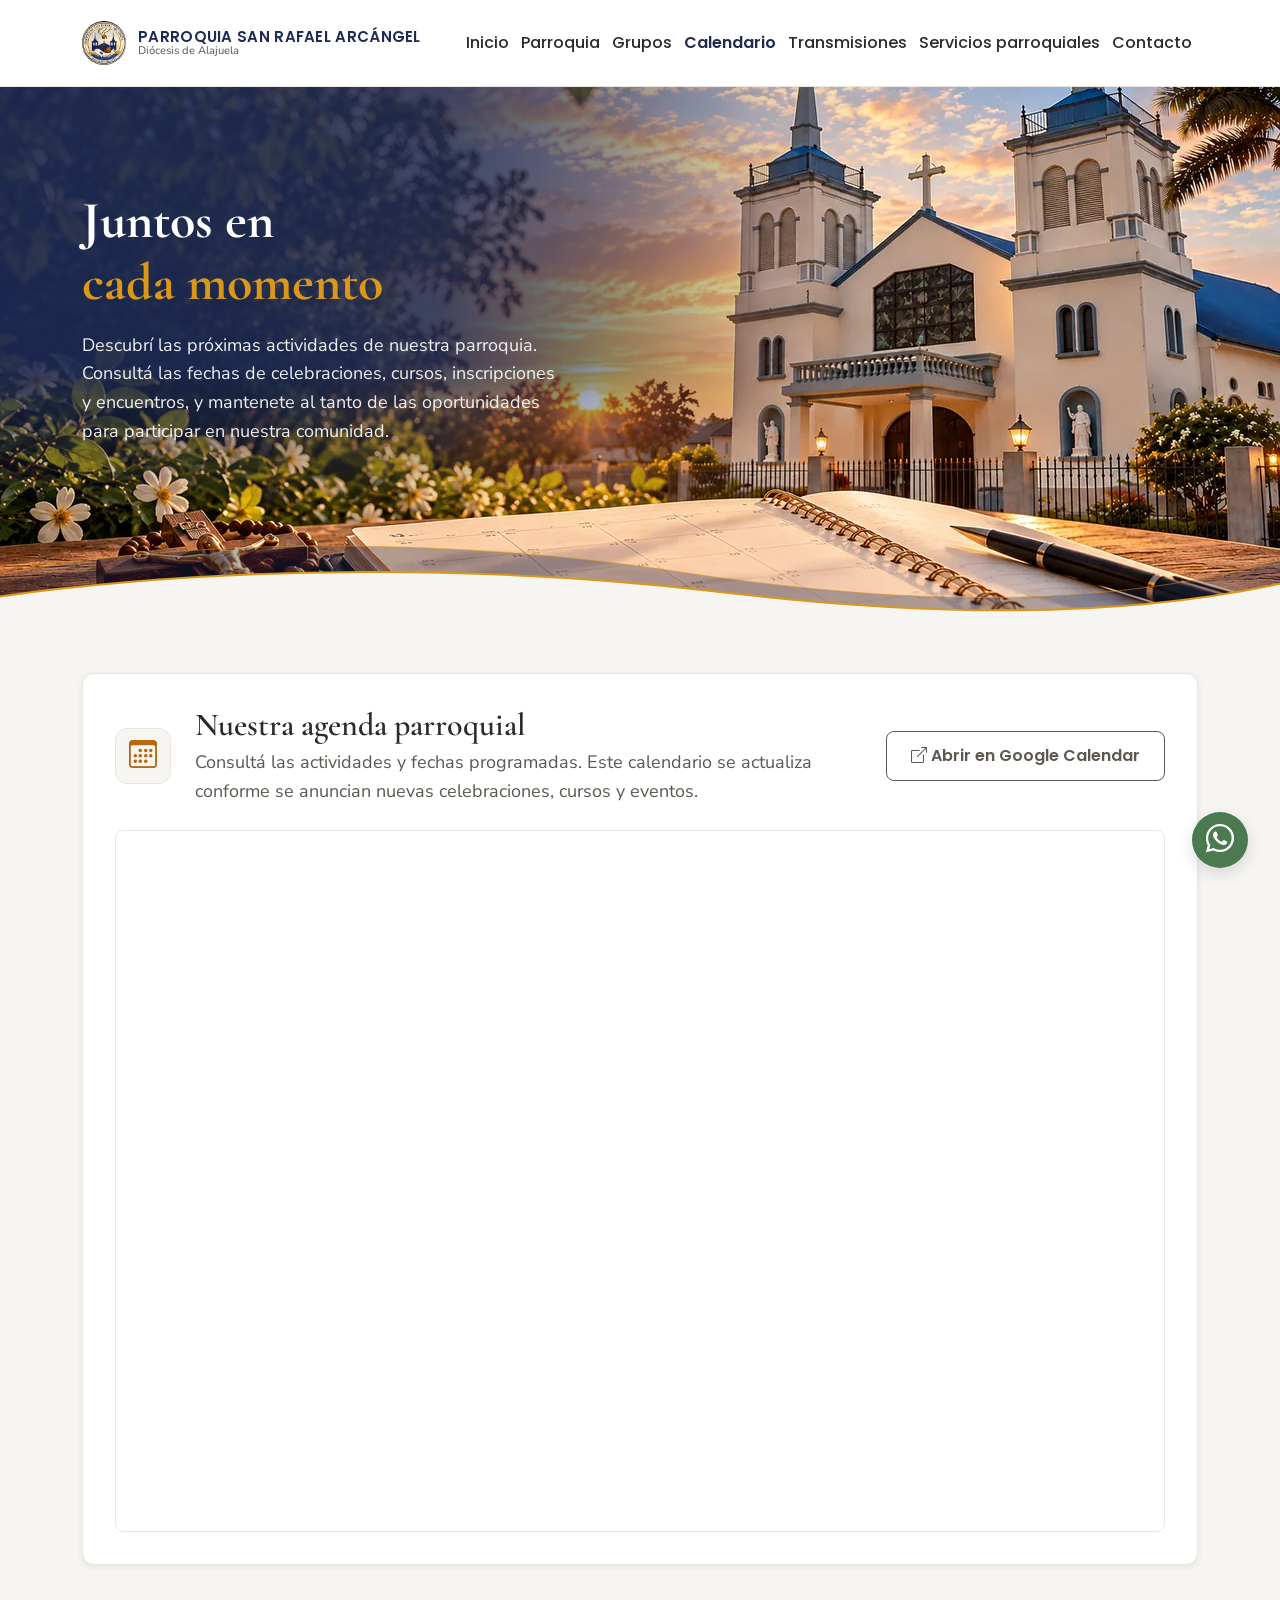
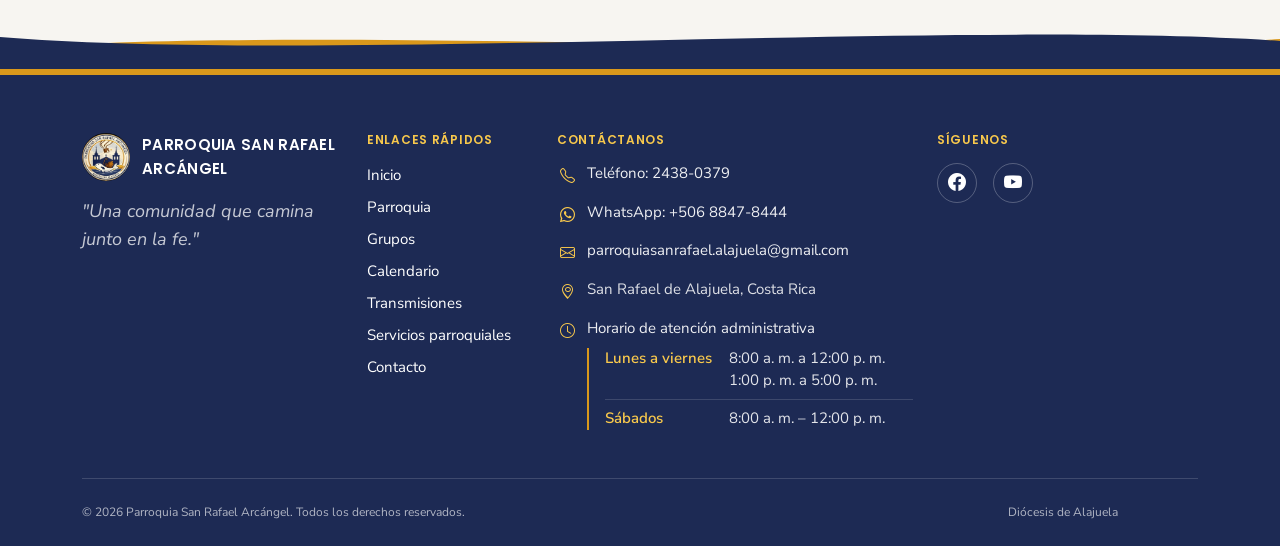
<file: pages/calendario.html>
<!doctype html>
<html lang="es">
  <head>
    <meta charset="UTF-8" />
    <meta name="viewport" content="width=device-width, initial-scale=1.0" />
    <title>Calendario | Parroquia San Rafael Arcángel</title>
    <meta
      name="description"
      content="Consulta el calendario de actividades y eventos de la Parroquia San Rafael Arcángel."
    />
    <meta property="og:type" content="website" />
    <meta property="og:locale" content="es_CR" />
    <meta property="og:title" content="Calendario | Parroquia San Rafael Arcángel" />
    <meta
      property="og:description"
      content="Consulta el calendario de actividades y eventos de la Parroquia San Rafael Arcángel."
    />

    <!-- Favicon (logotipo institucional) -->
    <link rel="icon" href="../favicon.ico" sizes="any" />
    <link rel="icon" type="image/png" sizes="32x32" href="../assets/icons/favicon-32x32.png" />
    <link rel="apple-touch-icon" href="../assets/icons/apple-touch-icon.png" />

    <!-- Google Fonts -->
    <link rel="preconnect" href="https://fonts.googleapis.com" />
    <link rel="preconnect" href="https://fonts.gstatic.com" crossorigin />
    <link
      href="https://fonts.googleapis.com/css2?family=Cormorant+Garamond:wght@500;600;700&family=Poppins:wght@500;600&family=Nunito+Sans:wght@400&display=swap"
      rel="stylesheet"
    />

    <!-- Bootstrap 5.3.x -->
    <link
      href="https://cdn.jsdelivr.net/npm/bootstrap@5.3.3/dist/css/bootstrap.min.css"
      rel="stylesheet"
    />

    <!-- Bootstrap Icons -->
    <link
      rel="stylesheet"
      href="https://cdn.jsdelivr.net/npm/bootstrap-icons@1.11.3/font/bootstrap-icons.min.css"
    />

    <!-- Estilos propios -->
    <link rel="stylesheet" href="../assets/css/variables.css" />
    <link rel="stylesheet" href="../assets/css/main.css" />
    <link rel="stylesheet" href="../assets/css/components.css" />
    <link rel="stylesheet" href="../assets/css/calendario.css" />
  </head>

  <body>
    <a class="visually-hidden-focusable" href="#main-content">Saltar al contenido principal</a>

    <!-- ===================== NAVBAR (global, igual que Inicio, Parroquia y Grupos) ===================== -->
    <header>
      <nav class="navbar navbar-expand-xl sticky-top site-navbar" aria-label="Navegación principal">
        <div class="container">
          <a class="navbar-brand" href="../index.html">
            <img
              src="../assets/img/logo/Logo.jpeg"
              alt="Escudo de la Parroquia San Rafael Arcángel"
              class="site-navbar__logo"
              width="44"
              height="44"
            />
            <span class="site-navbar__wordmark">
              <strong>Parroquia San Rafael Arcángel</strong>
              <small>Diócesis de Alajuela</small>
            </span>
          </a>

          <button
            class="navbar-toggler"
            type="button"
            data-bs-toggle="collapse"
            data-bs-target="#mainNav"
            aria-controls="mainNav"
            aria-expanded="false"
            aria-label="Abrir menú de navegación"
          >
            <span class="navbar-toggler-icon"></span>
          </button>

          <div class="collapse navbar-collapse" id="mainNav">
            <ul class="navbar-nav ms-auto align-items-xl-center gap-xxl-1">
              <li class="nav-item">
                <a class="nav-link" href="../index.html">Inicio</a>
              </li>
              <li class="nav-item">
                <a class="nav-link" href="parroquia.html">Parroquia</a>
              </li>
              <li class="nav-item">
                <a class="nav-link" href="grupos.html">Grupos</a>
              </li>
              <li class="nav-item">
                <a class="nav-link active" aria-current="page" href="calendario.html">Calendario</a>
              </li>
              <li class="nav-item">
                <a class="nav-link" href="transmisiones.html">Transmisiones</a>
              </li>
              <li class="nav-item">
                <a class="nav-link" href="servicios-parroquiales.html">Servicios parroquiales</a>
              </li>
              <li class="nav-item">
                <a class="nav-link" href="contacto.html">Contacto</a>
              </li>
            </ul>
          </div>
        </div>
      </nav>
    </header>

    <main id="main-content">
      <!-- ===================== HERO (propio de Calendario) ===================== -->
      <section class="hero-interior calendario-hero" aria-labelledby="calendario-hero-heading">
        <picture class="calendario-hero__media">
          <source
            type="image/webp"
            srcset="
              ../assets/img/galeria/herocalendario-960.webp 960w,
              ../assets/img/galeria/herocalendario-1280.webp 1280w,
              ../assets/img/galeria/herocalendario-1672.webp 1672w
            "
            sizes="(max-width: 767.98px) 120vw, 100vw"
          />
          <img
            class="calendario-hero__img"
            src="../assets/img/galeria/herocalendario.png"
            alt="Recreación digital de la Parroquia San Rafael Arcángel al atardecer, con sus dos torres al fondo y, en primer plano, una agenda abierta, un bolígrafo y un crucifijo sobre una mesa de madera"
            width="1672"
            height="941"
            fetchpriority="high"
            decoding="async"
          />
        </picture>
        <div class="container">
          <div class="calendario-hero__content">
            <h1 id="calendario-hero-heading" class="hero-title">Juntos en <span class="hero-title__acento">cada momento</span></h1>
            <p class="hero-text">
              Descubrí las próximas actividades de nuestra parroquia. Consultá las fechas de celebraciones, cursos, inscripciones y encuentros, y mantenete al tanto de las oportunidades para participar en nuestra comunidad.
            </p>
          </div>
        </div>
        <!-- Doble curva de transición Hero → sección siguiente (componente compartido .hero-curva,
             components.css): banda azul translúcida, curva del color de la sección que sigue y filete dorado. -->
        <svg class="hero-curva" viewBox="0 0 1440 120" preserveAspectRatio="none" aria-hidden="true" focusable="false">
          <path class="hero-curva__azul" d="M0,62 C220,18 520,22 760,58 S1230,104 1440,46 L1440,120 L0,120 Z" />
          <path class="hero-curva__eco" d="M0,62 C220,18 520,22 760,58 S1230,104 1440,46" />
          <path class="hero-curva__crema" d="M0,86 C260,50 560,52 800,80 S1250,112 1440,72 L1440,120 L0,120 Z" />
          <path class="hero-curva__linea" d="M0,86 C260,50 560,52 800,80 S1250,112 1440,72" />
        </svg>
      </section>

      <!-- ===================== CALENDARIO PARROQUIAL (Google Calendar embebido) ===================== -->
      <section class="calendario-parroquial" aria-labelledby="calendario-heading">
        <div class="container">
          <div class="calendario-card">
            <div class="calendario-card__header">
              <span class="calendario-card__icon" aria-hidden="true"><i class="bi bi-calendar3"></i></span>
              <div class="calendario-card__titles">
                <h2 id="calendario-heading" class="calendario-card__title">Nuestra agenda parroquial</h2>
                <p class="calendario-card__intro">Consultá las actividades y fechas programadas. Este calendario se actualiza conforme se anuncian nuevas celebraciones, cursos y eventos.</p>
              </div>
              <div class="calendario-card__action">
                <a
                  class="btn btn-outline-primary"
                  href="https://calendar.google.com/calendar/embed?src=ff610d4c0cf44d755d005a1ca9eaa53ce10f9fbddae1840c9ff5043eec77c18b%40group.calendar.google.com&amp;ctz=America%2FCosta_Rica"
                  target="_blank"
                  rel="noopener noreferrer"
                >
                  <i class="bi bi-box-arrow-up-right" aria-hidden="true"></i>
                  Abrir en Google Calendar
                  <span class="visually-hidden">(se abre en una pestaña nueva)</span>
                </a>
              </div>
            </div>

            <!-- Calendario público dedicado "Calendario Parroquial" (zona horaria America/Costa_Rica).
                 Embed oficial de Google, sin API key ni backend. Para cambiar de calendario se
                 reemplaza el identificador (src) aquí y en el enlace "Abrir en Google Calendar". -->
            <div class="calendario-embed">
              <iframe
                src="https://calendar.google.com/calendar/embed?src=ff610d4c0cf44d755d005a1ca9eaa53ce10f9fbddae1840c9ff5043eec77c18b%40group.calendar.google.com&amp;ctz=America%2FCosta_Rica&amp;hl=es&amp;wkst=2&amp;mode=MONTH&amp;bgcolor=%23ffffff&amp;showTitle=0&amp;showPrint=0&amp;showTz=0&amp;showCalendars=0"
                title="Calendario parroquial de actividades y eventos (Google Calendar)"
                loading="lazy"
              ></iframe>
            </div>
          </div>
        </div>
      </section>
    </main>

    <!-- Transición hacia el footer: mismo patrón navy/dorado en capas que Inicio, Parroquia y Grupos,
         reproducido en calendario.css sin la insignia circular. -->
    <div class="wave-transition" aria-hidden="true">
      <svg class="wave-transition-gold" viewBox="0 0 1440 56" preserveAspectRatio="none" xmlns="http://www.w3.org/2000/svg">
        <path fill="var(--color-secondary)" d="M0,30 C360,4 1080,44 1440,20 L1440,56 L0,56 Z" />
      </svg>
      <svg class="wave-transition-navy" viewBox="0 0 1440 56" preserveAspectRatio="none" xmlns="http://www.w3.org/2000/svg">
        <path fill="var(--color-primary)" d="M0,24 C360,50 1080,6 1440,28 L1440,56 L0,56 Z" />
      </svg>
    </div>

    <!-- ===================== FOOTER (global, estandarizado) =====================
         Datos de la oficina parroquial en «Contáctanos». Estilos del bloque en components.css. -->
    <footer class="site-footer on-dark">
      <div class="container">
        <div class="row g-4">
          <div class="col-12 col-lg-3">
            <div class="site-footer__brand">
              <img src="../assets/img/logo/Logo.jpeg" alt="Escudo de la Parroquia San Rafael Arcángel" />
              <span class="site-footer__brand-name">Parroquia San Rafael Arcángel</span>
            </div>
            <p class="site-footer__tagline">"Una comunidad que camina junto en la fe."</p>
          </div>

          <div class="col-12 col-sm-6 col-lg-2">
            <h2 class="footer__heading">Enlaces rápidos</h2>
            <ul class="site-footer__list">
              <li><a href="../index.html">Inicio</a></li>
              <li><a href="parroquia.html">Parroquia</a></li>
              <li><a href="grupos.html">Grupos</a></li>
              <li><a href="calendario.html">Calendario</a></li>
              <li><a href="transmisiones.html">Transmisiones</a></li>
              <li><a href="servicios-parroquiales.html">Servicios parroquiales</a></li>
              <li><a href="contacto.html">Contacto</a></li>
            </ul>
          </div>

          <div class="col-12 col-sm-6 col-lg-4">
            <h2 class="footer__heading">Contáctanos</h2>
            <ul class="site-footer__list site-footer__list--contact">
              <li class="site-footer__contact-item">
                <i class="bi bi-telephone" aria-hidden="true"></i>
                <a href="tel:+50624380379">Teléfono: 2438-0379</a>
              </li>
              <li class="site-footer__contact-item">
                <i class="bi bi-whatsapp" aria-hidden="true"></i>
                <a href="https://wa.me/50688478444" target="_blank" rel="noopener noreferrer">
                  WhatsApp: +506 8847-8444
                  <span class="visually-hidden">(se abre en una pestaña nueva)</span>
                </a>
              </li>
              <li class="site-footer__contact-item">
                <i class="bi bi-envelope" aria-hidden="true"></i>
                <a class="site-footer__email" href="mailto:parroquiasanrafael.alajuela@gmail.com">
                  parroquiasanrafael.alajuela<wbr />@gmail.com
                </a>
              </li>
              <li class="site-footer__contact-item">
                <i class="bi bi-geo-alt" aria-hidden="true"></i>
                <span>San Rafael de Alajuela, Costa Rica</span>
              </li>
              <li class="site-footer__contact-item">
                <i class="bi bi-clock" aria-hidden="true"></i>
                <div class="site-footer__hours">
                  <span class="site-footer__hours-title">Horario de atención administrativa</span>
                  <dl class="site-footer__hours-list">
                    <div>
                      <dt>Lunes a viernes</dt>
                      <dd>
                        <span class="d-block">8:00&nbsp;a.&nbsp;m. a 12:00&nbsp;p.&nbsp;m.<span class="visually-hidden"> y</span></span>
                        <span class="d-block">1:00&nbsp;p.&nbsp;m. a 5:00&nbsp;p.&nbsp;m.</span>
                      </dd>
                    </div>
                    <div>
                      <dt>Sábados</dt>
                      <dd>8:00&nbsp;a.&nbsp;m. – 12:00&nbsp;p.&nbsp;m.</dd>
                    </div>
                  </dl>
                </div>
              </li>
            </ul>
          </div>

          <div class="col-12 col-lg-3">
            <h2 class="footer__heading">Síguenos</h2>
            <ul class="site-footer__social">
              <li>
                <a
                  href="https://www.facebook.com/p/Parroquia-San-Rafael-Arc%C3%A1ngel-Alajuela-61587443041769/?locale=es_LA"
                  target="_blank"
                  rel="noopener noreferrer"
                  aria-label="Facebook de la parroquia (se abre en una pestaña nueva)"
                >
                  <i class="bi bi-facebook" aria-hidden="true"></i>
                </a>
              </li>
              <li>
                <a
                  href="https://www.youtube.com/@ParroquiaSanRafaeldeAlajuela"
                  target="_blank"
                  rel="noopener noreferrer"
                  aria-label="YouTube de la parroquia (se abre en una pestaña nueva)"
                >
                  <i class="bi bi-youtube" aria-hidden="true"></i>
                </a>
              </li>
            </ul>
          </div>
        </div>

        <div class="site-footer__bottom">
          <span>© 2026 Parroquia San Rafael Arcángel. Todos los derechos reservados.</span>
          <span>Diócesis de Alajuela</span>
        </div>
      </div>
    </footer>

    <!-- ===================== BOTÓN FLOTANTE DE WHATSAPP (global) =====================
         Enlace a la conversación de WhatsApp de la oficina parroquial; mismo marcado y estilos
         (components.css) en todas las páginas. -->
    <a
      class="whatsapp-float"
      href="https://wa.me/50688478444"
      target="_blank"
      rel="noopener noreferrer"
      aria-label="Escribir por WhatsApp a la oficina parroquial (se abre en una pestaña nueva)"
    >
      <i class="bi bi-whatsapp" aria-hidden="true"></i>
    </a>

    <!-- Bootstrap Bundle (incluye Popper) — necesario para navbar -->
    <script src="https://cdn.jsdelivr.net/npm/bootstrap@5.3.3/dist/js/bootstrap.bundle.min.js"></script>
  </body>
</html>
</file>
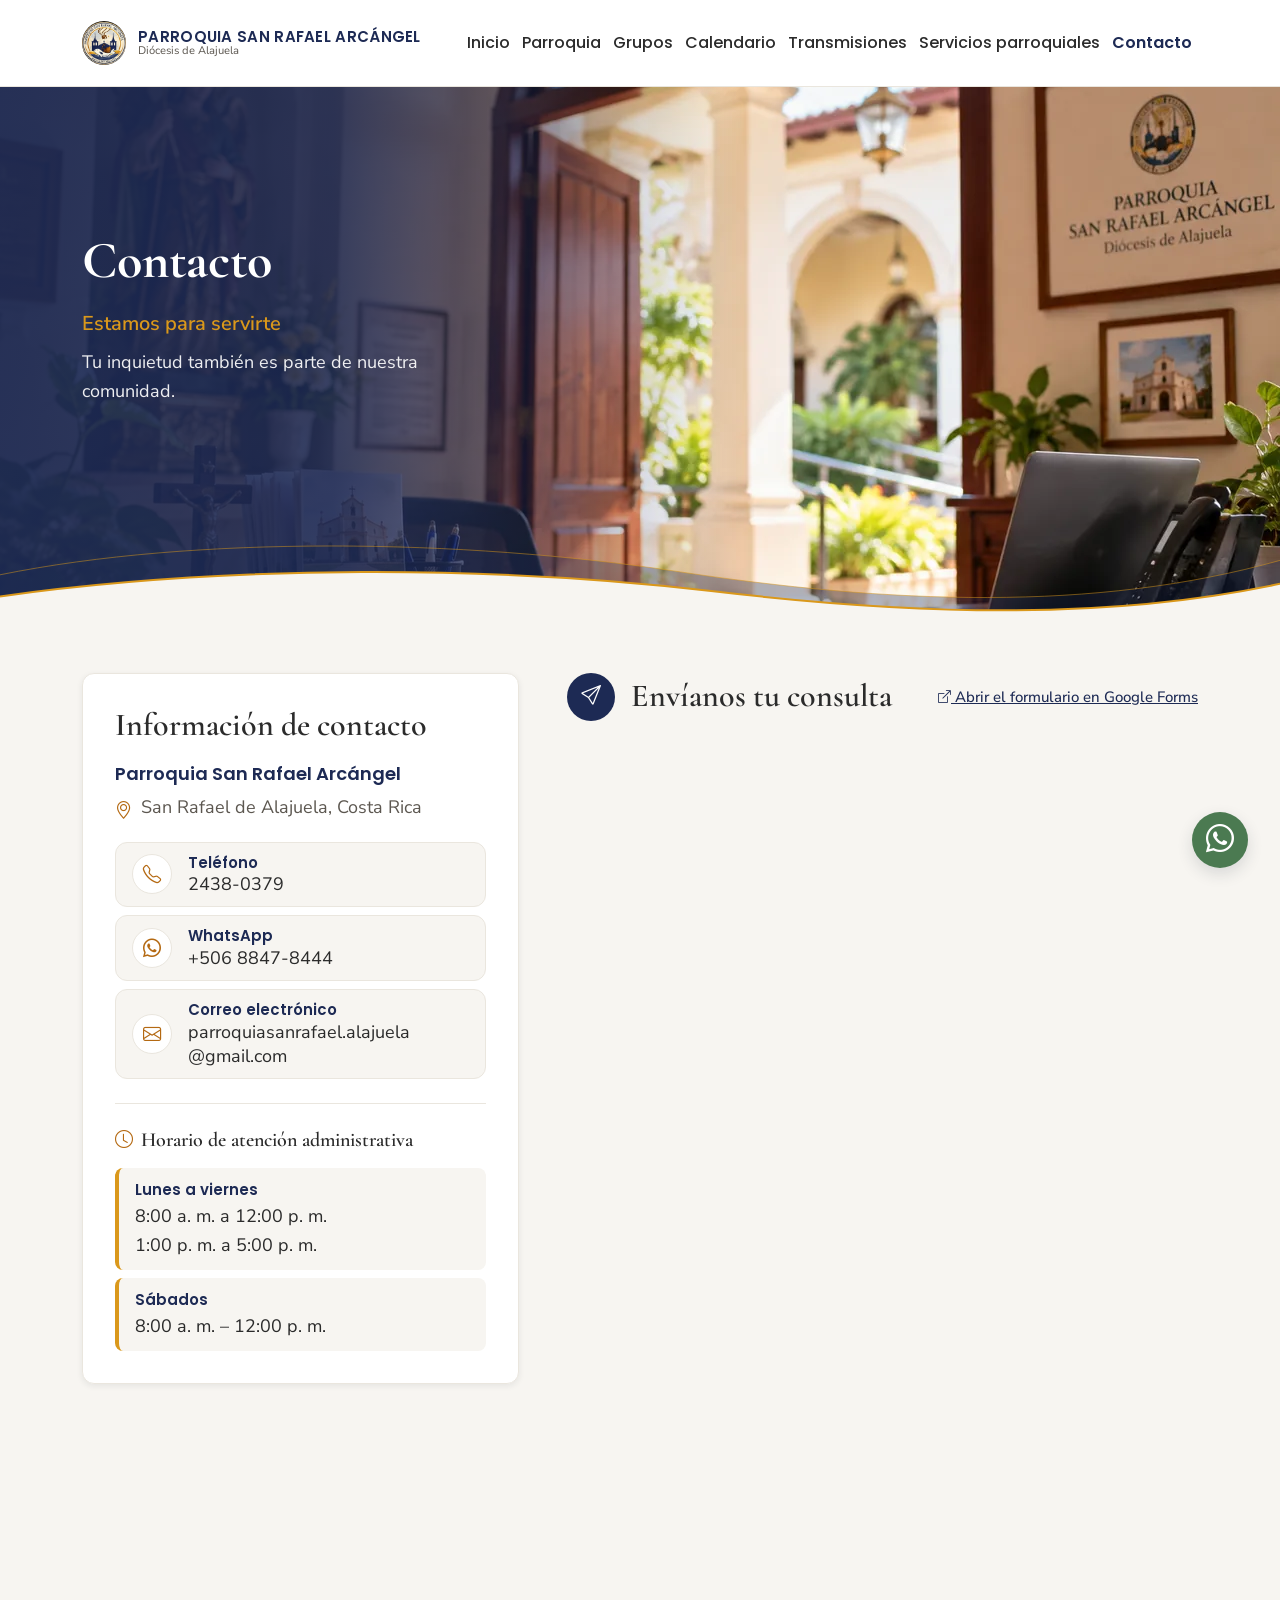
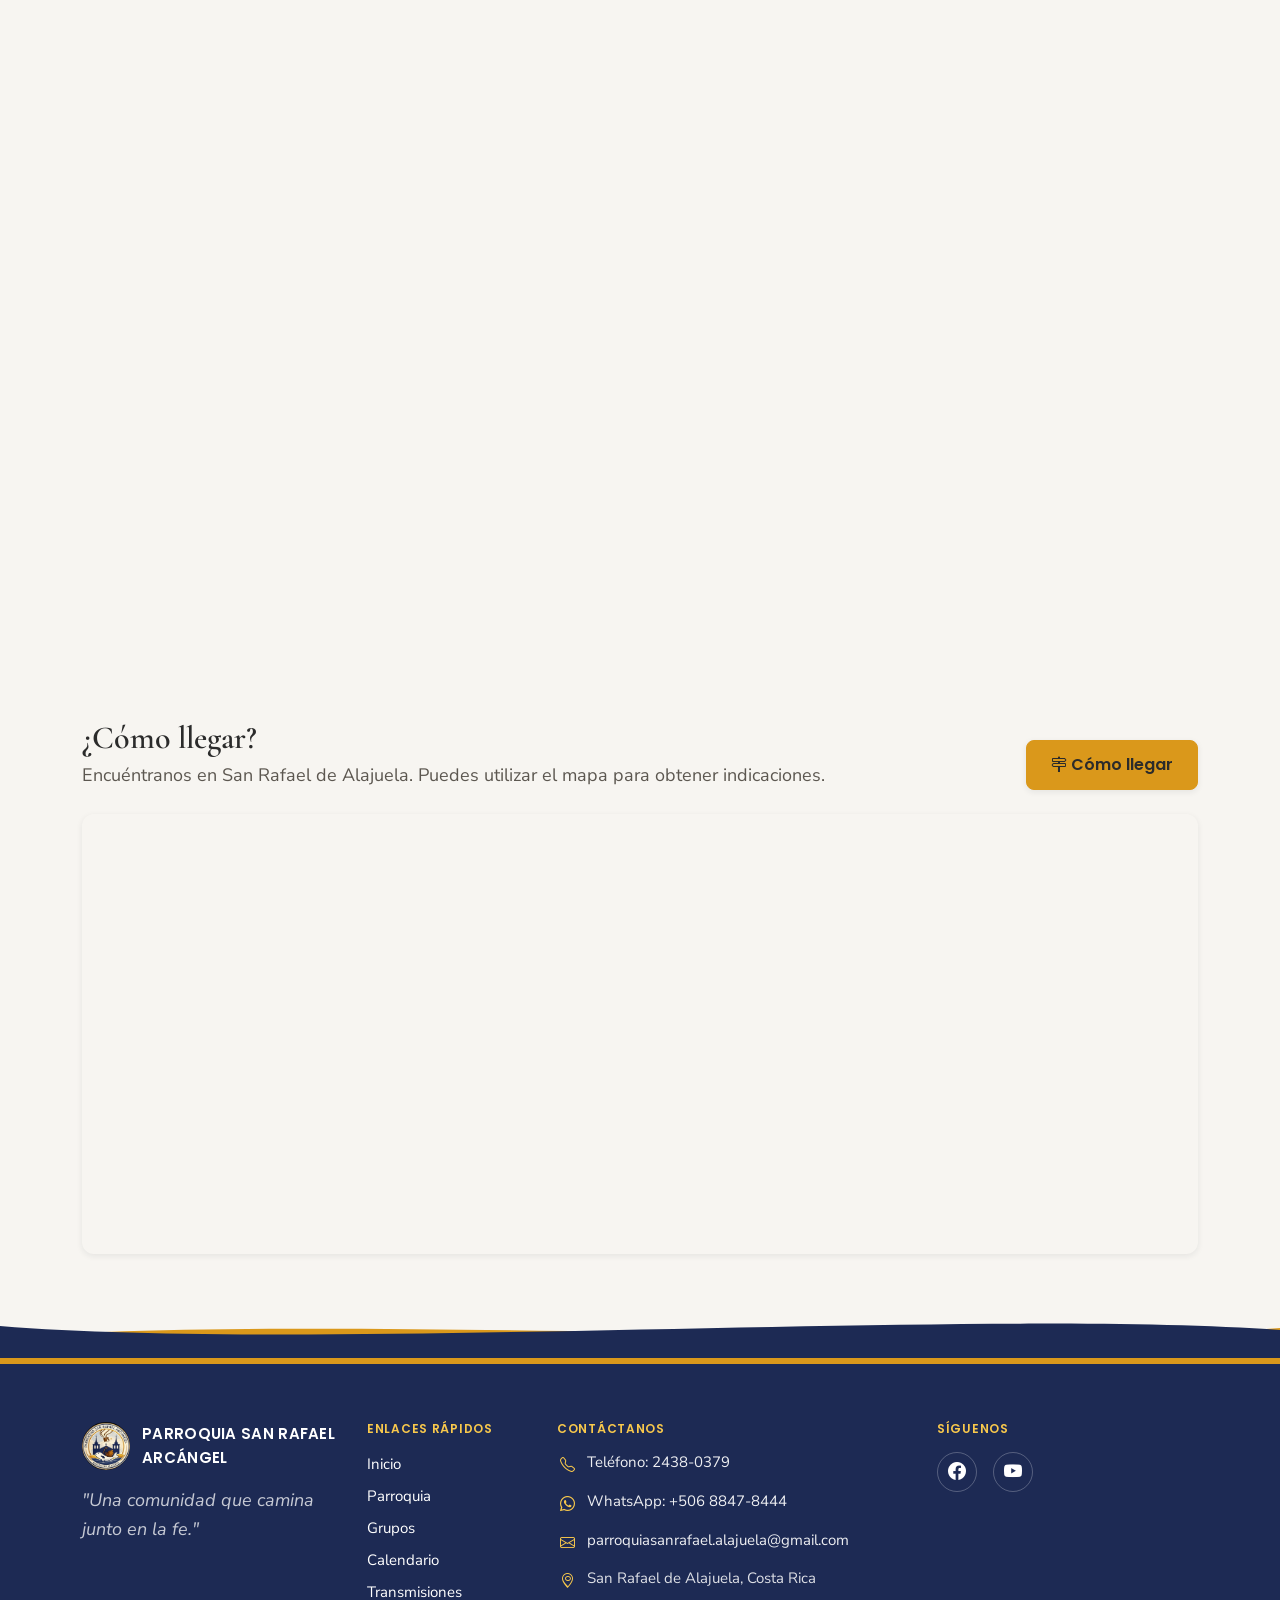
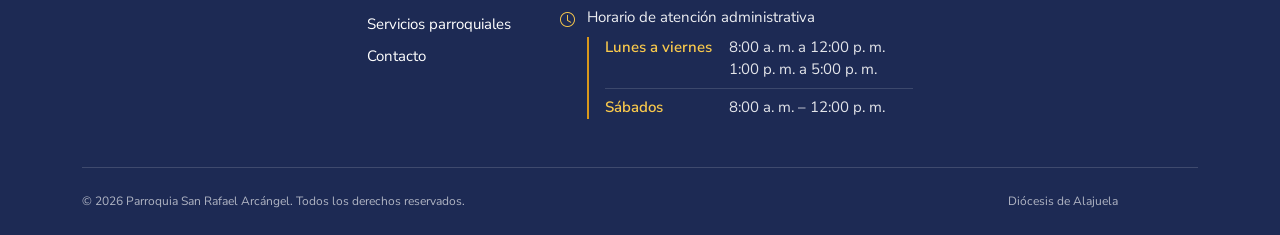
<file: pages/contacto.html>
<!doctype html>
<html lang="es">
  <head>
    <meta charset="UTF-8" />
    <meta name="viewport" content="width=device-width, initial-scale=1.0" />
    <title>Contacto | Parroquia San Rafael Arcángel</title>
    <meta
      name="description"
      content="Datos de contacto y horario de atención de la oficina parroquial, formulario de consultas generales y ubicación de la Parroquia San Rafael Arcángel."
    />
    <meta property="og:type" content="website" />
    <meta property="og:locale" content="es_CR" />
    <meta property="og:title" content="Contacto | Parroquia San Rafael Arcángel" />
    <meta
      property="og:description"
      content="Datos de contacto y horario de atención de la oficina parroquial, formulario de consultas generales y ubicación de la Parroquia San Rafael Arcángel."
    />

    <!-- Favicon (logotipo institucional) -->
    <link rel="icon" href="../favicon.ico" sizes="any" />
    <link rel="icon" type="image/png" sizes="32x32" href="../assets/icons/favicon-32x32.png" />
    <link rel="apple-touch-icon" href="../assets/icons/apple-touch-icon.png" />

    <!-- Google Fonts -->
    <link rel="preconnect" href="https://fonts.googleapis.com" />
    <link rel="preconnect" href="https://fonts.gstatic.com" crossorigin />
    <link
      href="https://fonts.googleapis.com/css2?family=Cormorant+Garamond:wght@500;600;700&family=Poppins:wght@500;600&family=Nunito+Sans:wght@400&display=swap"
      rel="stylesheet"
    />

    <!-- Bootstrap 5.3.x -->
    <link
      href="https://cdn.jsdelivr.net/npm/bootstrap@5.3.3/dist/css/bootstrap.min.css"
      rel="stylesheet"
    />

    <!-- Bootstrap Icons -->
    <link
      rel="stylesheet"
      href="https://cdn.jsdelivr.net/npm/bootstrap-icons@1.11.3/font/bootstrap-icons.min.css"
    />

    <!-- Estilos propios -->
    <link rel="stylesheet" href="../assets/css/variables.css" />
    <link rel="stylesheet" href="../assets/css/main.css" />
    <link rel="stylesheet" href="../assets/css/components.css" />
    <link rel="stylesheet" href="../assets/css/contacto.css" />
  </head>

  <body>
    <a class="visually-hidden-focusable" href="#main-content">Saltar al contenido principal</a>

    <!-- ===================== NAVBAR (global, igual que las demás páginas) ===================== -->
    <header>
      <nav class="navbar navbar-expand-xl sticky-top site-navbar" aria-label="Navegación principal">
        <div class="container">
          <a class="navbar-brand" href="../index.html">
            <img
              src="../assets/img/logo/Logo.jpeg"
              alt="Escudo de la Parroquia San Rafael Arcángel"
              class="site-navbar__logo"
              width="44"
              height="44"
            />
            <span class="site-navbar__wordmark">
              <strong>Parroquia San Rafael Arcángel</strong>
              <small>Diócesis de Alajuela</small>
            </span>
          </a>

          <button
            class="navbar-toggler"
            type="button"
            data-bs-toggle="collapse"
            data-bs-target="#mainNav"
            aria-controls="mainNav"
            aria-expanded="false"
            aria-label="Abrir menú de navegación"
          >
            <span class="navbar-toggler-icon"></span>
          </button>

          <div class="collapse navbar-collapse" id="mainNav">
            <ul class="navbar-nav ms-auto align-items-xl-center gap-xxl-1">
              <li class="nav-item">
                <a class="nav-link" href="../index.html">Inicio</a>
              </li>
              <li class="nav-item">
                <a class="nav-link" href="parroquia.html">Parroquia</a>
              </li>
              <li class="nav-item">
                <a class="nav-link" href="grupos.html">Grupos</a>
              </li>
              <li class="nav-item">
                <a class="nav-link" href="calendario.html">Calendario</a>
              </li>
              <li class="nav-item">
                <a class="nav-link" href="transmisiones.html">Transmisiones</a>
              </li>
              <li class="nav-item">
                <a class="nav-link" href="servicios-parroquiales.html">Servicios parroquiales</a>
              </li>
              <li class="nav-item">
                <a class="nav-link active" aria-current="page" href="contacto.html">Contacto</a>
              </li>
            </ul>
          </div>
        </div>
      </nav>
    </header>

    <main id="main-content">
      <!-- ===================== HERO (propio de Contacto) ===================== -->
      <section class="hero-interior contacto-hero" aria-labelledby="contacto-hero-heading">
        <picture class="contacto-hero__media">
          <source
            type="image/webp"
            srcset="
              ../assets/img/galeria/herocontacto-960.webp 960w,
              ../assets/img/galeria/herocontacto-1280.webp 1280w,
              ../assets/img/galeria/herocontacto-1672.webp 1672w
            "
            sizes="(max-width: 767.98px) 120vw, 100vw"
          />
          <img
            class="contacto-hero__img"
            src="../assets/img/galeria/herocontacto.png"
            alt="Recreación digital de un espacio de atención parroquial: un escritorio de madera con un crucifijo, folletos, una computadora portátil y un teléfono; al fondo, la imagen de San Rafael Arcángel y una puerta abierta hacia un patio iluminado"
            width="1672"
            height="940"
            fetchpriority="high"
            decoding="async"
          />
        </picture>
        <div class="container">
          <div class="contacto-hero__row">
            <div class="contacto-hero__content">
              <h1 id="contacto-hero-heading" class="hero-title">Contacto</h1>
              <p class="hero-lead hero-lead--acento contacto-hero__subtitle">Estamos para servirte</p>
            </div>
            <p class="hero-text contacto-hero__note">Tu inquietud también es parte de nuestra comunidad.</p>
          </div>
        </div>
        <!-- Doble curva de transición Hero → sección siguiente (componente compartido .hero-curva,
             components.css): banda azul translúcida, curva del color de la sección que sigue y filete dorado. -->
        <svg class="hero-curva" viewBox="0 0 1440 120" preserveAspectRatio="none" aria-hidden="true" focusable="false">
          <path class="hero-curva__azul" d="M0,62 C220,18 520,22 760,58 S1230,104 1440,46 L1440,120 L0,120 Z" />
          <path class="hero-curva__eco" d="M0,62 C220,18 520,22 760,58 S1230,104 1440,46" />
          <path class="hero-curva__crema" d="M0,86 C260,50 560,52 800,80 S1250,112 1440,72 L1440,120 L0,120 Z" />
          <path class="hero-curva__linea" d="M0,86 C260,50 560,52 800,80 S1250,112 1440,72" />
        </svg>
      </section>

      <!-- ===================== OFICINA PARROQUIAL + FORMULARIO =====================
           Orden del código = orden móvil (información primero, formulario después);
           en escritorio, información a la izquierda y formulario a la derecha. -->
      <section class="contacto-principal" aria-label="Información de contacto y formulario de consultas">
        <div class="container">
          <div class="row g-4 g-lg-5">
            <!-- Información de la oficina parroquial -->
            <div class="col-12 col-lg-5">
              <article class="contacto-card contacto-info" aria-labelledby="contacto-info-heading">
                <h2 id="contacto-info-heading" class="contacto-card__title">Información de contacto</h2>

                <address class="contacto-address">
                  <p class="contacto-address__name">Parroquia San Rafael Arcángel</p>
                  <p class="contacto-address__place">
                    <i class="bi bi-geo-alt" aria-hidden="true"></i>
                    <span>San Rafael de Alajuela, Costa Rica</span>
                  </p>

                  <ul class="contacto-canales">
                    <li>
                      <a class="contacto-canal" href="tel:+50624380379">
                        <span class="contacto-canal__icon" aria-hidden="true"><i class="bi bi-telephone"></i></span>
                        <span class="contacto-canal__text">
                          <span class="contacto-canal__label">Teléfono</span>
                          <span class="contacto-canal__value">2438-0379</span>
                        </span>
                      </a>
                    </li>
                    <li>
                      <a
                        class="contacto-canal"
                        href="https://wa.me/50688478444"
                        target="_blank"
                        rel="noopener noreferrer"
                      >
                        <span class="contacto-canal__icon" aria-hidden="true"><i class="bi bi-whatsapp"></i></span>
                        <span class="contacto-canal__text">
                          <span class="contacto-canal__label">WhatsApp</span>
                          <span class="contacto-canal__value">+506 8847-8444</span>
                        </span>
                        <span class="visually-hidden">(se abre en una pestaña nueva)</span>
                      </a>
                    </li>
                    <li>
                      <a class="contacto-canal" href="mailto:parroquiasanrafael.alajuela@gmail.com">
                        <span class="contacto-canal__icon" aria-hidden="true"><i class="bi bi-envelope"></i></span>
                        <span class="contacto-canal__text">
                          <span class="contacto-canal__label">Correo electrónico</span>
                          <span class="contacto-canal__value">parroquiasanrafael.alajuela<wbr />@gmail.com</span>
                        </span>
                      </a>
                    </li>
                  </ul>
                </address>

                <div class="contacto-horarios">
                  <h3 class="contacto-horarios__title">
                    <i class="bi bi-clock" aria-hidden="true"></i>
                    Horario de atención administrativa
                  </h3>
                  <dl class="contacto-horarios__list">
                    <div class="contacto-horario">
                      <dt>Lunes a viernes</dt>
                      <dd>
                        <span class="d-block">8:00 a. m. a 12:00 p. m.<span class="visually-hidden"> y</span></span>
                        <span class="d-block">1:00 p. m. a 5:00 p. m.</span>
                      </dd>
                    </div>
                    <div class="contacto-horario">
                      <dt>Sábados</dt>
                      <dd>8:00 a. m. – 12:00 p. m.</dd>
                    </div>
                  </dl>
                </div>
              </article>
            </div>

            <!-- Formulario de consultas generales (Google Forms, sin modificar su configuración) -->
            <div class="col-12 col-lg-7">
              <section class="contacto-form" aria-labelledby="contacto-form-heading">
                <div class="contacto-form__header">
                  <div class="contacto-form__heading">
                    <span class="contacto-form__icon" aria-hidden="true"><i class="bi bi-send"></i></span>
                    <h2 id="contacto-form-heading" class="contacto-form__title">Envíanos tu consulta</h2>
                  </div>
                  <a
                    class="contacto-form__alt"
                    href="https://forms.gle/Jht2ZpmMBtCdXz6T7"
                    target="_blank"
                    rel="noopener noreferrer"
                  >
                    <i class="bi bi-box-arrow-up-right" aria-hidden="true"></i>
                    Abrir el formulario en Google Forms
                    <span class="visually-hidden">(se abre en una pestaña nueva)</span>
                  </a>
                </div>

                <!-- Formulario de Google Forms en modo incrustado. El contenido interno (título, textos,
                     colores, avisos y controles de Google) pertenece a Google y no se modifica. -->
                <div class="contacto-form__embed">
                  <iframe
                    src="https://docs.google.com/forms/d/e/1FAIpQLSfNH9keXQZ8Skq8JZJQM7I-OMGhysC2C1P8VWDHC0M5Satb5g/viewform?embedded=true"
                    title="Formulario de consultas generales de la oficina parroquial (Google Forms)"
                    loading="lazy"
                  >
                    Cargando formulario…
                  </iframe>
                </div>
              </section>
            </div>
          </div>
        </div>
      </section>

      <!-- ===================== ¿CÓMO LLEGAR? (ancla usada por los botones de Inicio) ===================== -->
      <section class="contacto-mapa" id="como-llegar" aria-labelledby="como-llegar-heading">
        <div class="container">
          <div class="contacto-mapa__header">
            <div class="contacto-mapa__titles">
              <h2 id="como-llegar-heading" class="contacto-mapa__title">¿Cómo llegar?</h2>
              <p class="contacto-mapa__intro">
                Encuéntranos en San Rafael de Alajuela. Puedes utilizar el mapa para obtener indicaciones.
              </p>
            </div>
            <a
              class="btn btn-secondary contacto-mapa__btn"
              href="https://maps.app.goo.gl/Vhz7Ezfxj7tpa8e2A"
              target="_blank"
              rel="noopener noreferrer"
            >
              <i class="bi bi-signpost-2" aria-hidden="true"></i>
              Cómo llegar
              <span class="visually-hidden">(se abre en Google Maps en una pestaña nueva)</span>
            </a>
          </div>

          <!-- Mapa de Google Maps con la ubicación de la oficina parroquial (embed oficial, sin API key). -->
          <div class="contacto-mapa__embed">
            <iframe
              src="https://www.google.com/maps/embed?pb=!1m18!1m12!1m3!1d745.2982282318341!2d-84.21313716234822!3d9.973321010725051!2m3!1f0!2f0!3f0!3m2!1i1024!2i768!4f13.1!3m3!1m2!1s0x8fa0f911eda2e6e7%3A0x1290cfcbeaa2c4a1!2sXQFP%2B6PH%2C%20122%2C%20Provincia%20de%20Alajuela%2C%20Alajuela!5e0!3m2!1ses!2scr!4v1792123461691!5m2!1ses!2scr"
              title="Mapa de Google Maps con la ubicación de la oficina de la Parroquia San Rafael Arcángel, en San Rafael de Alajuela"
              loading="lazy"
              referrerpolicy="no-referrer-when-downgrade"
              allowfullscreen
            ></iframe>
          </div>
        </div>
      </section>
    </main>

    <!-- Transición hacia el footer: mismo patrón navy/dorado en capas que las demás páginas,
         reproducido en contacto.css sin la insignia circular. -->
    <div class="wave-transition" aria-hidden="true">
      <svg class="wave-transition-gold" viewBox="0 0 1440 56" preserveAspectRatio="none" xmlns="http://www.w3.org/2000/svg">
        <path fill="var(--color-secondary)" d="M0,30 C360,4 1080,44 1440,20 L1440,56 L0,56 Z" />
      </svg>
      <svg class="wave-transition-navy" viewBox="0 0 1440 56" preserveAspectRatio="none" xmlns="http://www.w3.org/2000/svg">
        <path fill="var(--color-primary)" d="M0,24 C360,50 1080,6 1440,28 L1440,56 L0,56 Z" />
      </svg>
    </div>

    <!-- ===================== FOOTER (global, estandarizado) =====================
         Datos de la oficina parroquial en «Contáctanos». Estilos del bloque en components.css. -->
    <footer class="site-footer on-dark">
      <div class="container">
        <div class="row g-4">
          <div class="col-12 col-lg-3">
            <div class="site-footer__brand">
              <img src="../assets/img/logo/Logo.jpeg" alt="Escudo de la Parroquia San Rafael Arcángel" />
              <span class="site-footer__brand-name">Parroquia San Rafael Arcángel</span>
            </div>
            <p class="site-footer__tagline">"Una comunidad que camina junto en la fe."</p>
          </div>

          <div class="col-12 col-sm-6 col-lg-2">
            <h2 class="footer__heading">Enlaces rápidos</h2>
            <ul class="site-footer__list">
              <li><a href="../index.html">Inicio</a></li>
              <li><a href="parroquia.html">Parroquia</a></li>
              <li><a href="grupos.html">Grupos</a></li>
              <li><a href="calendario.html">Calendario</a></li>
              <li><a href="transmisiones.html">Transmisiones</a></li>
              <li><a href="servicios-parroquiales.html">Servicios parroquiales</a></li>
              <li><a href="contacto.html">Contacto</a></li>
            </ul>
          </div>

          <div class="col-12 col-sm-6 col-lg-4">
            <h2 class="footer__heading">Contáctanos</h2>
            <ul class="site-footer__list site-footer__list--contact">
              <li class="site-footer__contact-item">
                <i class="bi bi-telephone" aria-hidden="true"></i>
                <a href="tel:+50624380379">Teléfono: 2438-0379</a>
              </li>
              <li class="site-footer__contact-item">
                <i class="bi bi-whatsapp" aria-hidden="true"></i>
                <a href="https://wa.me/50688478444" target="_blank" rel="noopener noreferrer">
                  WhatsApp: +506 8847-8444
                  <span class="visually-hidden">(se abre en una pestaña nueva)</span>
                </a>
              </li>
              <li class="site-footer__contact-item">
                <i class="bi bi-envelope" aria-hidden="true"></i>
                <a class="site-footer__email" href="mailto:parroquiasanrafael.alajuela@gmail.com">
                  parroquiasanrafael.alajuela<wbr />@gmail.com
                </a>
              </li>
              <li class="site-footer__contact-item">
                <i class="bi bi-geo-alt" aria-hidden="true"></i>
                <span>San Rafael de Alajuela, Costa Rica</span>
              </li>
              <li class="site-footer__contact-item">
                <i class="bi bi-clock" aria-hidden="true"></i>
                <div class="site-footer__hours">
                  <span class="site-footer__hours-title">Horario de atención administrativa</span>
                  <dl class="site-footer__hours-list">
                    <div>
                      <dt>Lunes a viernes</dt>
                      <dd>
                        <span class="d-block">8:00&nbsp;a.&nbsp;m. a 12:00&nbsp;p.&nbsp;m.<span class="visually-hidden"> y</span></span>
                        <span class="d-block">1:00&nbsp;p.&nbsp;m. a 5:00&nbsp;p.&nbsp;m.</span>
                      </dd>
                    </div>
                    <div>
                      <dt>Sábados</dt>
                      <dd>8:00&nbsp;a.&nbsp;m. – 12:00&nbsp;p.&nbsp;m.</dd>
                    </div>
                  </dl>
                </div>
              </li>
            </ul>
          </div>

          <div class="col-12 col-lg-3">
            <h2 class="footer__heading">Síguenos</h2>
            <ul class="site-footer__social">
              <li>
                <a
                  href="https://www.facebook.com/p/Parroquia-San-Rafael-Arc%C3%A1ngel-Alajuela-61587443041769/?locale=es_LA"
                  target="_blank"
                  rel="noopener noreferrer"
                  aria-label="Facebook de la parroquia (se abre en una pestaña nueva)"
                >
                  <i class="bi bi-facebook" aria-hidden="true"></i>
                </a>
              </li>
              <li>
                <a
                  href="https://www.youtube.com/@ParroquiaSanRafaeldeAlajuela"
                  target="_blank"
                  rel="noopener noreferrer"
                  aria-label="YouTube de la parroquia (se abre en una pestaña nueva)"
                >
                  <i class="bi bi-youtube" aria-hidden="true"></i>
                </a>
              </li>
            </ul>
          </div>
        </div>

        <div class="site-footer__bottom">
          <span>© 2026 Parroquia San Rafael Arcángel. Todos los derechos reservados.</span>
          <span>Diócesis de Alajuela</span>
        </div>
      </div>
    </footer>

    <!-- ===================== BOTÓN FLOTANTE DE WHATSAPP (global) =====================
         Enlace a la conversación de WhatsApp de la oficina parroquial; mismo marcado y estilos
         (components.css) en todas las páginas. -->
    <a
      class="whatsapp-float"
      href="https://wa.me/50688478444"
      target="_blank"
      rel="noopener noreferrer"
      aria-label="Escribir por WhatsApp a la oficina parroquial (se abre en una pestaña nueva)"
    >
      <i class="bi bi-whatsapp" aria-hidden="true"></i>
    </a>

    <!-- Bootstrap Bundle (incluye Popper) — necesario para navbar -->
    <script src="https://cdn.jsdelivr.net/npm/bootstrap@5.3.3/dist/js/bootstrap.bundle.min.js"></script>
  </body>
</html>
</file>
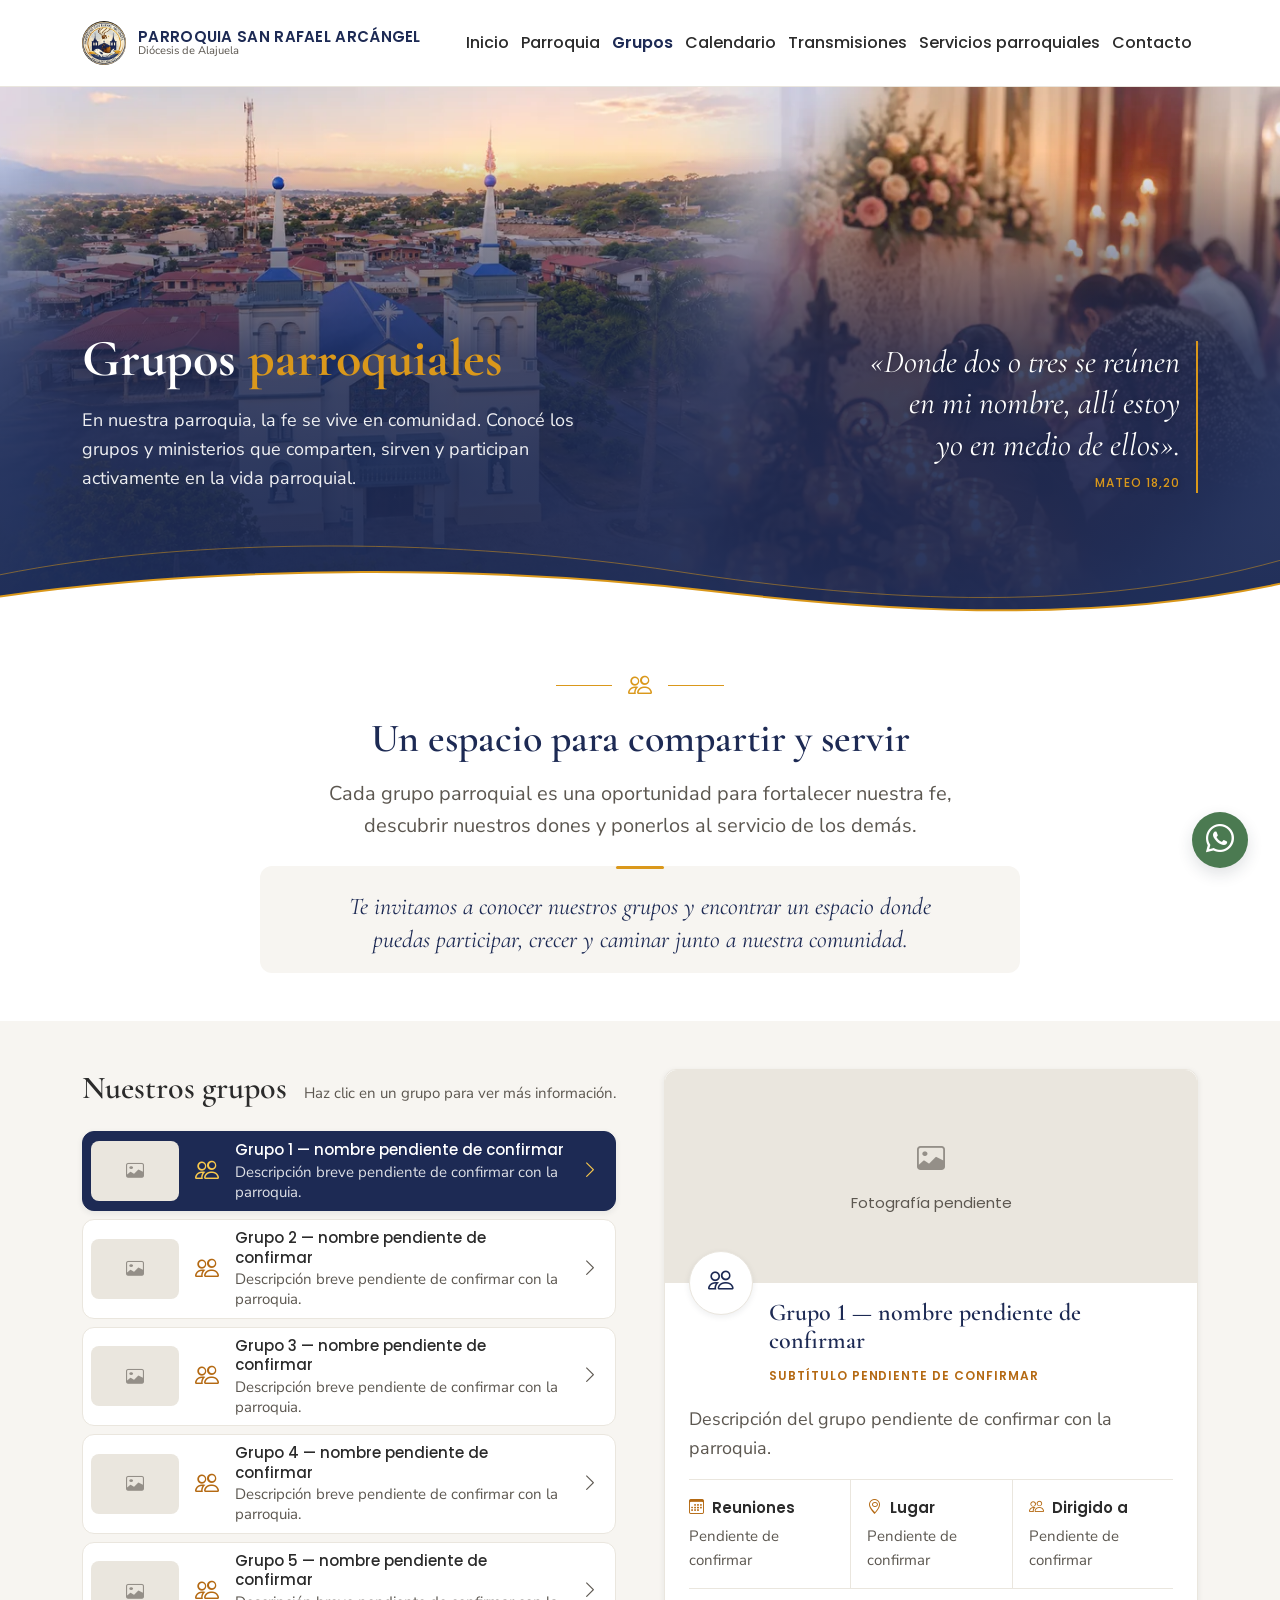
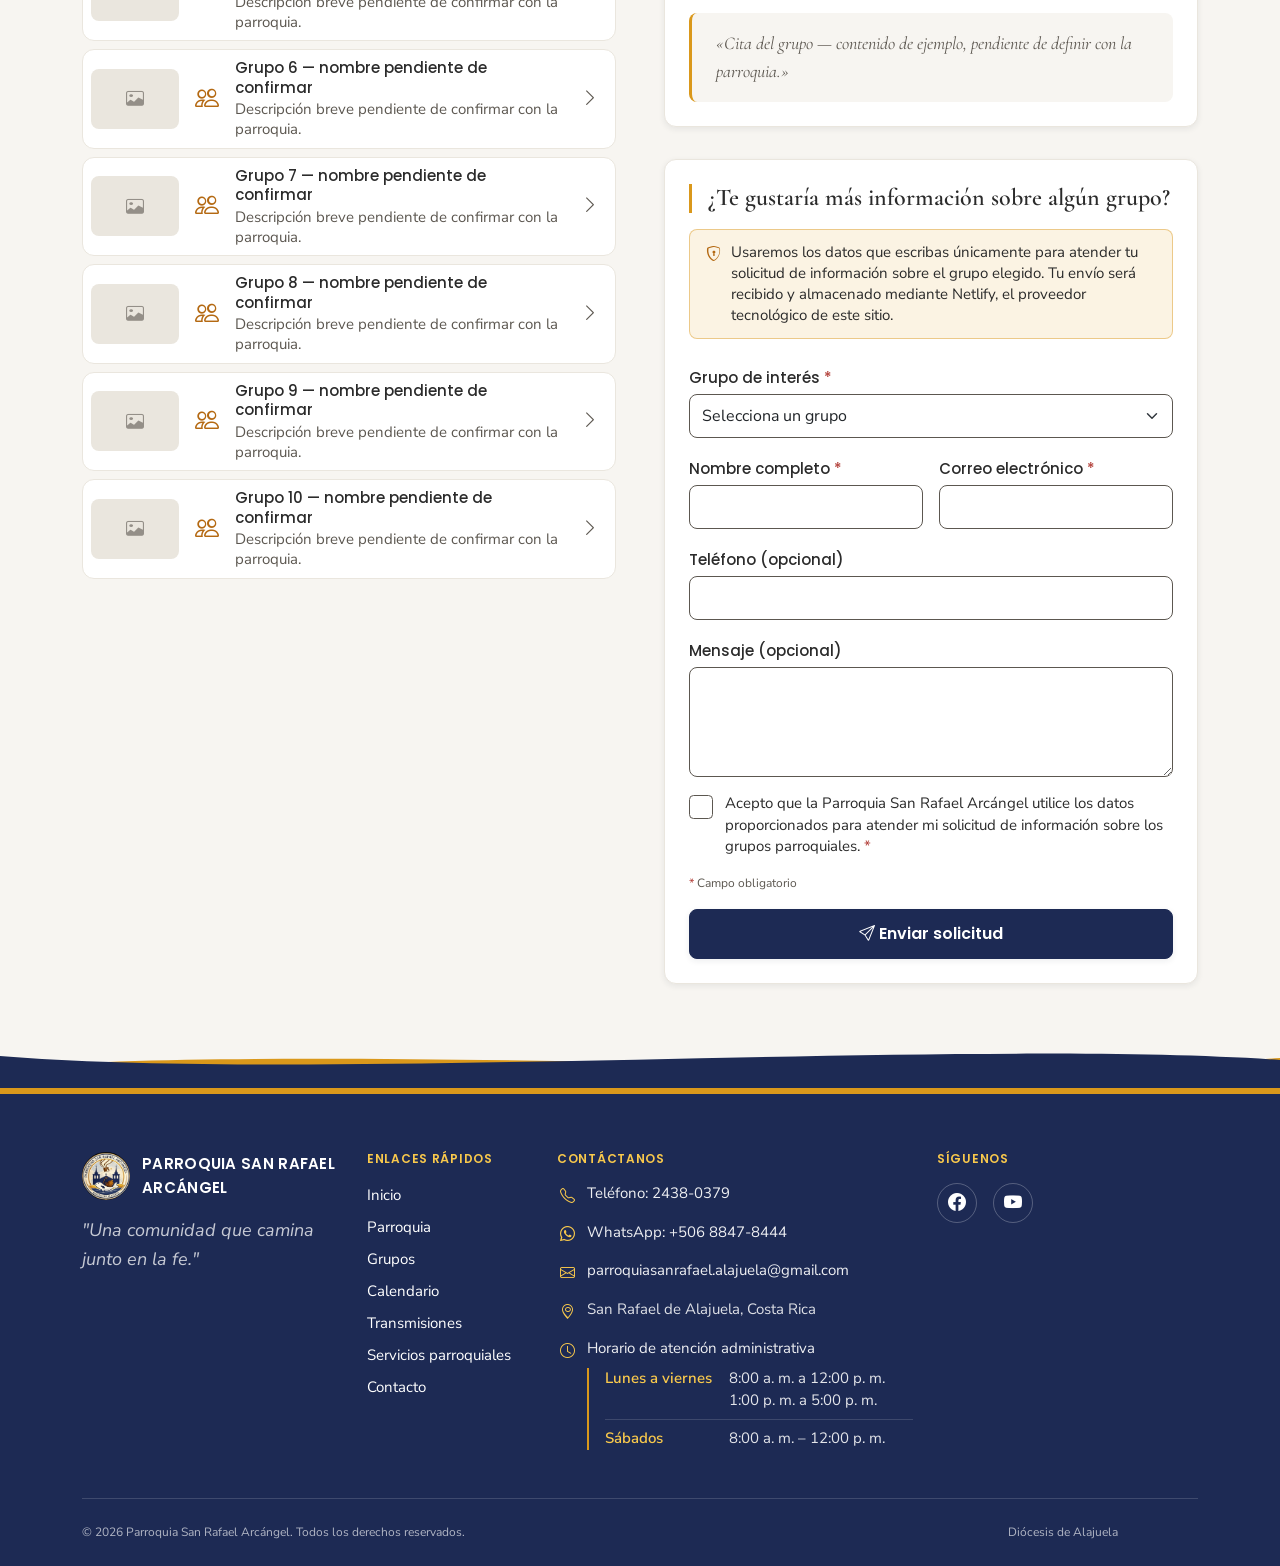
<file: pages/grupos.html>
<!doctype html>
<html lang="es">
  <head>
    <meta charset="UTF-8" />
    <meta name="viewport" content="width=device-width, initial-scale=1.0" />
    <title>Grupos | Parroquia San Rafael Arcángel</title>
    <meta
      name="description"
      content="Conoce los grupos y comunidades de la Parroquia San Rafael Arcángel."
    />
    <meta property="og:type" content="website" />
    <meta property="og:locale" content="es_CR" />
    <meta property="og:title" content="Grupos | Parroquia San Rafael Arcángel" />
    <meta
      property="og:description"
      content="Conoce los grupos y comunidades de la Parroquia San Rafael Arcángel."
    />

    <!-- Favicon (logotipo institucional) -->
    <link rel="icon" href="../favicon.ico" sizes="any" />
    <link rel="icon" type="image/png" sizes="32x32" href="../assets/icons/favicon-32x32.png" />
    <link rel="apple-touch-icon" href="../assets/icons/apple-touch-icon.png" />

    <!-- Google Fonts -->
    <link rel="preconnect" href="https://fonts.googleapis.com" />
    <link rel="preconnect" href="https://fonts.gstatic.com" crossorigin />
    <link
      href="https://fonts.googleapis.com/css2?family=Cormorant+Garamond:wght@500;600;700&family=Poppins:wght@500;600&family=Nunito+Sans:wght@400&display=swap"
      rel="stylesheet"
    />

    <!-- Bootstrap 5.3.x -->
    <link
      href="https://cdn.jsdelivr.net/npm/bootstrap@5.3.3/dist/css/bootstrap.min.css"
      rel="stylesheet"
    />

    <!-- Bootstrap Icons -->
    <link
      rel="stylesheet"
      href="https://cdn.jsdelivr.net/npm/bootstrap-icons@1.11.3/font/bootstrap-icons.min.css"
    />

    <!-- Estilos propios -->
    <link rel="stylesheet" href="../assets/css/variables.css" />
    <link rel="stylesheet" href="../assets/css/main.css" />
    <link rel="stylesheet" href="../assets/css/components.css" />
    <link rel="stylesheet" href="../assets/css/grupos.css" />
  </head>

  <body>
    <a class="visually-hidden-focusable" href="#main-content">Saltar al contenido principal</a>

    <!-- ===================== NAVBAR (global, igual que Inicio y Parroquia) ===================== -->
    <header>
      <nav class="navbar navbar-expand-xl sticky-top site-navbar" aria-label="Navegación principal">
        <div class="container">
          <a class="navbar-brand" href="../index.html">
            <img
              src="../assets/img/logo/Logo.jpeg"
              alt="Escudo de la Parroquia San Rafael Arcángel"
              class="site-navbar__logo"
              width="44"
              height="44"
            />
            <span class="site-navbar__wordmark">
              <strong>Parroquia San Rafael Arcángel</strong>
              <small>Diócesis de Alajuela</small>
            </span>
          </a>

          <button
            class="navbar-toggler"
            type="button"
            data-bs-toggle="collapse"
            data-bs-target="#mainNav"
            aria-controls="mainNav"
            aria-expanded="false"
            aria-label="Abrir menú de navegación"
          >
            <span class="navbar-toggler-icon"></span>
          </button>

          <div class="collapse navbar-collapse" id="mainNav">
            <ul class="navbar-nav ms-auto align-items-xl-center gap-xxl-1">
              <li class="nav-item">
                <a class="nav-link" href="../index.html">Inicio</a>
              </li>
              <li class="nav-item">
                <a class="nav-link" href="parroquia.html">Parroquia</a>
              </li>
              <li class="nav-item">
                <a class="nav-link active" aria-current="page" href="grupos.html">Grupos</a>
              </li>
              <li class="nav-item">
                <a class="nav-link" href="calendario.html">Calendario</a>
              </li>
              <li class="nav-item">
                <a class="nav-link" href="transmisiones.html">Transmisiones</a>
              </li>
              <li class="nav-item">
                <a class="nav-link" href="servicios-parroquiales.html">Servicios parroquiales</a>
              </li>
              <li class="nav-item">
                <a class="nav-link" href="contacto.html">Contacto</a>
              </li>
            </ul>
          </div>
        </div>
      </nav>
    </header>

    <main id="main-content">
      <!-- ===================== HERO (propio de Grupos, mismo patrón que Parroquia) ===================== -->
      <section class="hero-interior grupos-hero" aria-labelledby="grupos-hero-heading">
        <picture class="grupos-hero__media">
          <source
            media="(max-width: 767.98px)"
            type="image/webp"
            srcset="../assets/img/grupos/herogrupos-mobile.webp"
          />
          <source
            type="image/webp"
            srcset="
              ../assets/img/grupos/herogrupos-960.webp 960w,
              ../assets/img/grupos/herogrupos-1440.webp 1440w,
              ../assets/img/grupos/herogrupos-1958.webp 1958w
            "
            sizes="100vw"
          />
          <img
            class="grupos-hero__img"
            src="../assets/img/grupos/herogrupos.png"
            alt="Composición de dos fotografías: vista aérea de la Parroquia San Rafael Arcángel al atardecer, con sus dos torres y su techo azul, que se funde con una escena de personas orando junto a velas encendidas"
            width="1958"
            height="803"
            fetchpriority="high"
            decoding="async"
          />
        </picture>
        <div class="container">
          <div class="grupos-hero__row">
            <div class="grupos-hero__content">
              <h1 id="grupos-hero-heading" class="hero-title">Grupos <span class="hero-title__acento">parroquiales</span></h1>
              <p class="hero-text">
                En nuestra parroquia, la fe se vive en comunidad. Conocé los grupos y ministerios que comparten, sirven y participan activamente en la vida parroquial.
              </p>
            </div>
            <figure class="hero-cita hero-cita--derecha-lg grupos-hero__quote">
              <blockquote>
                <p class="hero-cita__texto">«Donde dos o tres se reúnen en mi nombre, allí estoy yo en medio de ellos».</p>
              </blockquote>
              <figcaption class="hero-cita__ref">Mateo 18,20</figcaption>
            </figure>
          </div>
        </div>
        <!-- Doble curva de transición Hero → sección siguiente (componente compartido .hero-curva,
             components.css): banda azul translúcida, curva del color de la sección que sigue y filete dorado. -->
        <svg class="hero-curva" viewBox="0 0 1440 120" preserveAspectRatio="none" aria-hidden="true" focusable="false">
          <path class="hero-curva__azul" d="M0,62 C220,18 520,22 760,58 S1230,104 1440,46 L1440,120 L0,120 Z" />
          <path class="hero-curva__eco" d="M0,62 C220,18 520,22 760,58 S1230,104 1440,46" />
          <path class="hero-curva__crema" d="M0,86 C260,50 560,52 800,80 S1250,112 1440,72 L1440,120 L0,120 Z" />
          <path class="hero-curva__linea" d="M0,86 C260,50 560,52 800,80 S1250,112 1440,72" />
        </svg>
      </section>

      <!-- ===================== INTRODUCCIÓN ===================== -->
      <section class="grupos-intro" aria-labelledby="grupos-intro-heading">
        <div class="container">
          <div class="grupos-intro__inner">
            <span class="grupos-intro__ornament" aria-hidden="true"><i class="bi bi-people"></i></span>
            <h2 id="grupos-intro-heading" class="grupos-intro__title">Un espacio para compartir y servir</h2>
            <p class="grupos-intro__lead">
              Cada grupo parroquial es una oportunidad para fortalecer nuestra fe, descubrir nuestros dones y ponerlos al servicio de los demás.
            </p>
            <p class="grupos-intro__invite">
              Te invitamos a conocer nuestros grupos y encontrar un espacio donde puedas participar, crecer y caminar junto a nuestra comunidad.
            </p>
          </div>
        </div>
      </section>

      <!-- ===================== NUESTROS GRUPOS (lista + ficha + bloque de interés) ===================== -->
      <section class="grupos-directorio" aria-labelledby="grupos-heading">
        <div class="container">
          <div class="row g-4 g-xl-5">
            <!-- Lista de grupos. Cada grupo existe en dos lugares: aquí (fila) y en la ficha
                 correspondiente de la columna derecha; al sustituir los placeholders, editar ambos.
                 El selector del formulario de solicitud se construye con los nombres de esta lista
                 (assets/js/solicitud-grupos.js), por lo que no hay que editarlo. -->
            <div class="col-12 col-lg-6">
              <div class="grupos-directorio__head">
                <h2 id="grupos-heading">Nuestros grupos</h2>
                <p class="grupos-directorio__hint">Haz clic en un grupo para ver más información.</p>
              </div>

              <div class="grupos-lista" id="gruposTab" role="tablist" aria-orientation="vertical" aria-label="Grupos parroquiales">
          <button
            class="grupos-lista__item active"
            id="grupo-1-tab"
            type="button"
            role="tab"
            data-bs-toggle="pill"
            data-bs-target="#grupo-1"
            aria-controls="grupo-1"
            aria-selected="true"
          >
            <span class="img-placeholder grupos-lista__thumb" aria-hidden="true"><i class="bi bi-image"></i></span>
            <i class="bi bi-people grupos-lista__icon" aria-hidden="true"></i>
            <span class="grupos-lista__text">
              <span class="grupos-lista__name">Grupo 1 — nombre pendiente de confirmar</span>
              <span class="grupos-lista__summary">Descripción breve pendiente de confirmar con la parroquia.</span>
            </span>
            <i class="bi bi-chevron-right grupos-lista__chevron" aria-hidden="true"></i>
          </button>
          <button
            class="grupos-lista__item"
            id="grupo-2-tab"
            type="button"
            role="tab"
            data-bs-toggle="pill"
            data-bs-target="#grupo-2"
            aria-controls="grupo-2"
            aria-selected="false"
          >
            <span class="img-placeholder grupos-lista__thumb" aria-hidden="true"><i class="bi bi-image"></i></span>
            <i class="bi bi-people grupos-lista__icon" aria-hidden="true"></i>
            <span class="grupos-lista__text">
              <span class="grupos-lista__name">Grupo 2 — nombre pendiente de confirmar</span>
              <span class="grupos-lista__summary">Descripción breve pendiente de confirmar con la parroquia.</span>
            </span>
            <i class="bi bi-chevron-right grupos-lista__chevron" aria-hidden="true"></i>
          </button>
          <button
            class="grupos-lista__item"
            id="grupo-3-tab"
            type="button"
            role="tab"
            data-bs-toggle="pill"
            data-bs-target="#grupo-3"
            aria-controls="grupo-3"
            aria-selected="false"
          >
            <span class="img-placeholder grupos-lista__thumb" aria-hidden="true"><i class="bi bi-image"></i></span>
            <i class="bi bi-people grupos-lista__icon" aria-hidden="true"></i>
            <span class="grupos-lista__text">
              <span class="grupos-lista__name">Grupo 3 — nombre pendiente de confirmar</span>
              <span class="grupos-lista__summary">Descripción breve pendiente de confirmar con la parroquia.</span>
            </span>
            <i class="bi bi-chevron-right grupos-lista__chevron" aria-hidden="true"></i>
          </button>
          <button
            class="grupos-lista__item"
            id="grupo-4-tab"
            type="button"
            role="tab"
            data-bs-toggle="pill"
            data-bs-target="#grupo-4"
            aria-controls="grupo-4"
            aria-selected="false"
          >
            <span class="img-placeholder grupos-lista__thumb" aria-hidden="true"><i class="bi bi-image"></i></span>
            <i class="bi bi-people grupos-lista__icon" aria-hidden="true"></i>
            <span class="grupos-lista__text">
              <span class="grupos-lista__name">Grupo 4 — nombre pendiente de confirmar</span>
              <span class="grupos-lista__summary">Descripción breve pendiente de confirmar con la parroquia.</span>
            </span>
            <i class="bi bi-chevron-right grupos-lista__chevron" aria-hidden="true"></i>
          </button>
          <button
            class="grupos-lista__item"
            id="grupo-5-tab"
            type="button"
            role="tab"
            data-bs-toggle="pill"
            data-bs-target="#grupo-5"
            aria-controls="grupo-5"
            aria-selected="false"
          >
            <span class="img-placeholder grupos-lista__thumb" aria-hidden="true"><i class="bi bi-image"></i></span>
            <i class="bi bi-people grupos-lista__icon" aria-hidden="true"></i>
            <span class="grupos-lista__text">
              <span class="grupos-lista__name">Grupo 5 — nombre pendiente de confirmar</span>
              <span class="grupos-lista__summary">Descripción breve pendiente de confirmar con la parroquia.</span>
            </span>
            <i class="bi bi-chevron-right grupos-lista__chevron" aria-hidden="true"></i>
          </button>
          <button
            class="grupos-lista__item"
            id="grupo-6-tab"
            type="button"
            role="tab"
            data-bs-toggle="pill"
            data-bs-target="#grupo-6"
            aria-controls="grupo-6"
            aria-selected="false"
          >
            <span class="img-placeholder grupos-lista__thumb" aria-hidden="true"><i class="bi bi-image"></i></span>
            <i class="bi bi-people grupos-lista__icon" aria-hidden="true"></i>
            <span class="grupos-lista__text">
              <span class="grupos-lista__name">Grupo 6 — nombre pendiente de confirmar</span>
              <span class="grupos-lista__summary">Descripción breve pendiente de confirmar con la parroquia.</span>
            </span>
            <i class="bi bi-chevron-right grupos-lista__chevron" aria-hidden="true"></i>
          </button>
          <button
            class="grupos-lista__item"
            id="grupo-7-tab"
            type="button"
            role="tab"
            data-bs-toggle="pill"
            data-bs-target="#grupo-7"
            aria-controls="grupo-7"
            aria-selected="false"
          >
            <span class="img-placeholder grupos-lista__thumb" aria-hidden="true"><i class="bi bi-image"></i></span>
            <i class="bi bi-people grupos-lista__icon" aria-hidden="true"></i>
            <span class="grupos-lista__text">
              <span class="grupos-lista__name">Grupo 7 — nombre pendiente de confirmar</span>
              <span class="grupos-lista__summary">Descripción breve pendiente de confirmar con la parroquia.</span>
            </span>
            <i class="bi bi-chevron-right grupos-lista__chevron" aria-hidden="true"></i>
          </button>
          <button
            class="grupos-lista__item"
            id="grupo-8-tab"
            type="button"
            role="tab"
            data-bs-toggle="pill"
            data-bs-target="#grupo-8"
            aria-controls="grupo-8"
            aria-selected="false"
          >
            <span class="img-placeholder grupos-lista__thumb" aria-hidden="true"><i class="bi bi-image"></i></span>
            <i class="bi bi-people grupos-lista__icon" aria-hidden="true"></i>
            <span class="grupos-lista__text">
              <span class="grupos-lista__name">Grupo 8 — nombre pendiente de confirmar</span>
              <span class="grupos-lista__summary">Descripción breve pendiente de confirmar con la parroquia.</span>
            </span>
            <i class="bi bi-chevron-right grupos-lista__chevron" aria-hidden="true"></i>
          </button>
          <button
            class="grupos-lista__item"
            id="grupo-9-tab"
            type="button"
            role="tab"
            data-bs-toggle="pill"
            data-bs-target="#grupo-9"
            aria-controls="grupo-9"
            aria-selected="false"
          >
            <span class="img-placeholder grupos-lista__thumb" aria-hidden="true"><i class="bi bi-image"></i></span>
            <i class="bi bi-people grupos-lista__icon" aria-hidden="true"></i>
            <span class="grupos-lista__text">
              <span class="grupos-lista__name">Grupo 9 — nombre pendiente de confirmar</span>
              <span class="grupos-lista__summary">Descripción breve pendiente de confirmar con la parroquia.</span>
            </span>
            <i class="bi bi-chevron-right grupos-lista__chevron" aria-hidden="true"></i>
          </button>
          <button
            class="grupos-lista__item"
            id="grupo-10-tab"
            type="button"
            role="tab"
            data-bs-toggle="pill"
            data-bs-target="#grupo-10"
            aria-controls="grupo-10"
            aria-selected="false"
          >
            <span class="img-placeholder grupos-lista__thumb" aria-hidden="true"><i class="bi bi-image"></i></span>
            <i class="bi bi-people grupos-lista__icon" aria-hidden="true"></i>
            <span class="grupos-lista__text">
              <span class="grupos-lista__name">Grupo 10 — nombre pendiente de confirmar</span>
              <span class="grupos-lista__summary">Descripción breve pendiente de confirmar con la parroquia.</span>
            </span>
            <i class="bi bi-chevron-right grupos-lista__chevron" aria-hidden="true"></i>
          </button>
              </div>
            </div>

            <div class="col-12 col-lg-6">
              <div class="tab-content">
          <div
            class="tab-pane grupos-ficha show active"
            id="grupo-1"
            role="tabpanel"
            aria-labelledby="grupo-1-tab"
            tabindex="0"
          >
            <div class="grupos-ficha__media">
              <div class="img-placeholder">
                <i class="bi bi-image" aria-hidden="true"></i>
                <span>Fotografía pendiente</span>
              </div>
            </div>
            <div class="grupos-ficha__head">
              <span class="grupos-ficha__badge" aria-hidden="true"><i class="bi bi-people"></i></span>
              <div class="grupos-ficha__titles">
                <h3 class="grupos-ficha__name">Grupo 1 — nombre pendiente de confirmar</h3>
                <p class="eyebrow grupos-ficha__subtitle">Subtítulo pendiente de confirmar</p>
              </div>
            </div>
            <p class="grupos-ficha__description">Descripción del grupo pendiente de confirmar con la parroquia.</p>
            <dl class="grupos-ficha__datos">
              <div>
                <dt><i class="bi bi-calendar3" aria-hidden="true"></i> Reuniones</dt>
                <dd>Pendiente de confirmar</dd>
              </div>
              <div>
                <dt><i class="bi bi-geo-alt" aria-hidden="true"></i> Lugar</dt>
                <dd>Pendiente de confirmar</dd>
              </div>
              <div>
                <dt><i class="bi bi-people" aria-hidden="true"></i> Dirigido a</dt>
                <dd>Pendiente de confirmar</dd>
              </div>
            </dl>
            <blockquote class="grupos-ficha__quote">
              «Cita del grupo — contenido de ejemplo, pendiente de definir con la parroquia.»
            </blockquote>
          </div>
          <div
            class="tab-pane grupos-ficha"
            id="grupo-2"
            role="tabpanel"
            aria-labelledby="grupo-2-tab"
            tabindex="0"
          >
            <div class="grupos-ficha__media">
              <div class="img-placeholder">
                <i class="bi bi-image" aria-hidden="true"></i>
                <span>Fotografía pendiente</span>
              </div>
            </div>
            <div class="grupos-ficha__head">
              <span class="grupos-ficha__badge" aria-hidden="true"><i class="bi bi-people"></i></span>
              <div class="grupos-ficha__titles">
                <h3 class="grupos-ficha__name">Grupo 2 — nombre pendiente de confirmar</h3>
                <p class="eyebrow grupos-ficha__subtitle">Subtítulo pendiente de confirmar</p>
              </div>
            </div>
            <p class="grupos-ficha__description">Descripción del grupo pendiente de confirmar con la parroquia.</p>
            <dl class="grupos-ficha__datos">
              <div>
                <dt><i class="bi bi-calendar3" aria-hidden="true"></i> Reuniones</dt>
                <dd>Pendiente de confirmar</dd>
              </div>
              <div>
                <dt><i class="bi bi-geo-alt" aria-hidden="true"></i> Lugar</dt>
                <dd>Pendiente de confirmar</dd>
              </div>
              <div>
                <dt><i class="bi bi-people" aria-hidden="true"></i> Dirigido a</dt>
                <dd>Pendiente de confirmar</dd>
              </div>
            </dl>
            <blockquote class="grupos-ficha__quote">
              «Cita del grupo — contenido de ejemplo, pendiente de definir con la parroquia.»
            </blockquote>
          </div>
          <div
            class="tab-pane grupos-ficha"
            id="grupo-3"
            role="tabpanel"
            aria-labelledby="grupo-3-tab"
            tabindex="0"
          >
            <div class="grupos-ficha__media">
              <div class="img-placeholder">
                <i class="bi bi-image" aria-hidden="true"></i>
                <span>Fotografía pendiente</span>
              </div>
            </div>
            <div class="grupos-ficha__head">
              <span class="grupos-ficha__badge" aria-hidden="true"><i class="bi bi-people"></i></span>
              <div class="grupos-ficha__titles">
                <h3 class="grupos-ficha__name">Grupo 3 — nombre pendiente de confirmar</h3>
                <p class="eyebrow grupos-ficha__subtitle">Subtítulo pendiente de confirmar</p>
              </div>
            </div>
            <p class="grupos-ficha__description">Descripción del grupo pendiente de confirmar con la parroquia.</p>
            <dl class="grupos-ficha__datos">
              <div>
                <dt><i class="bi bi-calendar3" aria-hidden="true"></i> Reuniones</dt>
                <dd>Pendiente de confirmar</dd>
              </div>
              <div>
                <dt><i class="bi bi-geo-alt" aria-hidden="true"></i> Lugar</dt>
                <dd>Pendiente de confirmar</dd>
              </div>
              <div>
                <dt><i class="bi bi-people" aria-hidden="true"></i> Dirigido a</dt>
                <dd>Pendiente de confirmar</dd>
              </div>
            </dl>
            <blockquote class="grupos-ficha__quote">
              «Cita del grupo — contenido de ejemplo, pendiente de definir con la parroquia.»
            </blockquote>
          </div>
          <div
            class="tab-pane grupos-ficha"
            id="grupo-4"
            role="tabpanel"
            aria-labelledby="grupo-4-tab"
            tabindex="0"
          >
            <div class="grupos-ficha__media">
              <div class="img-placeholder">
                <i class="bi bi-image" aria-hidden="true"></i>
                <span>Fotografía pendiente</span>
              </div>
            </div>
            <div class="grupos-ficha__head">
              <span class="grupos-ficha__badge" aria-hidden="true"><i class="bi bi-people"></i></span>
              <div class="grupos-ficha__titles">
                <h3 class="grupos-ficha__name">Grupo 4 — nombre pendiente de confirmar</h3>
                <p class="eyebrow grupos-ficha__subtitle">Subtítulo pendiente de confirmar</p>
              </div>
            </div>
            <p class="grupos-ficha__description">Descripción del grupo pendiente de confirmar con la parroquia.</p>
            <dl class="grupos-ficha__datos">
              <div>
                <dt><i class="bi bi-calendar3" aria-hidden="true"></i> Reuniones</dt>
                <dd>Pendiente de confirmar</dd>
              </div>
              <div>
                <dt><i class="bi bi-geo-alt" aria-hidden="true"></i> Lugar</dt>
                <dd>Pendiente de confirmar</dd>
              </div>
              <div>
                <dt><i class="bi bi-people" aria-hidden="true"></i> Dirigido a</dt>
                <dd>Pendiente de confirmar</dd>
              </div>
            </dl>
            <blockquote class="grupos-ficha__quote">
              «Cita del grupo — contenido de ejemplo, pendiente de definir con la parroquia.»
            </blockquote>
          </div>
          <div
            class="tab-pane grupos-ficha"
            id="grupo-5"
            role="tabpanel"
            aria-labelledby="grupo-5-tab"
            tabindex="0"
          >
            <div class="grupos-ficha__media">
              <div class="img-placeholder">
                <i class="bi bi-image" aria-hidden="true"></i>
                <span>Fotografía pendiente</span>
              </div>
            </div>
            <div class="grupos-ficha__head">
              <span class="grupos-ficha__badge" aria-hidden="true"><i class="bi bi-people"></i></span>
              <div class="grupos-ficha__titles">
                <h3 class="grupos-ficha__name">Grupo 5 — nombre pendiente de confirmar</h3>
                <p class="eyebrow grupos-ficha__subtitle">Subtítulo pendiente de confirmar</p>
              </div>
            </div>
            <p class="grupos-ficha__description">Descripción del grupo pendiente de confirmar con la parroquia.</p>
            <dl class="grupos-ficha__datos">
              <div>
                <dt><i class="bi bi-calendar3" aria-hidden="true"></i> Reuniones</dt>
                <dd>Pendiente de confirmar</dd>
              </div>
              <div>
                <dt><i class="bi bi-geo-alt" aria-hidden="true"></i> Lugar</dt>
                <dd>Pendiente de confirmar</dd>
              </div>
              <div>
                <dt><i class="bi bi-people" aria-hidden="true"></i> Dirigido a</dt>
                <dd>Pendiente de confirmar</dd>
              </div>
            </dl>
            <blockquote class="grupos-ficha__quote">
              «Cita del grupo — contenido de ejemplo, pendiente de definir con la parroquia.»
            </blockquote>
          </div>
          <div
            class="tab-pane grupos-ficha"
            id="grupo-6"
            role="tabpanel"
            aria-labelledby="grupo-6-tab"
            tabindex="0"
          >
            <div class="grupos-ficha__media">
              <div class="img-placeholder">
                <i class="bi bi-image" aria-hidden="true"></i>
                <span>Fotografía pendiente</span>
              </div>
            </div>
            <div class="grupos-ficha__head">
              <span class="grupos-ficha__badge" aria-hidden="true"><i class="bi bi-people"></i></span>
              <div class="grupos-ficha__titles">
                <h3 class="grupos-ficha__name">Grupo 6 — nombre pendiente de confirmar</h3>
                <p class="eyebrow grupos-ficha__subtitle">Subtítulo pendiente de confirmar</p>
              </div>
            </div>
            <p class="grupos-ficha__description">Descripción del grupo pendiente de confirmar con la parroquia.</p>
            <dl class="grupos-ficha__datos">
              <div>
                <dt><i class="bi bi-calendar3" aria-hidden="true"></i> Reuniones</dt>
                <dd>Pendiente de confirmar</dd>
              </div>
              <div>
                <dt><i class="bi bi-geo-alt" aria-hidden="true"></i> Lugar</dt>
                <dd>Pendiente de confirmar</dd>
              </div>
              <div>
                <dt><i class="bi bi-people" aria-hidden="true"></i> Dirigido a</dt>
                <dd>Pendiente de confirmar</dd>
              </div>
            </dl>
            <blockquote class="grupos-ficha__quote">
              «Cita del grupo — contenido de ejemplo, pendiente de definir con la parroquia.»
            </blockquote>
          </div>
          <div
            class="tab-pane grupos-ficha"
            id="grupo-7"
            role="tabpanel"
            aria-labelledby="grupo-7-tab"
            tabindex="0"
          >
            <div class="grupos-ficha__media">
              <div class="img-placeholder">
                <i class="bi bi-image" aria-hidden="true"></i>
                <span>Fotografía pendiente</span>
              </div>
            </div>
            <div class="grupos-ficha__head">
              <span class="grupos-ficha__badge" aria-hidden="true"><i class="bi bi-people"></i></span>
              <div class="grupos-ficha__titles">
                <h3 class="grupos-ficha__name">Grupo 7 — nombre pendiente de confirmar</h3>
                <p class="eyebrow grupos-ficha__subtitle">Subtítulo pendiente de confirmar</p>
              </div>
            </div>
            <p class="grupos-ficha__description">Descripción del grupo pendiente de confirmar con la parroquia.</p>
            <dl class="grupos-ficha__datos">
              <div>
                <dt><i class="bi bi-calendar3" aria-hidden="true"></i> Reuniones</dt>
                <dd>Pendiente de confirmar</dd>
              </div>
              <div>
                <dt><i class="bi bi-geo-alt" aria-hidden="true"></i> Lugar</dt>
                <dd>Pendiente de confirmar</dd>
              </div>
              <div>
                <dt><i class="bi bi-people" aria-hidden="true"></i> Dirigido a</dt>
                <dd>Pendiente de confirmar</dd>
              </div>
            </dl>
            <blockquote class="grupos-ficha__quote">
              «Cita del grupo — contenido de ejemplo, pendiente de definir con la parroquia.»
            </blockquote>
          </div>
          <div
            class="tab-pane grupos-ficha"
            id="grupo-8"
            role="tabpanel"
            aria-labelledby="grupo-8-tab"
            tabindex="0"
          >
            <div class="grupos-ficha__media">
              <div class="img-placeholder">
                <i class="bi bi-image" aria-hidden="true"></i>
                <span>Fotografía pendiente</span>
              </div>
            </div>
            <div class="grupos-ficha__head">
              <span class="grupos-ficha__badge" aria-hidden="true"><i class="bi bi-people"></i></span>
              <div class="grupos-ficha__titles">
                <h3 class="grupos-ficha__name">Grupo 8 — nombre pendiente de confirmar</h3>
                <p class="eyebrow grupos-ficha__subtitle">Subtítulo pendiente de confirmar</p>
              </div>
            </div>
            <p class="grupos-ficha__description">Descripción del grupo pendiente de confirmar con la parroquia.</p>
            <dl class="grupos-ficha__datos">
              <div>
                <dt><i class="bi bi-calendar3" aria-hidden="true"></i> Reuniones</dt>
                <dd>Pendiente de confirmar</dd>
              </div>
              <div>
                <dt><i class="bi bi-geo-alt" aria-hidden="true"></i> Lugar</dt>
                <dd>Pendiente de confirmar</dd>
              </div>
              <div>
                <dt><i class="bi bi-people" aria-hidden="true"></i> Dirigido a</dt>
                <dd>Pendiente de confirmar</dd>
              </div>
            </dl>
            <blockquote class="grupos-ficha__quote">
              «Cita del grupo — contenido de ejemplo, pendiente de definir con la parroquia.»
            </blockquote>
          </div>
          <div
            class="tab-pane grupos-ficha"
            id="grupo-9"
            role="tabpanel"
            aria-labelledby="grupo-9-tab"
            tabindex="0"
          >
            <div class="grupos-ficha__media">
              <div class="img-placeholder">
                <i class="bi bi-image" aria-hidden="true"></i>
                <span>Fotografía pendiente</span>
              </div>
            </div>
            <div class="grupos-ficha__head">
              <span class="grupos-ficha__badge" aria-hidden="true"><i class="bi bi-people"></i></span>
              <div class="grupos-ficha__titles">
                <h3 class="grupos-ficha__name">Grupo 9 — nombre pendiente de confirmar</h3>
                <p class="eyebrow grupos-ficha__subtitle">Subtítulo pendiente de confirmar</p>
              </div>
            </div>
            <p class="grupos-ficha__description">Descripción del grupo pendiente de confirmar con la parroquia.</p>
            <dl class="grupos-ficha__datos">
              <div>
                <dt><i class="bi bi-calendar3" aria-hidden="true"></i> Reuniones</dt>
                <dd>Pendiente de confirmar</dd>
              </div>
              <div>
                <dt><i class="bi bi-geo-alt" aria-hidden="true"></i> Lugar</dt>
                <dd>Pendiente de confirmar</dd>
              </div>
              <div>
                <dt><i class="bi bi-people" aria-hidden="true"></i> Dirigido a</dt>
                <dd>Pendiente de confirmar</dd>
              </div>
            </dl>
            <blockquote class="grupos-ficha__quote">
              «Cita del grupo — contenido de ejemplo, pendiente de definir con la parroquia.»
            </blockquote>
          </div>
          <div
            class="tab-pane grupos-ficha"
            id="grupo-10"
            role="tabpanel"
            aria-labelledby="grupo-10-tab"
            tabindex="0"
          >
            <div class="grupos-ficha__media">
              <div class="img-placeholder">
                <i class="bi bi-image" aria-hidden="true"></i>
                <span>Fotografía pendiente</span>
              </div>
            </div>
            <div class="grupos-ficha__head">
              <span class="grupos-ficha__badge" aria-hidden="true"><i class="bi bi-people"></i></span>
              <div class="grupos-ficha__titles">
                <h3 class="grupos-ficha__name">Grupo 10 — nombre pendiente de confirmar</h3>
                <p class="eyebrow grupos-ficha__subtitle">Subtítulo pendiente de confirmar</p>
              </div>
            </div>
            <p class="grupos-ficha__description">Descripción del grupo pendiente de confirmar con la parroquia.</p>
            <dl class="grupos-ficha__datos">
              <div>
                <dt><i class="bi bi-calendar3" aria-hidden="true"></i> Reuniones</dt>
                <dd>Pendiente de confirmar</dd>
              </div>
              <div>
                <dt><i class="bi bi-geo-alt" aria-hidden="true"></i> Lugar</dt>
                <dd>Pendiente de confirmar</dd>
              </div>
              <div>
                <dt><i class="bi bi-people" aria-hidden="true"></i> Dirigido a</dt>
                <dd>Pendiente de confirmar</dd>
              </div>
            </dl>
            <blockquote class="grupos-ficha__quote">
              «Cita del grupo — contenido de ejemplo, pendiente de definir con la parroquia.»
            </blockquote>
          </div>
              </div>

              <!-- Bloque de interés: formulario de solicitud de información, procesado por Netlify Forms.
                   Netlify detecta el formulario al publicar (data-netlify) y lo registra con el nombre
                   «solicitud-grupos». El campo trampa (honeypot) y Akismet filtran el spam.

                   INTERRUPTOR: el atributo data-estado de esta sección controla si el formulario es visible.
                     - "activo" (estado actual): se muestra el formulario y se oculta el aviso.
                     - "inactivo": se muestra el aviso «estamos preparando el formulario» y el formulario queda
                       oculto con CSS; sigue en el HTML, por lo que Netlify lo mantiene detectado. Sirve para
                       desactivarlo temporalmente (por ejemplo, ante una oleada de spam) con un solo cambio.
                   NO quitar el formulario del HTML ni generarlo con JavaScript: Netlify dejaría de detectarlo. -->
              <section class="grupos-interes" data-estado="activo" aria-labelledby="interes-heading">
                <h2 id="interes-heading" class="grupos-interes__title">¿Te gustaría más información sobre algún grupo?</h2>

                <p class="grupos-interes__pronto" id="interes-pronto">
                  <i class="bi bi-clock-history" aria-hidden="true"></i>
                  <span>
                    <strong>Estamos preparando este formulario.</strong> Muy pronto podrás solicitar información sobre cada grupo desde esta página.
                    Mientras tanto, puedes escribirnos desde la página <a href="contacto.html">Contacto</a>.
                  </span>
                </p>

                <div class="grupos-interes__formulario">

                  <p class="grupos-interes__note" id="interes-privacidad">
                    <i class="bi bi-shield-lock" aria-hidden="true"></i>
                    <span>
                      Usaremos los datos que escribas únicamente para atender tu solicitud de información sobre el grupo elegido.
                      Tu envío será recibido y almacenado mediante Netlify, el proveedor tecnológico de este sitio.
                    </span>
                  </p>

                  <div class="grupos-interes__result grupos-interes__result--exito" id="interes-exito" role="status" tabindex="-1" hidden>
                    <i class="bi bi-check-circle" aria-hidden="true"></i>
                    <span><strong>¡Solicitud enviada!</strong> Gracias por tu interés. La parroquia se pondrá en contacto contigo.</span>
                  </div>

                  <div class="grupos-interes__result grupos-interes__result--error" id="interes-error" role="alert" tabindex="-1" hidden>
                    <i class="bi bi-exclamation-triangle" aria-hidden="true"></i>
                    <span>
                      <strong>No pudimos enviar tu solicitud.</strong> Revisa tu conexión e inténtalo de nuevo, o escríbenos desde la página
                      <a href="contacto.html">Contacto</a>.
                    </span>
                  </div>

                  <div class="grupos-interes__result grupos-interes__result--error" id="interes-incierto" role="alert" tabindex="-1" hidden>
                    <i class="bi bi-question-circle" aria-hidden="true"></i>
                    <span>
                      <strong>No pudimos confirmar si tu solicitud fue recibida.</strong> Para evitar duplicados, espera unos minutos antes de volver a intentarlo
                      o escríbenos desde la página <a href="contacto.html">Contacto</a> para confirmarlo.
                    </span>
                  </div>

                  <form
                    class="grupos-form"
                    id="solicitud-grupos"
                    name="solicitud-grupos"
                    method="POST"
                    data-netlify="true"
                    netlify-honeypot="campo-trampa"
                    aria-describedby="interes-privacidad"
                  >
                    <input type="hidden" name="form-name" value="solicitud-grupos" />
                    <input type="hidden" name="subject" value="Nueva solicitud de información sobre un grupo parroquial" />
                    <!-- Identificadores que completa solicitud-grupos.js: el del grupo elegido (estable aunque cambie su nombre)
                         y uno único por solicitud, que permite detectar duplicados en el panel de Netlify. -->
                    <input type="hidden" name="grupo-id" value="" />
                    <input type="hidden" name="solicitud-id" value="" />

                    <!-- Campo trampa (honeypot): oculto para personas; los robots suelen llenarlo y Netlify rechaza el envío. -->
                    <p class="grupos-form__trampa" aria-hidden="true">
                      <label>No llenes este campo si eres una persona: <input type="text" name="campo-trampa" tabindex="-1" autocomplete="off" /></label>
                    </p>

                    <p class="grupos-form__resumen" id="interes-resumen" role="alert" hidden></p>

                    <div class="mb-3">
                      <label for="interes-grupo" class="form-label">Grupo de interés <span class="grupos-form__req" aria-hidden="true">*</span></label>
                      <select id="interes-grupo" name="grupo" class="form-select" required aria-describedby="interes-grupo-error">
                        <option value="" selected>Selecciona un grupo</option>
                      </select>
                      <div class="invalid-feedback" id="interes-grupo-error"></div>
                      <noscript><p class="grupos-form__legend mt-1">Para elegir un grupo activa JavaScript o escríbenos desde la página <a href="contacto.html">Contacto</a>.</p></noscript>
                    </div>

                    <div class="row g-3 mb-3">
                      <div class="col-12 col-sm-6">
                        <label for="interes-nombre" class="form-label">Nombre completo <span class="grupos-form__req" aria-hidden="true">*</span></label>
                        <input type="text" id="interes-nombre" name="nombre" class="form-control" autocomplete="name" required aria-describedby="interes-nombre-error" />
                        <div class="invalid-feedback" id="interes-nombre-error"></div>
                      </div>
                      <div class="col-12 col-sm-6">
                        <label for="interes-email" class="form-label">Correo electrónico <span class="grupos-form__req" aria-hidden="true">*</span></label>
                        <input type="email" id="interes-email" name="email" class="form-control" autocomplete="email" inputmode="email" required aria-describedby="interes-email-error" />
                        <div class="invalid-feedback" id="interes-email-error"></div>
                      </div>
                    </div>

                    <div class="mb-3">
                      <label for="interes-telefono" class="form-label">Teléfono (opcional)</label>
                      <input type="tel" id="interes-telefono" name="telefono" class="form-control" autocomplete="tel" inputmode="tel" aria-describedby="interes-telefono-error" />
                      <div class="invalid-feedback" id="interes-telefono-error"></div>
                    </div>

                    <div class="mb-3">
                      <label for="interes-mensaje" class="form-label">Mensaje (opcional)</label>
                      <textarea id="interes-mensaje" name="mensaje" class="form-control" rows="4" maxlength="1000" aria-describedby="interes-mensaje-error"></textarea>
                      <div class="invalid-feedback" id="interes-mensaje-error"></div>
                    </div>

                    <div class="form-check grupos-form__consent mb-3">
                      <input class="form-check-input" type="checkbox" id="interes-consentimiento" name="consentimiento" value="Acepto" required aria-describedby="interes-consentimiento-error" />
                      <label class="form-check-label" for="interes-consentimiento">
                        Acepto que la Parroquia San Rafael Arcángel utilice los datos proporcionados para atender mi solicitud de información sobre los grupos parroquiales. <span class="grupos-form__req" aria-hidden="true">*</span>
                      </label>
                      <div class="invalid-feedback" id="interes-consentimiento-error"></div>
                    </div>

                    <p class="grupos-form__legend mb-3"><span class="grupos-form__req" aria-hidden="true">*</span> Campo obligatorio</p>

                    <button type="submit" class="btn btn-primary w-100" data-enviar>
                      <i class="bi bi-send" aria-hidden="true"></i> <span data-enviar-texto>Enviar solicitud</span>
                    </button>
                  </form>
                </div>
              </section>
            </div>
          </div>
        </div>
      </section>
    </main>

    <!-- Transición hacia el footer: mismo patrón navy/dorado en capas que Inicio y Parroquia,
         reproducido en grupos.css sin la insignia circular. -->
    <div class="wave-transition" aria-hidden="true">
      <svg class="wave-transition-gold" viewBox="0 0 1440 56" preserveAspectRatio="none" xmlns="http://www.w3.org/2000/svg">
        <path fill="var(--color-secondary)" d="M0,30 C360,4 1080,44 1440,20 L1440,56 L0,56 Z" />
      </svg>
      <svg class="wave-transition-navy" viewBox="0 0 1440 56" preserveAspectRatio="none" xmlns="http://www.w3.org/2000/svg">
        <path fill="var(--color-primary)" d="M0,24 C360,50 1080,6 1440,28 L1440,56 L0,56 Z" />
      </svg>
    </div>

    <!-- ===================== FOOTER (global, estandarizado) =====================
         Datos de la oficina parroquial en «Contáctanos». Estilos del bloque en components.css. -->
    <footer class="site-footer on-dark">
      <div class="container">
        <div class="row g-4">
          <div class="col-12 col-lg-3">
            <div class="site-footer__brand">
              <img src="../assets/img/logo/Logo.jpeg" alt="Escudo de la Parroquia San Rafael Arcángel" />
              <span class="site-footer__brand-name">Parroquia San Rafael Arcángel</span>
            </div>
            <p class="site-footer__tagline">"Una comunidad que camina junto en la fe."</p>
          </div>

          <div class="col-12 col-sm-6 col-lg-2">
            <h2 class="footer__heading">Enlaces rápidos</h2>
            <ul class="site-footer__list">
              <li><a href="../index.html">Inicio</a></li>
              <li><a href="parroquia.html">Parroquia</a></li>
              <li><a href="grupos.html">Grupos</a></li>
              <li><a href="calendario.html">Calendario</a></li>
              <li><a href="transmisiones.html">Transmisiones</a></li>
              <li><a href="servicios-parroquiales.html">Servicios parroquiales</a></li>
              <li><a href="contacto.html">Contacto</a></li>
            </ul>
          </div>

          <div class="col-12 col-sm-6 col-lg-4">
            <h2 class="footer__heading">Contáctanos</h2>
            <ul class="site-footer__list site-footer__list--contact">
              <li class="site-footer__contact-item">
                <i class="bi bi-telephone" aria-hidden="true"></i>
                <a href="tel:+50624380379">Teléfono: 2438-0379</a>
              </li>
              <li class="site-footer__contact-item">
                <i class="bi bi-whatsapp" aria-hidden="true"></i>
                <a href="https://wa.me/50688478444" target="_blank" rel="noopener noreferrer">
                  WhatsApp: +506 8847-8444
                  <span class="visually-hidden">(se abre en una pestaña nueva)</span>
                </a>
              </li>
              <li class="site-footer__contact-item">
                <i class="bi bi-envelope" aria-hidden="true"></i>
                <a class="site-footer__email" href="mailto:parroquiasanrafael.alajuela@gmail.com">
                  parroquiasanrafael.alajuela<wbr />@gmail.com
                </a>
              </li>
              <li class="site-footer__contact-item">
                <i class="bi bi-geo-alt" aria-hidden="true"></i>
                <span>San Rafael de Alajuela, Costa Rica</span>
              </li>
              <li class="site-footer__contact-item">
                <i class="bi bi-clock" aria-hidden="true"></i>
                <div class="site-footer__hours">
                  <span class="site-footer__hours-title">Horario de atención administrativa</span>
                  <dl class="site-footer__hours-list">
                    <div>
                      <dt>Lunes a viernes</dt>
                      <dd>
                        <span class="d-block">8:00&nbsp;a.&nbsp;m. a 12:00&nbsp;p.&nbsp;m.<span class="visually-hidden"> y</span></span>
                        <span class="d-block">1:00&nbsp;p.&nbsp;m. a 5:00&nbsp;p.&nbsp;m.</span>
                      </dd>
                    </div>
                    <div>
                      <dt>Sábados</dt>
                      <dd>8:00&nbsp;a.&nbsp;m. – 12:00&nbsp;p.&nbsp;m.</dd>
                    </div>
                  </dl>
                </div>
              </li>
            </ul>
          </div>

          <div class="col-12 col-lg-3">
            <h2 class="footer__heading">Síguenos</h2>
            <ul class="site-footer__social">
              <li>
                <a
                  href="https://www.facebook.com/p/Parroquia-San-Rafael-Arc%C3%A1ngel-Alajuela-61587443041769/?locale=es_LA"
                  target="_blank"
                  rel="noopener noreferrer"
                  aria-label="Facebook de la parroquia (se abre en una pestaña nueva)"
                >
                  <i class="bi bi-facebook" aria-hidden="true"></i>
                </a>
              </li>
              <li>
                <a
                  href="https://www.youtube.com/@ParroquiaSanRafaeldeAlajuela"
                  target="_blank"
                  rel="noopener noreferrer"
                  aria-label="YouTube de la parroquia (se abre en una pestaña nueva)"
                >
                  <i class="bi bi-youtube" aria-hidden="true"></i>
                </a>
              </li>
            </ul>
          </div>
        </div>

        <div class="site-footer__bottom">
          <span>© 2026 Parroquia San Rafael Arcángel. Todos los derechos reservados.</span>
          <span>Diócesis de Alajuela</span>
        </div>
      </div>
    </footer>

    <!-- ===================== BOTÓN FLOTANTE DE WHATSAPP (global) =====================
         Enlace a la conversación de WhatsApp de la oficina parroquial; mismo marcado y estilos
         (components.css) en todas las páginas. -->
    <a
      class="whatsapp-float"
      href="https://wa.me/50688478444"
      target="_blank"
      rel="noopener noreferrer"
      aria-label="Escribir por WhatsApp a la oficina parroquial (se abre en una pestaña nueva)"
    >
      <i class="bi bi-whatsapp" aria-hidden="true"></i>
    </a>

    <!-- Bootstrap Bundle (incluye Popper) — necesario para navbar y Tabs -->
    <script src="https://cdn.jsdelivr.net/npm/bootstrap@5.3.3/dist/js/bootstrap.bundle.min.js"></script>
    <script src="../assets/js/grupos.js" defer></script>
    <script src="../assets/js/solicitud-grupos.js" defer></script>
  </body>
</html>
</file>
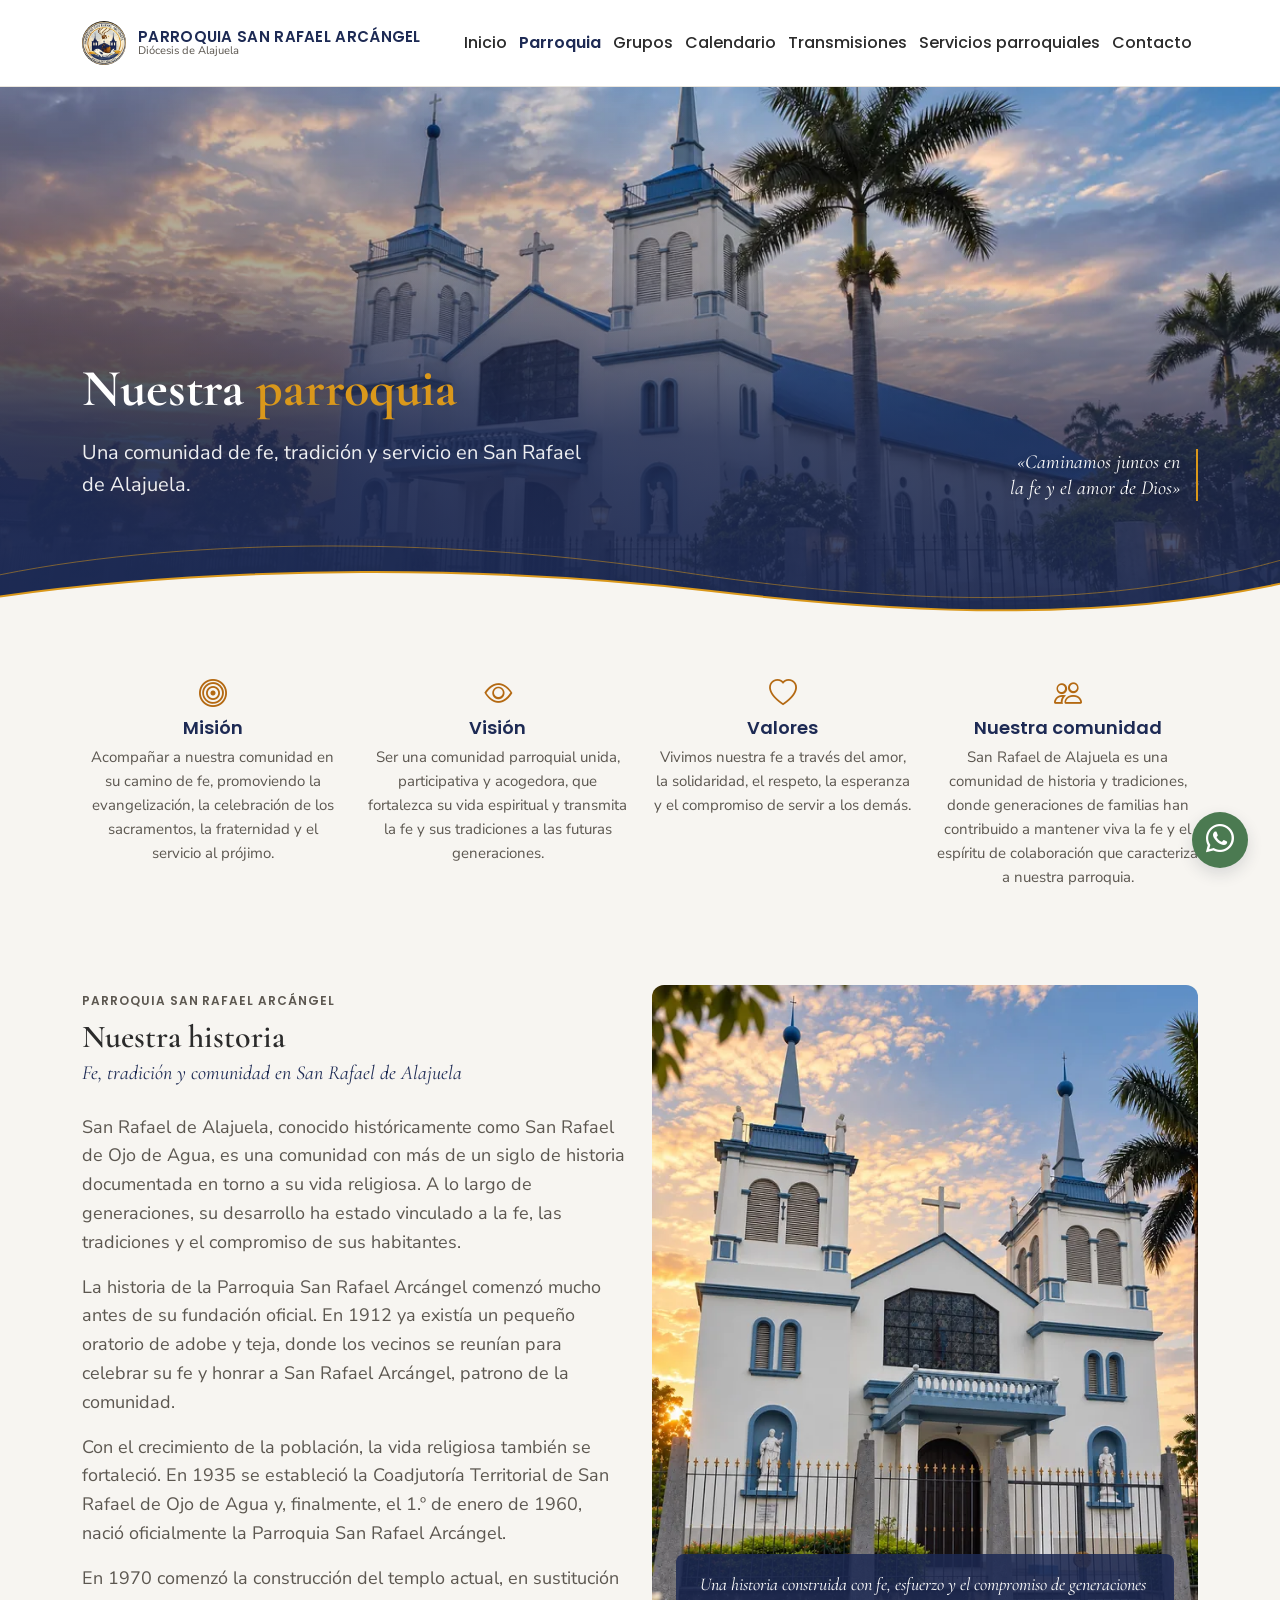
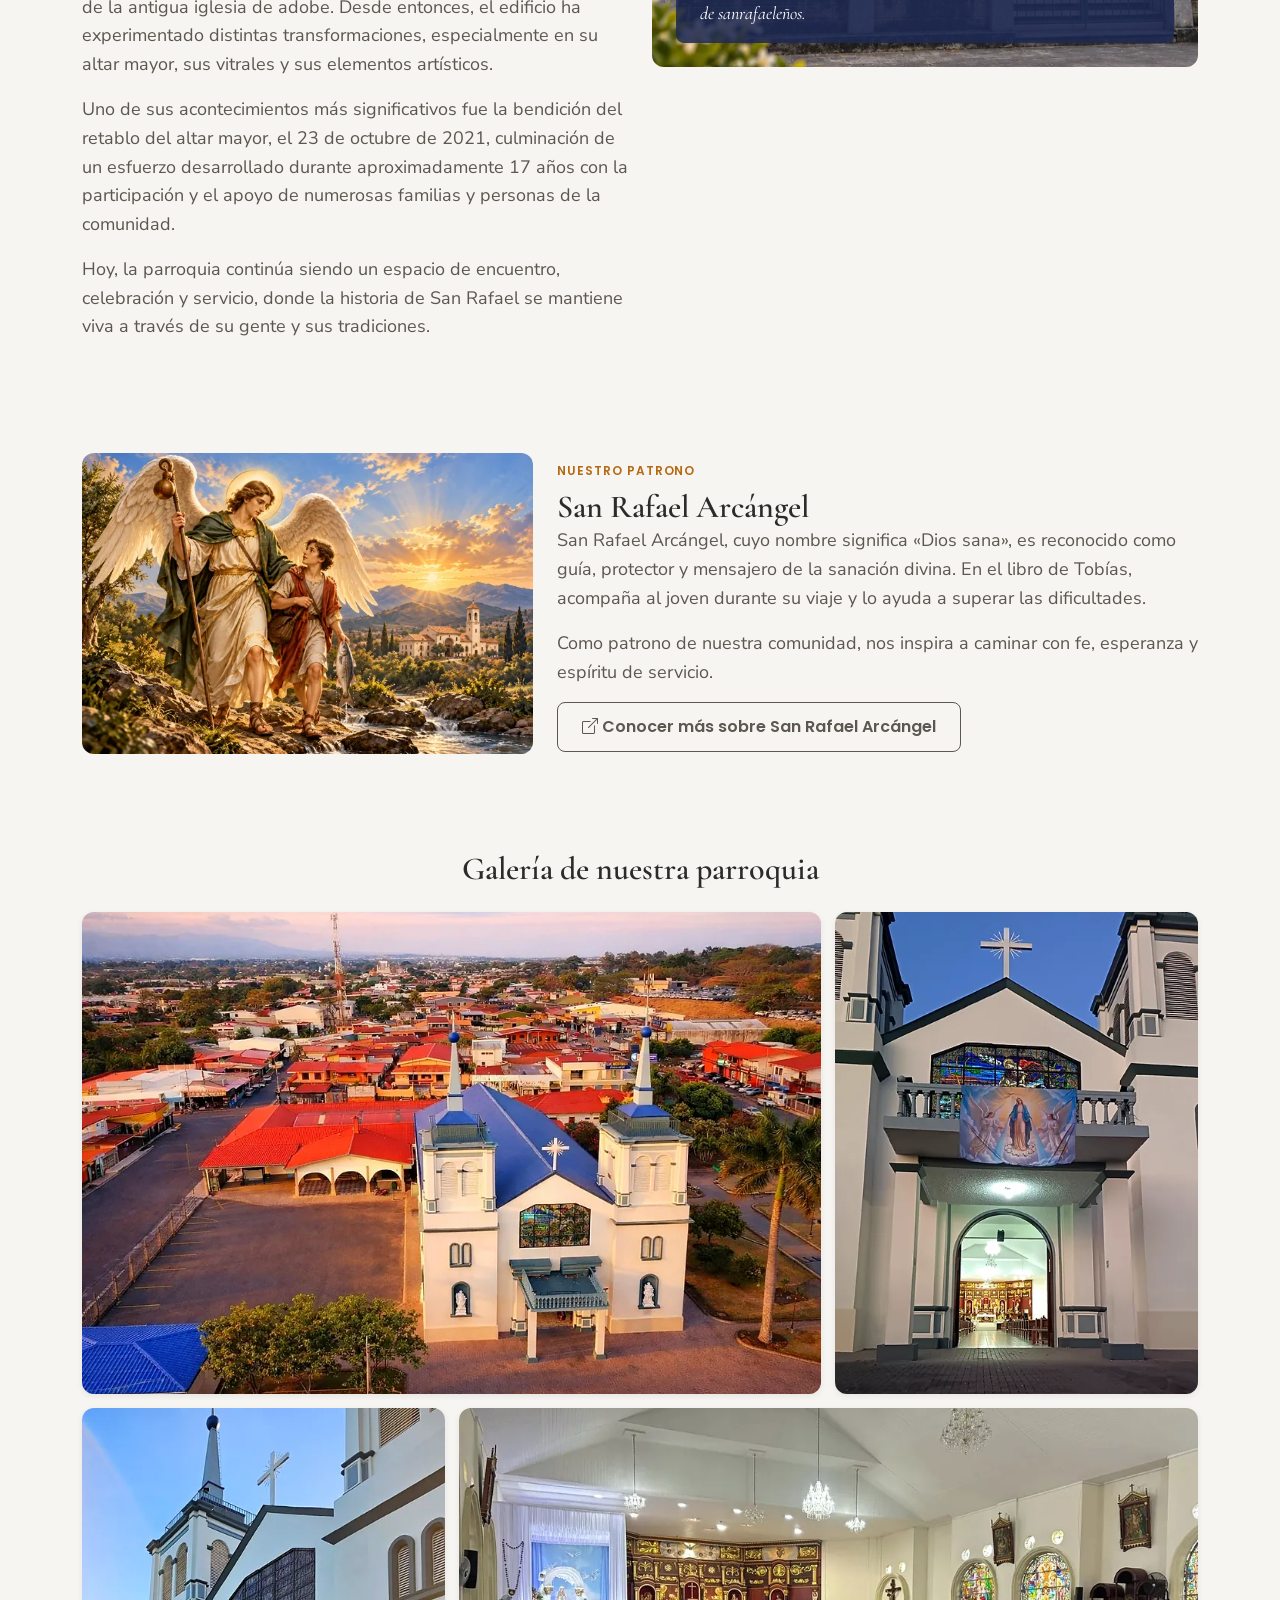
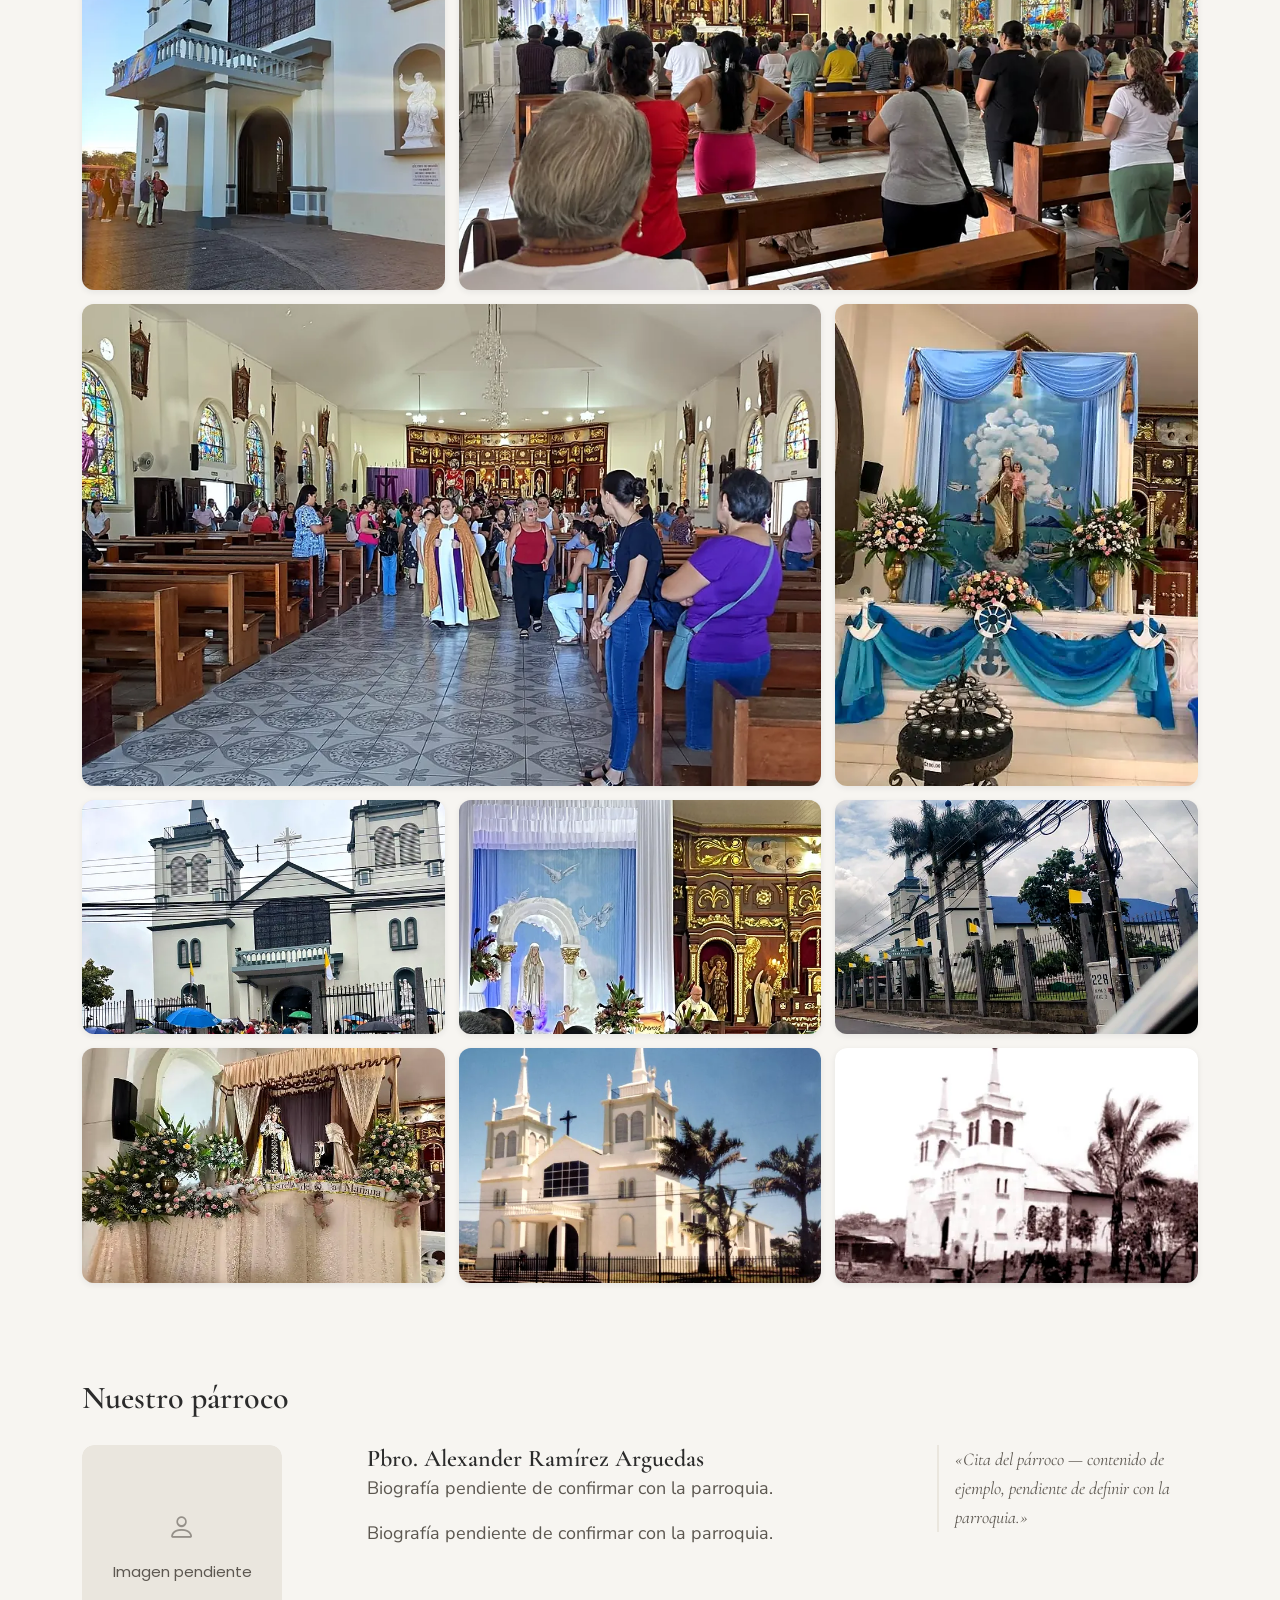
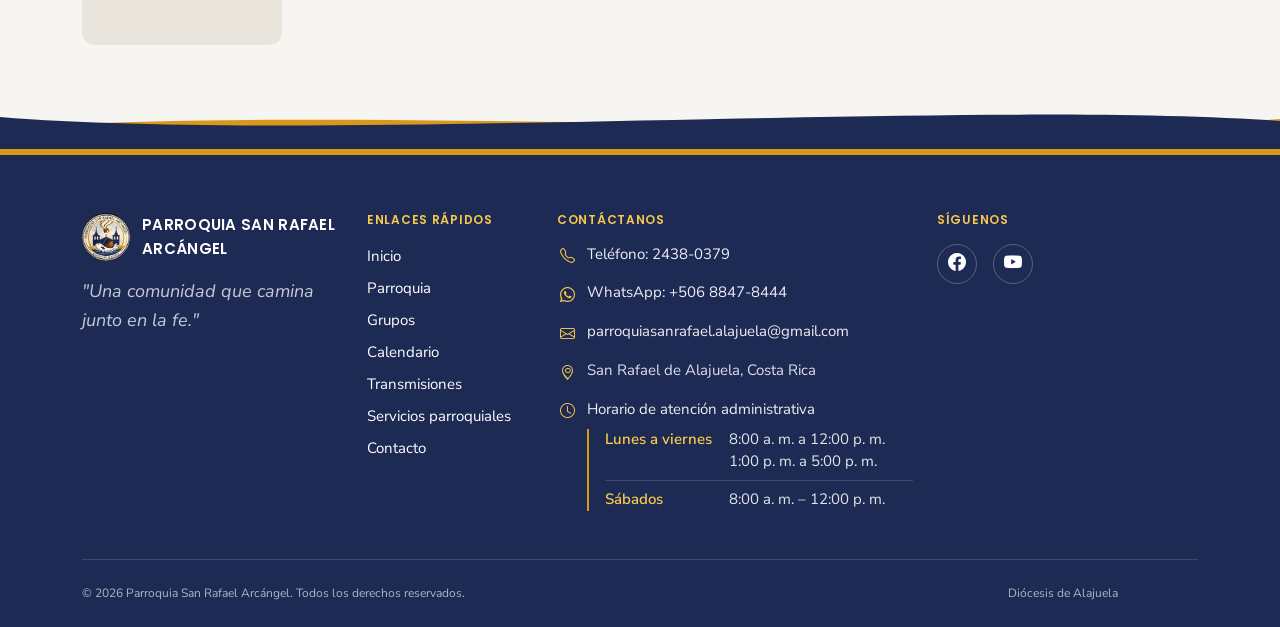
<file: pages/parroquia.html>
<!doctype html>
<html lang="es">
  <head>
    <meta charset="UTF-8" />
    <meta name="viewport" content="width=device-width, initial-scale=1.0" />
    <title>Parroquia | Parroquia San Rafael Arcángel</title>
    <meta
      name="description"
      content="Conoce a la Parroquia San Rafael Arcángel: nuestra misión, visión, valores, historia, patrono y comunidad."
    />
    <meta property="og:type" content="website" />
    <meta property="og:locale" content="es_CR" />
    <meta
      property="og:title"
      content="Parroquia | Parroquia San Rafael Arcángel"
    />
    <meta
      property="og:description"
      content="Conoce a la Parroquia San Rafael Arcángel: nuestra misión, visión, valores, historia, patrono y comunidad."
    />

    <!-- Favicon (logotipo institucional) -->
    <link rel="icon" href="../favicon.ico" sizes="any" />
    <link
      rel="icon"
      type="image/png"
      sizes="32x32"
      href="../assets/icons/favicon-32x32.png"
    />
    <link rel="apple-touch-icon" href="../assets/icons/apple-touch-icon.png" />

    <!-- Google Fonts -->
    <link rel="preconnect" href="https://fonts.googleapis.com" />
    <link rel="preconnect" href="https://fonts.gstatic.com" crossorigin />
    <link
      href="https://fonts.googleapis.com/css2?family=Cormorant+Garamond:wght@500;600;700&family=Poppins:wght@500;600&family=Nunito+Sans:wght@400&display=swap"
      rel="stylesheet"
    />

    <!-- Bootstrap 5.3.x -->
    <link
      href="https://cdn.jsdelivr.net/npm/bootstrap@5.3.3/dist/css/bootstrap.min.css"
      rel="stylesheet"
    />

    <!-- Bootstrap Icons -->
    <link
      rel="stylesheet"
      href="https://cdn.jsdelivr.net/npm/bootstrap-icons@1.11.3/font/bootstrap-icons.min.css"
    />

    <!-- Estilos propios -->
    <link rel="stylesheet" href="../assets/css/variables.css" />
    <link rel="stylesheet" href="../assets/css/main.css" />
    <link rel="stylesheet" href="../assets/css/components.css" />
    <link rel="stylesheet" href="../assets/css/parroquia.css" />
  </head>

  <body>
    <a class="visually-hidden-focusable" href="#main-content"
      >Saltar al contenido principal</a
    >

    <!-- ===================== NAVBAR (global, igual que Inicio) ===================== -->
    <header>
      <nav
        class="navbar navbar-expand-xl sticky-top site-navbar"
        aria-label="Navegación principal"
      >
        <div class="container">
          <a class="navbar-brand" href="../index.html">
            <img
              src="../assets/img/logo/Logo.jpeg"
              alt="Escudo de la Parroquia San Rafael Arcángel"
              class="site-navbar__logo"
              width="44"
              height="44"
            />
            <span class="site-navbar__wordmark">
              <strong>Parroquia San Rafael Arcángel</strong>
              <small>Diócesis de Alajuela</small>
            </span>
          </a>

          <button
            class="navbar-toggler"
            type="button"
            data-bs-toggle="collapse"
            data-bs-target="#mainNav"
            aria-controls="mainNav"
            aria-expanded="false"
            aria-label="Abrir menú de navegación"
          >
            <span class="navbar-toggler-icon"></span>
          </button>

          <div class="collapse navbar-collapse" id="mainNav">
            <ul class="navbar-nav ms-auto align-items-xl-center gap-xxl-1">
              <li class="nav-item">
                <a class="nav-link" href="../index.html">Inicio</a>
              </li>
              <li class="nav-item">
                <a
                  class="nav-link active"
                  aria-current="page"
                  href="parroquia.html"
                  >Parroquia</a
                >
              </li>
              <li class="nav-item">
                <a class="nav-link" href="grupos.html">Grupos</a>
              </li>
              <li class="nav-item">
                <a class="nav-link" href="calendario.html">Calendario</a>
              </li>
              <li class="nav-item">
                <a class="nav-link" href="transmisiones.html">Transmisiones</a>
              </li>
              <li class="nav-item">
                <a class="nav-link" href="servicios-parroquiales.html">Servicios parroquiales</a>
              </li>
              <li class="nav-item">
                <a class="nav-link" href="contacto.html">Contacto</a>
              </li>
            </ul>
          </div>
        </div>
      </nav>
    </header>

    <main id="main-content">
      <!-- ===================== HERO (propio de Parroquia) ===================== -->
      <section class="hero-interior parroquia-hero" aria-labelledby="parroquia-hero-heading">
        <div class="parroquia-hero__media">
          <picture>
            <source
              type="image/webp"
              srcset="
                ../assets/img/parroquia/parroquiahero-1280.webp 1280w,
                ../assets/img/parroquia/parroquiahero-1983.webp 1983w
              "
              sizes="(max-width: 767px) 1000px, 100vw"
            />
            <img
              class="parroquia-hero__img"
              src="../assets/img/parroquia/parroquiahero.png"
              alt="Recreación digital del templo de la Parroquia San Rafael Arcángel al atardecer, con sus dos torres de techos azules y palmeras junto al edificio"
              width="1983"
              height="793"
              fetchpriority="high"
              decoding="async"
            />
          </picture>
        </div>
        <div class="container">
          <div class="parroquia-hero__row">
            <div class="parroquia-hero__content">
              <h1 id="parroquia-hero-heading" class="hero-title">
                Nuestra <span class="hero-title__acento">parroquia</span>
              </h1>
              <p class="hero-lead">
                Una comunidad de fe, tradición y servicio en San Rafael de
                Alajuela.
              </p>
            </div>
            <blockquote class="hero-cita hero-cita--breve hero-cita--derecha parroquia-hero__quote">
              <p class="hero-cita__texto">«Caminamos juntos en la fe y el amor de Dios»</p>
            </blockquote>
          </div>
        </div>
        <!-- Doble curva de transición Hero → sección siguiente (componente compartido .hero-curva,
             components.css): banda azul translúcida, curva del color de la sección que sigue y filete dorado. -->
        <svg class="hero-curva" viewBox="0 0 1440 120" preserveAspectRatio="none" aria-hidden="true" focusable="false">
          <path class="hero-curva__azul" d="M0,62 C220,18 520,22 760,58 S1230,104 1440,46 L1440,120 L0,120 Z" />
          <path class="hero-curva__eco" d="M0,62 C220,18 520,22 760,58 S1230,104 1440,46" />
          <path class="hero-curva__crema" d="M0,86 C260,50 560,52 800,80 S1250,112 1440,72 L1440,120 L0,120 Z" />
          <path class="hero-curva__linea" d="M0,86 C260,50 560,52 800,80 S1250,112 1440,72" />
        </svg>
      </section>

      <!-- ===================== MISIÓN / VISIÓN / VALORES / COMUNIDAD ===================== -->
      <!-- Textos editoriales propuestos, pendientes de validación institucional con la parroquia. -->
      <section
        class="valores-parroquia"
        aria-label="Misión, visión, valores y comunidad"
      >
        <div class="container">
          <div class="row g-4">
            <div class="col-6 col-lg-3">
              <i
                class="bi bi-bullseye valores-parroquia__icon"
                aria-hidden="true"
              ></i>
              <h2 class="titulo-icono valores-parroquia__title">Misión</h2>
              <p class="valores-parroquia__text">
                Acompañar a nuestra comunidad en su camino de fe, promoviendo la
                evangelización, la celebración de los sacramentos, la
                fraternidad y el servicio al prójimo.
              </p>
            </div>
            <div class="col-6 col-lg-3">
              <i
                class="bi bi-eye valores-parroquia__icon"
                aria-hidden="true"
              ></i>
              <h2 class="titulo-icono valores-parroquia__title">Visión</h2>
              <p class="valores-parroquia__text">
                Ser una comunidad parroquial unida, participativa y acogedora,
                que fortalezca su vida espiritual y transmita la fe y sus
                tradiciones a las futuras generaciones.
              </p>
            </div>
            <div class="col-6 col-lg-3">
              <i
                class="bi bi-heart valores-parroquia__icon"
                aria-hidden="true"
              ></i>
              <h2 class="titulo-icono valores-parroquia__title">Valores</h2>
              <p class="valores-parroquia__text">
                Vivimos nuestra fe a través del amor, la solidaridad, el
                respeto, la esperanza y el compromiso de servir a los demás.
              </p>
            </div>
            <div class="col-6 col-lg-3">
              <i
                class="bi bi-people valores-parroquia__icon"
                aria-hidden="true"
              ></i>
              <h2 class="titulo-icono valores-parroquia__title">Nuestra comunidad</h2>
              <p class="valores-parroquia__text">
                San Rafael de Alajuela es una comunidad de historia y
                tradiciones, donde generaciones de familias han contribuido a
                mantener viva la fe y el espíritu de colaboración que
                caracteriza a nuestra parroquia.
              </p>
            </div>
          </div>
        </div>
      </section>

      <!-- ===================== HISTORIA ===================== -->
      <section class="historia" aria-labelledby="historia-heading">
        <div class="container">
          <div class="row g-4">
            <div class="col-12 col-lg-6 historia__text">
              <p class="eyebrow">Parroquia San Rafael Arcángel</p>
              <h2 id="historia-heading">Nuestra historia</h2>
              <p class="historia__subtitle">
                Fe, tradición y comunidad en San Rafael de Alajuela
              </p>
              <p>
                San Rafael de Alajuela, conocido históricamente como San Rafael
                de Ojo de Agua, es una comunidad con más de un siglo de historia
                documentada en torno a su vida religiosa. A lo largo de
                generaciones, su desarrollo ha estado vinculado a la fe, las
                tradiciones y el compromiso de sus habitantes.
              </p>
              <p>
                La historia de la Parroquia San Rafael Arcángel comenzó mucho
                antes de su fundación oficial. En 1912 ya existía un pequeño
                oratorio de adobe y teja, donde los vecinos se reunían para
                celebrar su fe y honrar a San Rafael Arcángel, patrono de la
                comunidad.
              </p>
              <p>
                Con el crecimiento de la población, la vida religiosa también se
                fortaleció. En 1935 se estableció la Coadjutoría Territorial de
                San Rafael de Ojo de Agua y, finalmente, el 1.º de enero de
                1960, nació oficialmente la Parroquia San Rafael Arcángel.
              </p>
              <p>
                En 1970 comenzó la construcción del templo actual, en
                sustitución de la antigua iglesia de adobe. Desde entonces, el
                edificio ha experimentado distintas transformaciones,
                especialmente en su altar mayor, sus vitrales y sus elementos
                artísticos.
              </p>
              <p>
                Uno de sus acontecimientos más significativos fue la bendición
                del retablo del altar mayor, el 23 de octubre de 2021,
                culminación de un esfuerzo desarrollado durante aproximadamente
                17 años con la participación y el apoyo de numerosas familias y
                personas de la comunidad.
              </p>
              <p>
                Hoy, la parroquia continúa siendo un espacio de encuentro,
                celebración y servicio, donde la historia de San Rafael se
                mantiene viva a través de su gente y sus tradiciones.
              </p>
            </div>
            <div class="col-12 col-lg-6">
              <div class="historia__media">
                <picture>
                  <source
                    type="image/webp"
                    srcset="
                      ../assets/img/parroquia/parroquiahistoria-640.webp   640w,
                      ../assets/img/parroquia/parroquiahistoria-1024.webp 1024w
                    "
                    sizes="(min-width: 992px) 540px, calc(100vw - 24px)"
                  />
                  <img
                    class="historia__img"
                    src="../assets/img/parroquia/parroquiahistoria.png"
                    alt="Recreación digital de la fachada del templo de la Parroquia San Rafael Arcángel: frente blanco y azul con dos torres, balcón sobre la entrada y estatuas de santos, al atardecer"
                    width="1024"
                    height="1536"
                    loading="lazy"
                    decoding="async"
                  />
                </picture>
                <blockquote class="historia__quote-box">
                  Una historia construida con fe, esfuerzo y el compromiso de
                  generaciones de sanrafaeleños.
                </blockquote>
              </div>
            </div>
          </div>
        </div>
      </section>

      <!-- ===================== NUESTRO PATRONO ===================== -->
      <section class="patrono" aria-labelledby="patrono-heading">
        <div class="container">
          <div class="row g-4 align-items-center">
            <div class="col-12 col-lg-5 order-lg-1">
              <div class="patrono__media">
                <picture>
                  <source
                    type="image/webp"
                    srcset="
                      ../assets/img/parroquia/parroquiapatrono-640.webp   640w,
                      ../assets/img/parroquia/parroquiapatrono-1024.webp 1024w
                    "
                    sizes="(min-width: 992px) 460px, calc(100vw - 24px)"
                  />
                  <img
                    class="patrono__img"
                    src="../assets/img/parroquia/parroquiapatrono.png"
                    alt="Representación artística de San Rafael Arcángel, con alas y bastón de peregrino, acompañando a Tobías, quien sostiene un pez, en un paisaje iluminado al amanecer"
                    width="1536"
                    height="1024"
                    loading="lazy"
                    decoding="async"
                  />
                </picture>
              </div>
            </div>
            <div class="col-12 col-lg-7 order-lg-2 patrono__text">
              <p class="eyebrow">Nuestro patrono</p>
              <h2 id="patrono-heading">San Rafael Arcángel</h2>
              <p>
                San Rafael Arcángel, cuyo nombre significa «Dios sana», es
                reconocido como guía, protector y mensajero de la sanación
                divina. En el libro de Tobías, acompaña al joven durante su
                viaje y lo ayuda a superar las dificultades.
              </p>
              <p>
                Como patrono de nuestra comunidad, nos inspira a caminar con fe,
                esperanza y espíritu de servicio.
              </p>
              <a
                class="btn btn-outline-primary"
                href="https://www.catholically.com/es/blogs/noticias/el-poder-de-la-fe-la-historia-de-san-raphael-el-arcangel-el-santo-patron-de-la-sanacion?srsltid=AU7gw4WRQ3R4SPFvaQjBi0YVGux0sPc_mA_c3qh8MJFIQlzYyVbQivK5"
                target="_blank"
                rel="noopener noreferrer"
              >
                <i class="bi bi-box-arrow-up-right" aria-hidden="true"></i>
                Conocer más sobre San Rafael Arcángel
              </a>
            </div>
          </div>
        </div>
      </section>

      <!-- ===================== GALERÍA DE NUESTRA PARROQUIA ===================== -->
      <section class="parroquia-galeria" aria-labelledby="galeria-heading">
        <div class="container">
          <div class="parroquia-galeria__intro">
            <h2 id="galeria-heading">Galería de nuestra parroquia</h2>
          </div>

          <div class="parroquia-mosaico">
            <div class="parroquia-mosaico__grid">
              <figure
                class="parroquia-mosaico__item parroquia-mosaico__item--g9"
              >
                <button
                  type="button"
                  class="parroquia-mosaico__btn"
                  aria-label="Ampliar fotografía: Vista aérea del templo y su entorno"
                  aria-haspopup="dialog"
                  data-visor-titulo="Vista aérea del templo y su entorno"
                  data-visor-src="../assets/img/parroquia/parroquiagal9-ampliada.webp"
                  data-visor-srcset="../assets/img/parroquia/parroquiagal9-640.webp 640w, ../assets/img/parroquia/parroquiagal9-960.webp 960w, ../assets/img/parroquia/parroquiagal9-1280.webp 1280w, ../assets/img/parroquia/parroquiagal9-ampliada.webp 1365w"
                  data-visor-ancho="1365"
                  data-visor-alto="1024"
                >
                  <picture>
                    <source
                      type="image/webp"
                      srcset="
                        ../assets/img/parroquia/parroquiagal9-640.webp   640w,
                        ../assets/img/parroquia/parroquiagal9-960.webp   960w,
                        ../assets/img/parroquia/parroquiagal9-1280.webp 1280w
                      "
                      sizes="(min-width: 1400px) 859px, (min-width: 1200px) 738px, (min-width: 992px) 618px, (min-width: 768px) 460px, calc(100vw - 24px)"
                    />
                    <img
                      class="parroquia-mosaico__img"
                      src="../assets/img/parroquia/parroquiagal9-960.webp"
                      alt="Vista aérea del templo parroquial y su entorno al atardecer: la fachada con sus dos torres, el salón parroquial de techo rojo y las casas del pueblo, con las montañas al fondo"
                      width="1280"
                      height="960"
                      loading="lazy"
                      decoding="async"
                    />
                  </picture>
                  <span class="parroquia-mosaico__zoom" aria-hidden="true"
                    ><i class="bi bi-arrows-fullscreen"></i
                  ></span>
                </button>
                <figcaption
                  class="parroquia-mosaico__caption"
                  aria-hidden="true"
                >
                  Vista aérea del templo y su entorno
                </figcaption>
              </figure>
              <figure
                class="parroquia-mosaico__item parroquia-mosaico__item--g3"
              >
                <button
                  type="button"
                  class="parroquia-mosaico__btn"
                  aria-label="Ampliar fotografía: Fachada del templo al atardecer"
                  aria-haspopup="dialog"
                  data-visor-titulo="Fachada del templo al atardecer"
                  data-visor-src="../assets/img/parroquia/parroquiagal3-ampliada.webp"
                  data-visor-srcset="../assets/img/parroquia/parroquiagal3-480.webp 480w, ../assets/img/parroquia/parroquiagal3-720.webp 720w, ../assets/img/parroquia/parroquiagal3-960.webp 960w, ../assets/img/parroquia/parroquiagal3-ampliada.webp 1080w"
                  data-visor-ancho="1080"
                  data-visor-alto="1440"
                >
                  <picture>
                    <source
                      type="image/webp"
                      srcset="
                        ../assets/img/parroquia/parroquiagal3-480.webp 480w,
                        ../assets/img/parroquia/parroquiagal3-720.webp 720w,
                        ../assets/img/parroquia/parroquiagal3-960.webp 960w
                      "
                      sizes="(min-width: 1400px) 423px, (min-width: 1200px) 362px, (min-width: 992px) 302px, (min-width: 768px) 223px, calc(50vw - 18px)"
                    />
                    <img
                      class="parroquia-mosaico__img"
                      src="../assets/img/parroquia/parroquiagal3-960.webp"
                      alt="Fachada del templo al atardecer, vista de frente: las dos torres, la cruz sobre el frontón, el vitral y una gran manta de la Virgen con ángeles colgada del balcón, y el interior iluminado a través del arco de entrada"
                      width="960"
                      height="1280"
                      loading="lazy"
                      decoding="async"
                    />
                  </picture>
                  <span class="parroquia-mosaico__zoom" aria-hidden="true"
                    ><i class="bi bi-arrows-fullscreen"></i
                  ></span>
                </button>
                <figcaption
                  class="parroquia-mosaico__caption"
                  aria-hidden="true"
                >
                  Fachada del templo al atardecer
                </figcaption>
              </figure>
              <figure
                class="parroquia-mosaico__item parroquia-mosaico__item--g12"
              >
                <button
                  type="button"
                  class="parroquia-mosaico__btn"
                  aria-label="Ampliar fotografía: Celebración de la misa en el templo"
                  aria-haspopup="dialog"
                  data-visor-titulo="Celebración de la misa en el templo"
                  data-visor-src="../assets/img/parroquia/parroquiagal12-ampliada.webp"
                  data-visor-srcset="../assets/img/parroquia/parroquiagal12-640.webp 640w, ../assets/img/parroquia/parroquiagal12-960.webp 960w, ../assets/img/parroquia/parroquiagal12-1280.webp 1280w, ../assets/img/parroquia/parroquiagal12-ampliada.webp 1600w"
                  data-visor-ancho="1600"
                  data-visor-alto="1200"
                >
                  <picture>
                    <source
                      type="image/webp"
                      srcset="
                        ../assets/img/parroquia/parroquiagal12-640.webp   640w,
                        ../assets/img/parroquia/parroquiagal12-960.webp   960w,
                        ../assets/img/parroquia/parroquiagal12-1280.webp 1280w
                      "
                      sizes="(min-width: 1400px) 859px, (min-width: 1200px) 738px, (min-width: 992px) 618px, (min-width: 768px) 460px, calc(100vw - 24px)"
                    />
                    <img
                      class="parroquia-mosaico__img"
                      src="../assets/img/parroquia/parroquiagal12-960.webp"
                      alt="Fieles de pie durante la celebración de la misa en el interior del templo, con el retablo dorado al fondo, un altar de cortinas blancas y azules a la izquierda y vitrales a la derecha"
                      width="1280"
                      height="960"
                      loading="lazy"
                      decoding="async"
                    />
                  </picture>
                  <span class="parroquia-mosaico__zoom" aria-hidden="true"
                    ><i class="bi bi-arrows-fullscreen"></i
                  ></span>
                </button>
                <figcaption
                  class="parroquia-mosaico__caption"
                  aria-hidden="true"
                >
                  Celebración de la misa en el templo
                </figcaption>
              </figure>
              <figure
                class="parroquia-mosaico__item parroquia-mosaico__item--g5"
              >
                <button
                  type="button"
                  class="parroquia-mosaico__btn"
                  aria-label="Ampliar fotografía: Costado de la fachada y entrada"
                  aria-haspopup="dialog"
                  data-visor-titulo="Costado de la fachada y entrada"
                  data-visor-src="../assets/img/parroquia/parroquiagal5-900.webp"
                  data-visor-srcset="../assets/img/parroquia/parroquiagal5-480.webp 480w, ../assets/img/parroquia/parroquiagal5-720.webp 720w, ../assets/img/parroquia/parroquiagal5-900.webp 900w"
                  data-visor-ancho="900"
                  data-visor-alto="1200"
                >
                  <picture>
                    <source
                      type="image/webp"
                      srcset="
                        ../assets/img/parroquia/parroquiagal5-480.webp 480w,
                        ../assets/img/parroquia/parroquiagal5-720.webp 720w,
                        ../assets/img/parroquia/parroquiagal5-900.webp 900w
                      "
                      sizes="(min-width: 1400px) 423px, (min-width: 1200px) 362px, (min-width: 992px) 302px, (min-width: 768px) 223px, calc(50vw - 18px)"
                    />
                    <img
                      class="parroquia-mosaico__img"
                      src="../assets/img/parroquia/parroquiagal5-900.webp"
                      alt="Costado de la fachada del templo con la torre, el balcón y las estatuas de santos en sus hornacinas, bajo un cielo azul, con un pequeño grupo de personas frente a la entrada"
                      width="900"
                      height="1200"
                      loading="lazy"
                      decoding="async"
                    />
                  </picture>
                  <span class="parroquia-mosaico__zoom" aria-hidden="true"
                    ><i class="bi bi-arrows-fullscreen"></i
                  ></span>
                </button>
                <figcaption
                  class="parroquia-mosaico__caption"
                  aria-hidden="true"
                >
                  Costado de la fachada y entrada
                </figcaption>
              </figure>
              <figure
                class="parroquia-mosaico__item parroquia-mosaico__item--g4"
              >
                <button
                  type="button"
                  class="parroquia-mosaico__btn"
                  aria-label="Ampliar fotografía: Sacerdote y fieles"
                  aria-haspopup="dialog"
                  data-visor-titulo="Sacerdote y fieles"
                  data-visor-src="../assets/img/parroquia/parroquiagal4-ampliada.webp"
                  data-visor-srcset="../assets/img/parroquia/parroquiagal4-640.webp 640w, ../assets/img/parroquia/parroquiagal4-960.webp 960w, ../assets/img/parroquia/parroquiagal4-1280.webp 1280w, ../assets/img/parroquia/parroquiagal4-ampliada.webp 1500w"
                  data-visor-ancho="1500"
                  data-visor-alto="1125"
                >
                  <picture>
                    <source
                      type="image/webp"
                      srcset="
                        ../assets/img/parroquia/parroquiagal4-640.webp   640w,
                        ../assets/img/parroquia/parroquiagal4-960.webp   960w,
                        ../assets/img/parroquia/parroquiagal4-1280.webp 1280w
                      "
                      sizes="(min-width: 1400px) 859px, (min-width: 1200px) 738px, (min-width: 992px) 618px, (min-width: 768px) 460px, calc(100vw - 24px)"
                    />
                    <img
                      class="parroquia-mosaico__img"
                      src="../assets/img/parroquia/parroquiagal4-960.webp"
                      alt="Sacerdote con casulla morada y dorada avanzando por la nave central del templo entre fieles y bancas de madera, con los vitrales a los lados y el retablo al fondo"
                      width="1280"
                      height="960"
                      loading="lazy"
                      decoding="async"
                    />
                  </picture>
                  <span class="parroquia-mosaico__zoom" aria-hidden="true"
                    ><i class="bi bi-arrows-fullscreen"></i
                  ></span>
                </button>
                <figcaption
                  class="parroquia-mosaico__caption"
                  aria-hidden="true"
                >
                  Sacerdote y fieles
                </figcaption>
              </figure>
              <figure
                class="parroquia-mosaico__item parroquia-mosaico__item--g8"
              >
                <button
                  type="button"
                  class="parroquia-mosaico__btn"
                  aria-label="Ampliar fotografía: Fieles con paraguas frente al templo"
                  aria-haspopup="dialog"
                  data-visor-titulo="Fieles con paraguas frente al templo"
                  data-visor-src="../assets/img/parroquia/parroquiagal8-1200.webp"
                  data-visor-srcset="../assets/img/parroquia/parroquiagal8-640.webp 640w, ../assets/img/parroquia/parroquiagal8-960.webp 960w, ../assets/img/parroquia/parroquiagal8-1200.webp 1200w"
                  data-visor-ancho="1200"
                  data-visor-alto="900"
                >
                  <picture>
                    <source
                      type="image/webp"
                      srcset="
                        ../assets/img/parroquia/parroquiagal8-640.webp   640w,
                        ../assets/img/parroquia/parroquiagal8-960.webp   960w,
                        ../assets/img/parroquia/parroquiagal8-1200.webp 1200w
                      "
                      sizes="(min-width: 1400px) 423px, (min-width: 1200px) 362px, (min-width: 992px) 302px, (min-width: 768px) 223px, calc(50vw - 18px)"
                    />
                    <img
                      class="parroquia-mosaico__img"
                      src="../assets/img/parroquia/parroquiagal8-960.webp"
                      alt="Fieles con paraguas frente a la fachada del templo en un día de lluvia, durante una celebración con una alfombra decorativa en la calle"
                      width="1200"
                      height="900"
                      loading="lazy"
                      decoding="async"
                    />
                  </picture>
                  <span class="parroquia-mosaico__zoom" aria-hidden="true"
                    ><i class="bi bi-arrows-fullscreen"></i
                  ></span>
                </button>
                <figcaption
                  class="parroquia-mosaico__caption"
                  aria-hidden="true"
                >
                  Fieles con paraguas frente al templo
                </figcaption>
              </figure>
              <figure
                class="parroquia-mosaico__item parroquia-mosaico__item--g6"
              >
                <button
                  type="button"
                  class="parroquia-mosaico__btn"
                  aria-label="Ampliar fotografía: Misa junto al altar de la Virgen"
                  aria-haspopup="dialog"
                  data-visor-titulo="Misa junto al altar de la Virgen"
                  data-visor-src="../assets/img/parroquia/parroquiagal6-1200.webp"
                  data-visor-srcset="../assets/img/parroquia/parroquiagal6-640.webp 640w, ../assets/img/parroquia/parroquiagal6-960.webp 960w, ../assets/img/parroquia/parroquiagal6-1200.webp 1200w"
                  data-visor-ancho="1200"
                  data-visor-alto="900"
                >
                  <picture>
                    <source
                      type="image/webp"
                      srcset="
                        ../assets/img/parroquia/parroquiagal6-640.webp   640w,
                        ../assets/img/parroquia/parroquiagal6-960.webp   960w,
                        ../assets/img/parroquia/parroquiagal6-1200.webp 1200w
                      "
                      sizes="(min-width: 1400px) 423px, (min-width: 1200px) 362px, (min-width: 992px) 302px, (min-width: 768px) 223px, calc(50vw - 18px)"
                    />
                    <img
                      class="parroquia-mosaico__img"
                      src="../assets/img/parroquia/parroquiagal6-960.webp"
                      alt="Sacerdote celebrando la misa ante los fieles, junto a un altar con la imagen de la Virgen entre nubes, palomas y ángeles, y el retablo dorado a la derecha"
                      width="1200"
                      height="900"
                      loading="lazy"
                      decoding="async"
                    />
                  </picture>
                  <span class="parroquia-mosaico__zoom" aria-hidden="true"
                    ><i class="bi bi-arrows-fullscreen"></i
                  ></span>
                </button>
                <figcaption
                  class="parroquia-mosaico__caption"
                  aria-hidden="true"
                >
                  Misa junto al altar de la Virgen
                </figcaption>
              </figure>
              <figure
                class="parroquia-mosaico__item parroquia-mosaico__item--g1"
              >
                <button
                  type="button"
                  class="parroquia-mosaico__btn"
                  aria-label="Ampliar fotografía: Altar de la Virgen con el Niño"
                  aria-haspopup="dialog"
                  data-visor-titulo="Altar de la Virgen con el Niño"
                  data-visor-src="../assets/img/parroquia/parroquiagal1-480.webp"
                  data-visor-srcset="../assets/img/parroquia/parroquiagal1-480.webp 480w"
                  data-visor-ancho="480"
                  data-visor-alto="640"
                >
                  <picture>
                    <source
                      type="image/webp"
                      srcset="
                        ../assets/img/parroquia/parroquiagal1-480.webp 480w
                      "
                      sizes="(min-width: 1400px) 423px, (min-width: 1200px) 362px, (min-width: 992px) 302px, (min-width: 768px) 223px, calc(100vw - 24px)"
                    />
                    <img
                      class="parroquia-mosaico__img"
                      src="../assets/img/parroquia/parroquiagal1-480.webp"
                      alt="Altar adornado con cortinas y telas en tonos azules, flores y anclas decorativas, con la imagen de la Virgen con el Niño sobre un fondo de nubes y mar"
                      width="480"
                      height="640"
                      loading="lazy"
                      decoding="async"
                    />
                  </picture>
                  <span class="parroquia-mosaico__zoom" aria-hidden="true"
                    ><i class="bi bi-arrows-fullscreen"></i
                  ></span>
                </button>
                <figcaption
                  class="parroquia-mosaico__caption"
                  aria-hidden="true"
                >
                  Altar de la Virgen con el Niño
                </figcaption>
              </figure>
              <figure
                class="parroquia-mosaico__item parroquia-mosaico__item--g2"
              >
                <button
                  type="button"
                  class="parroquia-mosaico__btn"
                  aria-label="Ampliar fotografía: Altar con la imagen de la Virgen"
                  aria-haspopup="dialog"
                  data-visor-titulo="Altar con la imagen de la Virgen"
                  data-visor-src="../assets/img/parroquia/parroquiagal2-632.webp"
                  data-visor-srcset="../assets/img/parroquia/parroquiagal2-632.webp 632w"
                  data-visor-ancho="632"
                  data-visor-alto="474"
                >
                  <picture>
                    <source
                      type="image/webp"
                      srcset="
                        ../assets/img/parroquia/parroquiagal2-632.webp 632w
                      "
                      sizes="(min-width: 1400px) 423px, (min-width: 1200px) 362px, (min-width: 992px) 302px, (min-width: 768px) 223px, calc(50vw - 18px)"
                    />
                    <img
                      class="parroquia-mosaico__img"
                      src="../assets/img/parroquia/parroquiagal2-632.webp"
                      alt="Altar con la imagen de la Virgen bajo un dosel dorado, rodeado de flores rosadas y blancas y pequeños ángeles, con la inscripción «Estrella de la Mañana»"
                      width="632"
                      height="474"
                      loading="lazy"
                      decoding="async"
                    />
                  </picture>
                  <span class="parroquia-mosaico__zoom" aria-hidden="true"
                    ><i class="bi bi-arrows-fullscreen"></i
                  ></span>
                </button>
                <figcaption
                  class="parroquia-mosaico__caption"
                  aria-hidden="true"
                >
                  Altar con la imagen de la Virgen
                </figcaption>
              </figure>
              <figure
                class="parroquia-mosaico__item parroquia-mosaico__item--g7"
              >
                <button
                  type="button"
                  class="parroquia-mosaico__btn"
                  aria-label="Ampliar fotografía: Calle hacia el templo"
                  aria-haspopup="dialog"
                  data-visor-titulo="Calle hacia el templo"
                  data-visor-src="../assets/img/parroquia/parroquiagal7-959.webp"
                  data-visor-srcset="../assets/img/parroquia/parroquiagal7-640.webp 640w, ../assets/img/parroquia/parroquiagal7-959.webp 959w"
                  data-visor-ancho="959"
                  data-visor-alto="719"
                >
                  <picture>
                    <source
                      type="image/webp"
                      srcset="
                        ../assets/img/parroquia/parroquiagal7-640.webp 640w,
                        ../assets/img/parroquia/parroquiagal7-959.webp 959w
                      "
                      sizes="(min-width: 1400px) 423px, (min-width: 1200px) 362px, (min-width: 992px) 302px, (min-width: 768px) 223px, calc(50vw - 18px)"
                    />
                    <img
                      class="parroquia-mosaico__img"
                      src="../assets/img/parroquia/parroquiagal7-959.webp"
                      alt="Vista desde la calle hacia el templo, con la fachada tras unas palmeras y la cerca, banderines amarillos y blancos a lo largo de la acera y cables sobre la vía"
                      width="959"
                      height="719"
                      loading="lazy"
                      decoding="async"
                    />
                  </picture>
                  <span class="parroquia-mosaico__zoom" aria-hidden="true"
                    ><i class="bi bi-arrows-fullscreen"></i
                  ></span>
                </button>
                <figcaption
                  class="parroquia-mosaico__caption"
                  aria-hidden="true"
                >
                  Calle hacia el templo
                </figcaption>
              </figure>
              <figure
                class="parroquia-mosaico__item parroquia-mosaico__item--g11"
              >
                <button
                  type="button"
                  class="parroquia-mosaico__btn"
                  aria-label="Ampliar fotografía: Fotografía antigua del templo"
                  aria-haspopup="dialog"
                  data-visor-titulo="Fotografía antigua del templo"
                  data-visor-src="../assets/img/parroquia/parroquiagal11-788.webp"
                  data-visor-srcset="../assets/img/parroquia/parroquiagal11-640.webp 640w, ../assets/img/parroquia/parroquiagal11-788.webp 788w"
                  data-visor-ancho="788"
                  data-visor-alto="591"
                >
                  <picture>
                    <source
                      type="image/webp"
                      srcset="
                        ../assets/img/parroquia/parroquiagal11-640.webp 640w,
                        ../assets/img/parroquia/parroquiagal11-788.webp 788w
                      "
                      sizes="(min-width: 1400px) 423px, (min-width: 1200px) 362px, (min-width: 992px) 302px, (min-width: 768px) 223px, calc(50vw - 18px)"
                    />
                    <img
                      class="parroquia-mosaico__img"
                      src="../assets/img/parroquia/parroquiagal11-788.webp"
                      alt="Fotografía antigua a color del templo, con sus dos torres, el balcón sobre la entrada, palmeras y la cerca de hierro al frente"
                      width="788"
                      height="591"
                      loading="lazy"
                      decoding="async"
                    />
                  </picture>
                  <span class="parroquia-mosaico__zoom" aria-hidden="true"
                    ><i class="bi bi-arrows-fullscreen"></i
                  ></span>
                </button>
                <figcaption
                  class="parroquia-mosaico__caption"
                  aria-hidden="true"
                >
                  Fotografía antigua del templo
                </figcaption>
              </figure>
              <figure
                class="parroquia-mosaico__item parroquia-mosaico__item--g10"
              >
                <button
                  type="button"
                  class="parroquia-mosaico__btn"
                  aria-label="Ampliar fotografía: Fotografía antigua en sepia"
                  aria-haspopup="dialog"
                  data-visor-titulo="Fotografía antigua en sepia"
                  data-visor-src="../assets/img/parroquia/parroquiagal10-554.webp"
                  data-visor-srcset="../assets/img/parroquia/parroquiagal10-554.webp 554w"
                  data-visor-ancho="554"
                  data-visor-alto="415"
                >
                  <picture>
                    <source
                      type="image/webp"
                      srcset="
                        ../assets/img/parroquia/parroquiagal10-554.webp 554w
                      "
                      sizes="(min-width: 1400px) 423px, (min-width: 1200px) 362px, (min-width: 992px) 302px, (min-width: 768px) 223px, calc(50vw - 18px)"
                    />
                    <img
                      class="parroquia-mosaico__img"
                      src="../assets/img/parroquia/parroquiagal10-554.webp"
                      alt="Fotografía antigua en tono sepia de un templo de dos torres con una palmera y árboles junto a un camino de tierra"
                      width="554"
                      height="415"
                      loading="lazy"
                      decoding="async"
                    />
                  </picture>
                  <span class="parroquia-mosaico__zoom" aria-hidden="true"
                    ><i class="bi bi-arrows-fullscreen"></i
                  ></span>
                </button>
                <figcaption
                  class="parroquia-mosaico__caption"
                  aria-hidden="true"
                >
                  Fotografía antigua en sepia
                </figcaption>
              </figure>
            </div>
          </div>

          <!-- Visor ampliado de la galería (Bootstrap Modal; comportamiento en assets/js/galeria-parroquia.js) -->
          <div
            class="modal fade parroquia-visor"
            id="parroquiaVisor"
            tabindex="-1"
            aria-labelledby="parroquiaVisorTitulo"
            aria-hidden="true"
          >
            <div class="modal-dialog modal-fullscreen">
              <div class="modal-content">
                <div class="modal-body">
                  <h2 id="parroquiaVisorTitulo" class="visually-hidden">
                    Galería de nuestra parroquia: visor ampliado
                  </h2>
                  <button
                    type="button"
                    class="parroquia-visor__btn parroquia-visor__btn--cerrar"
                    data-bs-dismiss="modal"
                    aria-label="Cerrar visor"
                  >
                    <i class="bi bi-x-lg" aria-hidden="true"></i>
                  </button>
                  <button
                    type="button"
                    class="parroquia-visor__btn parroquia-visor__btn--anterior"
                    data-visor-anterior
                    aria-label="Fotografía anterior"
                  >
                    <i class="bi bi-chevron-left" aria-hidden="true"></i>
                  </button>
                  <button
                    type="button"
                    class="parroquia-visor__btn parroquia-visor__btn--siguiente"
                    data-visor-siguiente
                    aria-label="Fotografía siguiente"
                  >
                    <i class="bi bi-chevron-right" aria-hidden="true"></i>
                  </button>
                  <figure class="parroquia-visor__figura">
                    <img class="parroquia-visor__img" alt="" data-visor-img />
                    <figcaption class="parroquia-visor__leyenda">
                      <span data-visor-leyenda></span>
                      <span
                        class="parroquia-visor__contador"
                        data-visor-contador
                      ></span>
                    </figcaption>
                  </figure>
                  <p
                    class="visually-hidden"
                    role="status"
                    aria-live="polite"
                    data-visor-estado
                  ></p>
                </div>
              </div>
            </div>
          </div>
        </div>
      </section>

      <!-- ===================== NUESTRO PÁRROCO ===================== -->
      <section class="parroco" aria-labelledby="parroco-heading">
        <div class="container">
          <h2 id="parroco-heading">Nuestro párroco</h2>
          <div class="row g-4 align-items-start mt-1">
            <div class="col-12 col-md-3">
              <div class="parroco__media">
                <div class="img-placeholder">
                  <i class="bi bi-person" aria-hidden="true"></i>
                  <span>Imagen pendiente</span>
                </div>
              </div>
            </div>
            <div class="col-12 col-md-6 parroco__bio">
              <h3>Pbro. Alexander Ramírez Arguedas</h3>
              <p>Biografía pendiente de confirmar con la parroquia.</p>
              <p>Biografía pendiente de confirmar con la parroquia.</p>
            </div>
            <div class="col-12 col-md-3">
              <blockquote class="parroco__quote">
                «Cita del párroco — contenido de ejemplo, pendiente de definir
                con la parroquia.»
              </blockquote>
            </div>
          </div>
        </div>
      </section>
    </main>

    <!-- Transición hacia el footer: mismo patrón navy/dorado en capas que
         Inicio usa en su transición CTA→footer (ver home.css), reproducido
         en parroquia.css sin la insignia circular. -->
    <div class="wave-transition" aria-hidden="true">
      <svg
        class="wave-transition-gold"
        viewBox="0 0 1440 56"
        preserveAspectRatio="none"
        xmlns="http://www.w3.org/2000/svg"
      >
        <path
          fill="var(--color-secondary)"
          d="M0,30 C360,4 1080,44 1440,20 L1440,56 L0,56 Z"
        />
      </svg>
      <svg
        class="wave-transition-navy"
        viewBox="0 0 1440 56"
        preserveAspectRatio="none"
        xmlns="http://www.w3.org/2000/svg"
      >
        <path
          fill="var(--color-primary)"
          d="M0,24 C360,50 1080,6 1440,28 L1440,56 L0,56 Z"
        />
      </svg>
    </div>

    <!-- ===================== FOOTER (global, estandarizado) =====================
         Datos de la oficina parroquial en «Contáctanos». Estilos del bloque en components.css. -->
    <footer class="site-footer on-dark">
      <div class="container">
        <div class="row g-4">
          <div class="col-12 col-lg-3">
            <div class="site-footer__brand">
              <img
                src="../assets/img/logo/Logo.jpeg"
                alt="Escudo de la Parroquia San Rafael Arcángel"
              />
              <span class="site-footer__brand-name"
                >Parroquia San Rafael Arcángel</span
              >
            </div>
            <p class="site-footer__tagline">
              "Una comunidad que camina junto en la fe."
            </p>
          </div>

          <div class="col-12 col-sm-6 col-lg-2">
            <h2 class="footer__heading">Enlaces rápidos</h2>
            <ul class="site-footer__list">
              <li><a href="../index.html">Inicio</a></li>
              <li><a href="parroquia.html">Parroquia</a></li>
              <li><a href="grupos.html">Grupos</a></li>
              <li><a href="calendario.html">Calendario</a></li>
              <li><a href="transmisiones.html">Transmisiones</a></li>
              <li><a href="servicios-parroquiales.html">Servicios parroquiales</a></li>
              <li><a href="contacto.html">Contacto</a></li>
            </ul>
          </div>

          <div class="col-12 col-sm-6 col-lg-4">
            <h2 class="footer__heading">Contáctanos</h2>
            <ul class="site-footer__list site-footer__list--contact">
              <li class="site-footer__contact-item">
                <i class="bi bi-telephone" aria-hidden="true"></i>
                <a href="tel:+50624380379">Teléfono: 2438-0379</a>
              </li>
              <li class="site-footer__contact-item">
                <i class="bi bi-whatsapp" aria-hidden="true"></i>
                <a
                  href="https://wa.me/50688478444"
                  target="_blank"
                  rel="noopener noreferrer"
                >
                  WhatsApp: +506 8847-8444
                  <span class="visually-hidden"
                    >(se abre en una pestaña nueva)</span
                  >
                </a>
              </li>
              <li class="site-footer__contact-item">
                <i class="bi bi-envelope" aria-hidden="true"></i>
                <a
                  class="site-footer__email"
                  href="mailto:parroquiasanrafael.alajuela@gmail.com"
                >
                  parroquiasanrafael.alajuela<wbr />@gmail.com
                </a>
              </li>
              <li class="site-footer__contact-item">
                <i class="bi bi-geo-alt" aria-hidden="true"></i>
                <span>San Rafael de Alajuela, Costa Rica</span>
              </li>
              <li class="site-footer__contact-item">
                <i class="bi bi-clock" aria-hidden="true"></i>
                <div class="site-footer__hours">
                  <span class="site-footer__hours-title"
                    >Horario de atención administrativa</span
                  >
                  <dl class="site-footer__hours-list">
                    <div>
                      <dt>Lunes a viernes</dt>
                      <dd>
                        <span class="d-block"
                          >8:00&nbsp;a.&nbsp;m. a 12:00&nbsp;p.&nbsp;m.<span
                            class="visually-hidden"
                          >
                            y</span
                          ></span
                        >
                        <span class="d-block"
                          >1:00&nbsp;p.&nbsp;m. a 5:00&nbsp;p.&nbsp;m.</span
                        >
                      </dd>
                    </div>
                    <div>
                      <dt>Sábados</dt>
                      <dd>8:00&nbsp;a.&nbsp;m. – 12:00&nbsp;p.&nbsp;m.</dd>
                    </div>
                  </dl>
                </div>
              </li>
            </ul>
          </div>

          <div class="col-12 col-lg-3">
            <h2 class="footer__heading">Síguenos</h2>
            <ul class="site-footer__social">
              <li>
                <a
                  href="https://www.facebook.com/p/Parroquia-San-Rafael-Arc%C3%A1ngel-Alajuela-61587443041769/?locale=es_LA"
                  target="_blank"
                  rel="noopener noreferrer"
                  aria-label="Facebook de la parroquia (se abre en una pestaña nueva)"
                >
                  <i class="bi bi-facebook" aria-hidden="true"></i>
                </a>
              </li>
              <li>
                <a
                  href="https://www.youtube.com/@ParroquiaSanRafaeldeAlajuela"
                  target="_blank"
                  rel="noopener noreferrer"
                  aria-label="YouTube de la parroquia (se abre en una pestaña nueva)"
                >
                  <i class="bi bi-youtube" aria-hidden="true"></i>
                </a>
              </li>
            </ul>
          </div>
        </div>

        <div class="site-footer__bottom">
          <span
            >© 2026 Parroquia San Rafael Arcángel. Todos los derechos
            reservados.</span
          >
          <span>Diócesis de Alajuela</span>
        </div>
      </div>
    </footer>

    <!-- ===================== BOTÓN FLOTANTE DE WHATSAPP (global) =====================
         Enlace a la conversación de WhatsApp de la oficina parroquial; mismo marcado y estilos
         (components.css) en todas las páginas. -->
    <a
      class="whatsapp-float"
      href="https://wa.me/50688478444"
      target="_blank"
      rel="noopener noreferrer"
      aria-label="Escribir por WhatsApp a la oficina parroquial (se abre en una pestaña nueva)"
    >
      <i class="bi bi-whatsapp" aria-hidden="true"></i>
    </a>

    <!-- Bootstrap Bundle (incluye Popper) — necesario para navbar y el visor de la galería -->
    <script src="https://cdn.jsdelivr.net/npm/bootstrap@5.3.3/dist/js/bootstrap.bundle.min.js"></script>
    <script src="../assets/js/galeria-parroquia.js" defer></script>
  </body>
</html>
</file>
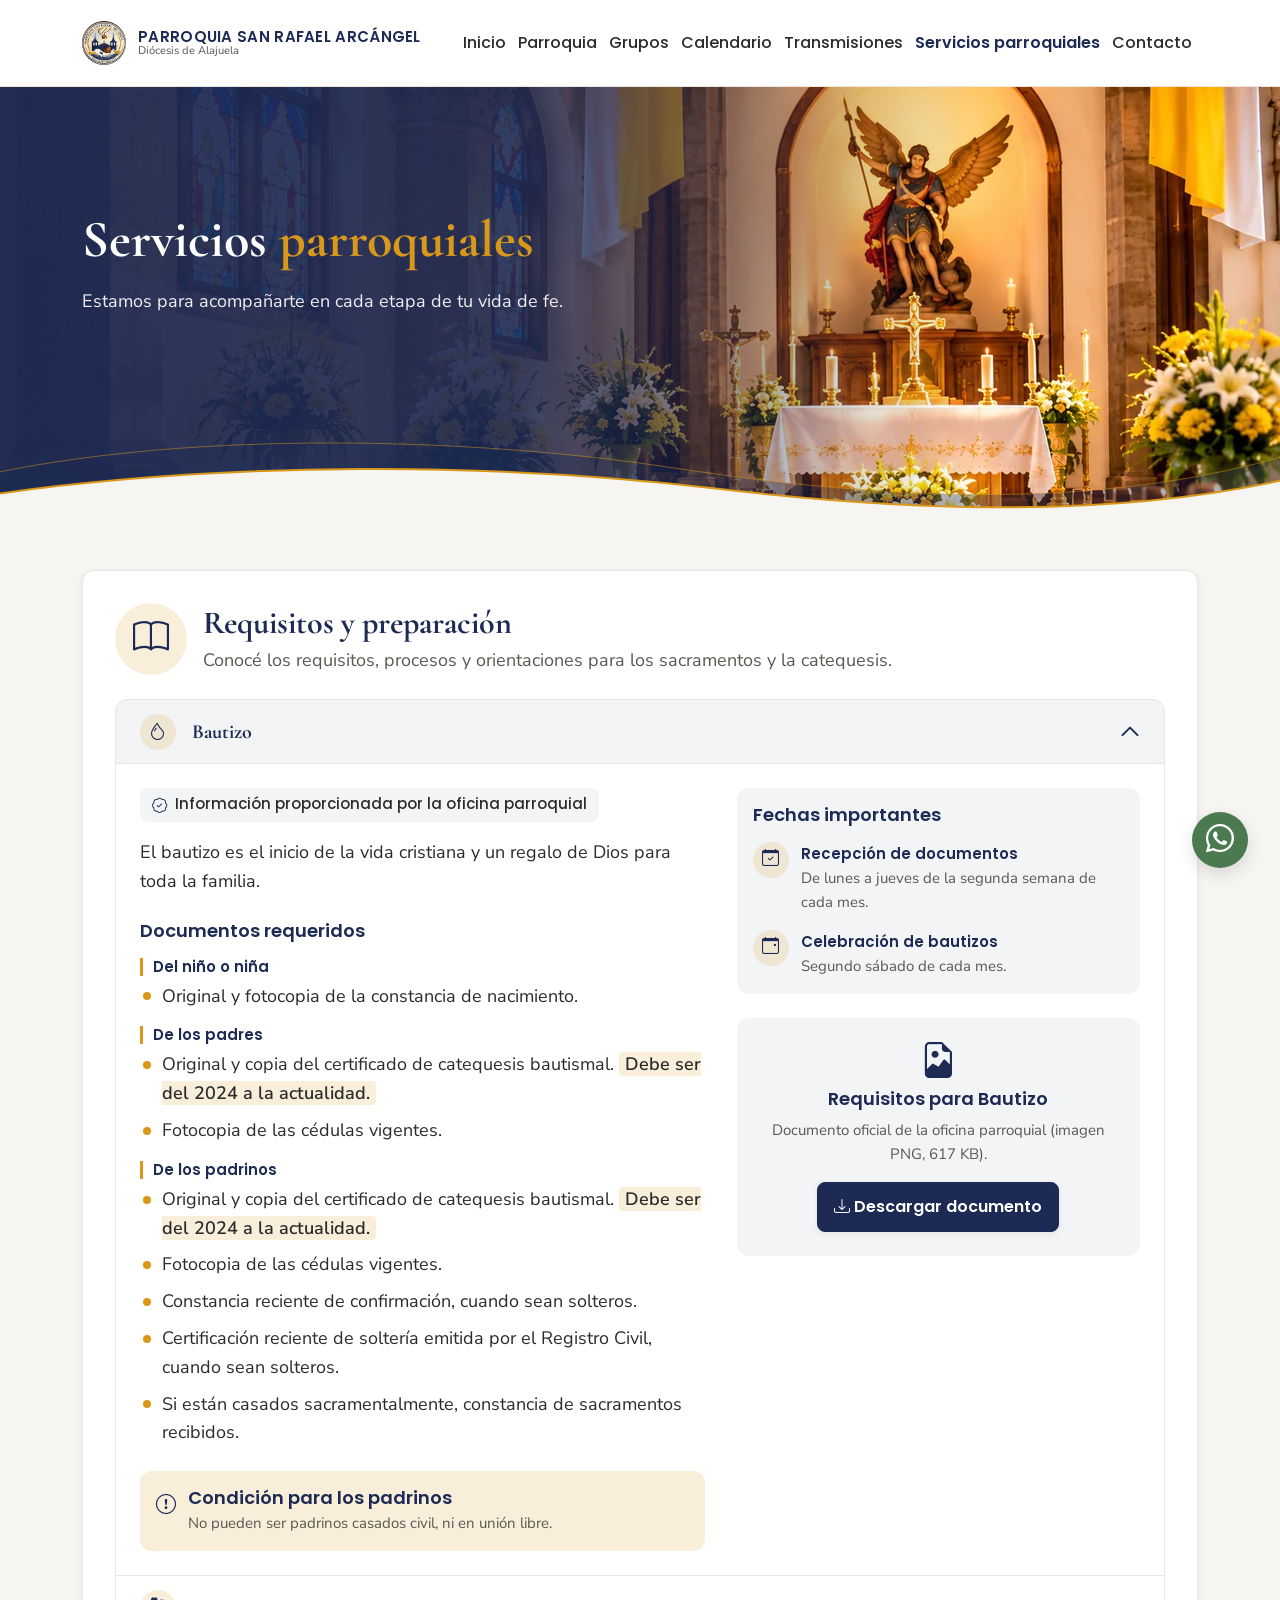
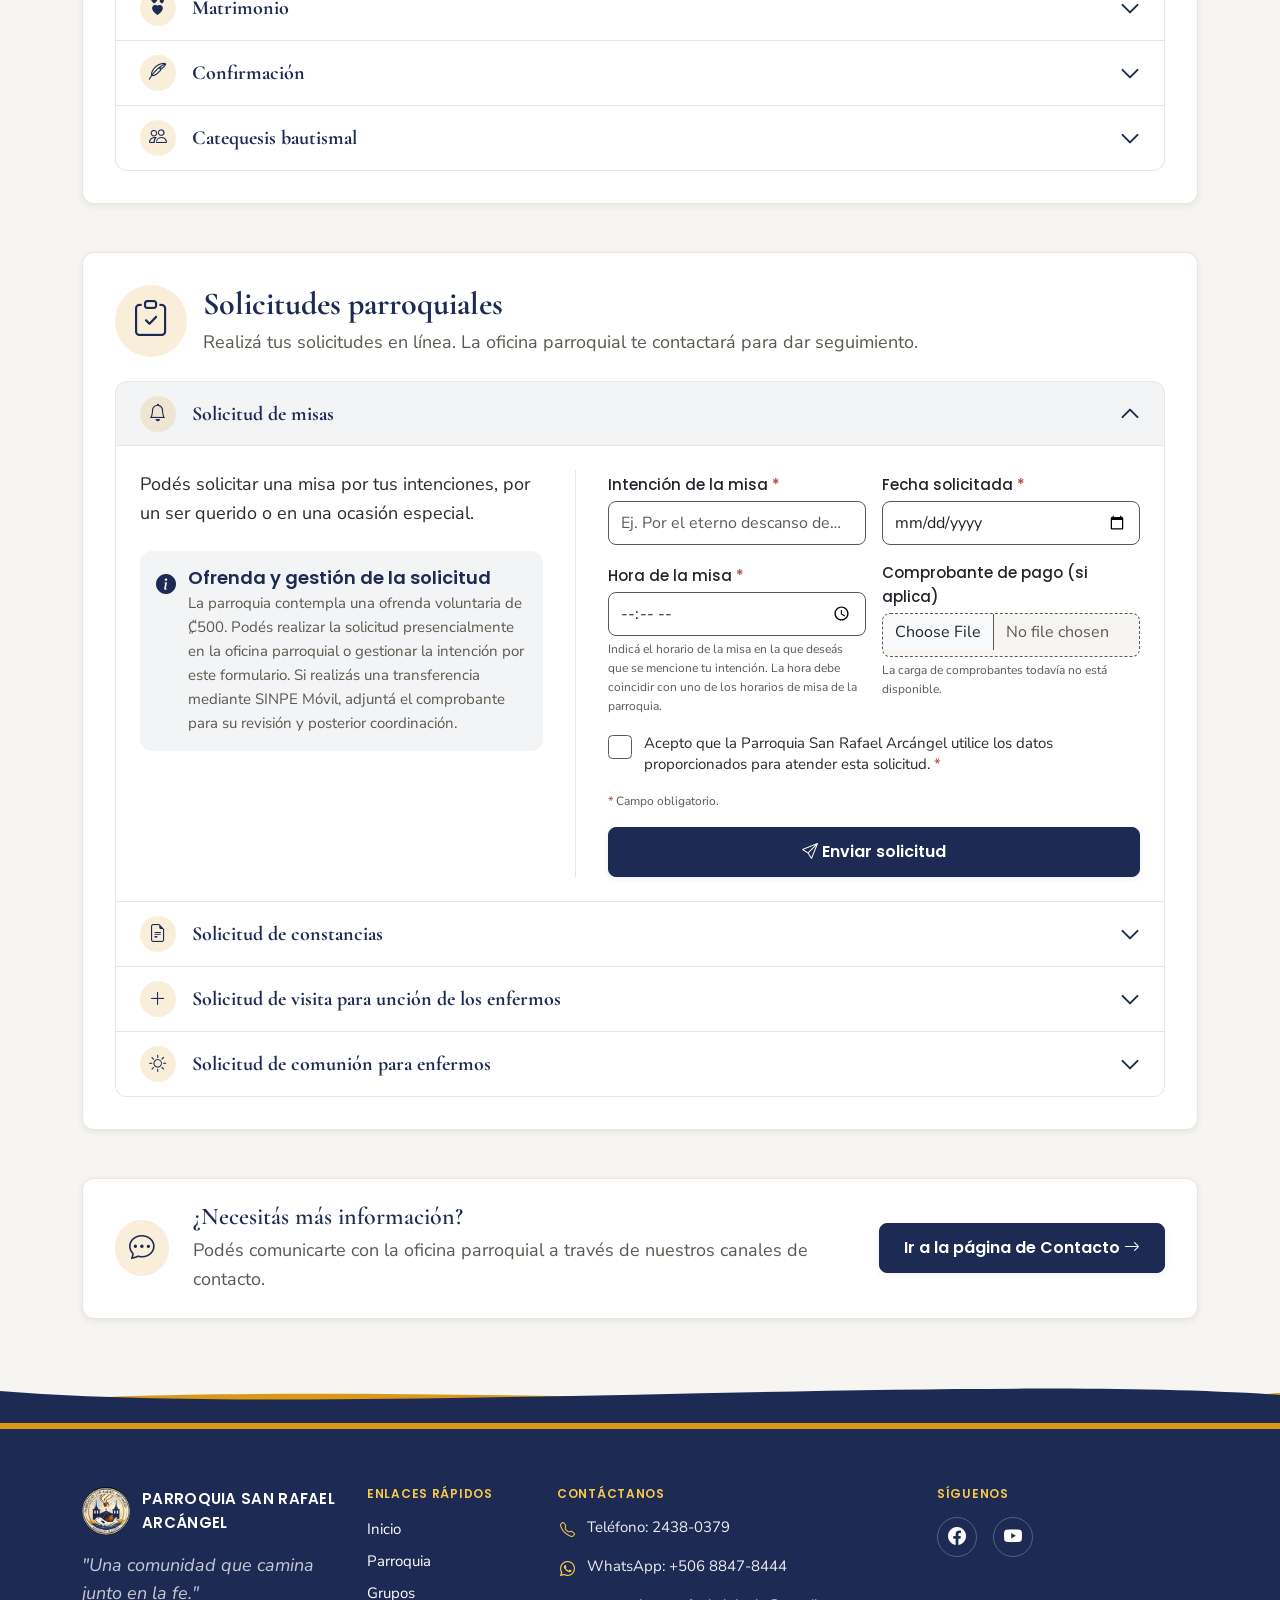
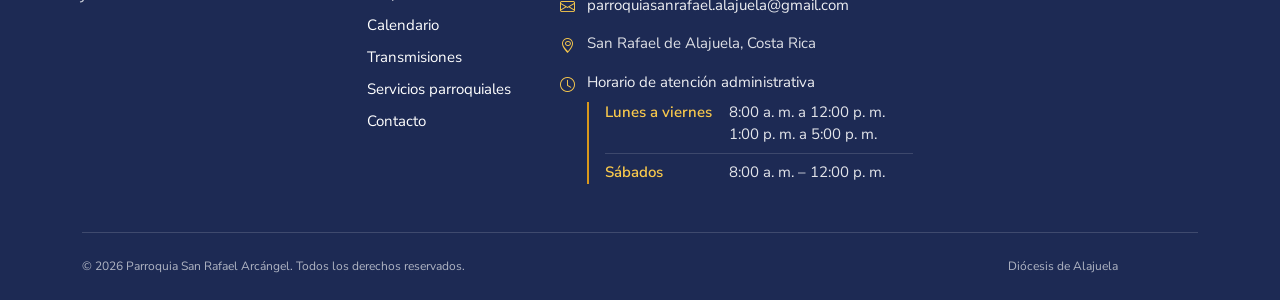
<file: pages/servicios-parroquiales.html>
<!doctype html>
<html lang="es">
  <head>
    <meta charset="UTF-8" />
    <meta name="viewport" content="width=device-width, initial-scale=1.0" />
    <title>Servicios parroquiales | Parroquia San Rafael Arcángel</title>
    <meta
      name="description"
      content="Requisitos y preparación para los sacramentos y la catequesis, y solicitudes parroquiales en línea: misas, constancias, visita para unción de los enfermos y comunión para enfermos."
    />
    <!-- Página en fase de maquetación con contenido provisional: se mantiene fuera de los buscadores
         hasta que la oficina parroquial confirme la información. Retirar esta línea al publicarla. -->
    <meta name="robots" content="noindex, nofollow" />
    <meta property="og:type" content="website" />
    <meta property="og:locale" content="es_CR" />
    <meta property="og:title" content="Servicios parroquiales | Parroquia San Rafael Arcángel" />
    <meta
      property="og:description"
      content="Requisitos y preparación para los sacramentos y la catequesis, y solicitudes parroquiales en línea: misas, constancias, visita para unción de los enfermos y comunión para enfermos."
    />

    <!-- Favicon (logotipo institucional) -->
    <link rel="icon" href="../favicon.ico" sizes="any" />
    <link rel="icon" type="image/png" sizes="32x32" href="../assets/icons/favicon-32x32.png" />
    <link rel="apple-touch-icon" href="../assets/icons/apple-touch-icon.png" />

    <!-- Google Fonts -->
    <link rel="preconnect" href="https://fonts.googleapis.com" />
    <link rel="preconnect" href="https://fonts.gstatic.com" crossorigin />
    <link
      href="https://fonts.googleapis.com/css2?family=Cormorant+Garamond:wght@500;600;700&family=Poppins:wght@500;600&family=Nunito+Sans:wght@400&display=swap"
      rel="stylesheet"
    />

    <!-- Bootstrap 5.3.x -->
    <link
      href="https://cdn.jsdelivr.net/npm/bootstrap@5.3.3/dist/css/bootstrap.min.css"
      rel="stylesheet"
    />

    <!-- Bootstrap Icons -->
    <link
      rel="stylesheet"
      href="https://cdn.jsdelivr.net/npm/bootstrap-icons@1.11.3/font/bootstrap-icons.min.css"
    />

    <!-- Estilos propios -->
    <link rel="stylesheet" href="../assets/css/variables.css" />
    <link rel="stylesheet" href="../assets/css/main.css" />
    <link rel="stylesheet" href="../assets/css/components.css" />
    <link rel="stylesheet" href="../assets/css/servicios-parroquiales.css" />
  </head>

  <body>
    <a class="visually-hidden-focusable" href="#main-content">Saltar al contenido principal</a>

    <!-- ===================== NAVBAR (global, igual que las demás páginas) ===================== -->
    <header>
      <nav class="navbar navbar-expand-xl sticky-top site-navbar" aria-label="Navegación principal">
        <div class="container">
          <a class="navbar-brand" href="../index.html">
            <img
              src="../assets/img/logo/Logo.jpeg"
              alt="Escudo de la Parroquia San Rafael Arcángel"
              class="site-navbar__logo"
              width="44"
              height="44"
            />
            <span class="site-navbar__wordmark">
              <strong>Parroquia San Rafael Arcángel</strong>
              <small>Diócesis de Alajuela</small>
            </span>
          </a>

          <button
            class="navbar-toggler"
            type="button"
            data-bs-toggle="collapse"
            data-bs-target="#mainNav"
            aria-controls="mainNav"
            aria-expanded="false"
            aria-label="Abrir menú de navegación"
          >
            <span class="navbar-toggler-icon"></span>
          </button>

          <div class="collapse navbar-collapse" id="mainNav">
            <ul class="navbar-nav ms-auto align-items-xl-center gap-xxl-1">
              <li class="nav-item">
                <a class="nav-link" href="../index.html">Inicio</a>
              </li>
              <li class="nav-item">
                <a class="nav-link" href="parroquia.html">Parroquia</a>
              </li>
              <li class="nav-item">
                <a class="nav-link" href="grupos.html">Grupos</a>
              </li>
              <li class="nav-item">
                <a class="nav-link" href="calendario.html">Calendario</a>
              </li>
              <li class="nav-item">
                <a class="nav-link" href="transmisiones.html">Transmisiones</a>
              </li>
              <li class="nav-item">
                <a class="nav-link active" aria-current="page" href="servicios-parroquiales.html">Servicios parroquiales</a>
              </li>
              <li class="nav-item">
                <a class="nav-link" href="contacto.html">Contacto</a>
              </li>
            </ul>
          </div>
        </div>
      </nav>
    </header>

    <main id="main-content">
      <!-- ===================== HERO (Servicios parroquiales) =====================
           Sistema compartido de Heroes interiores (.hero-interior, .hero-title, .hero-text y .hero-curva en
           components.css). Fotografía decorativa del interior del templo (altar de San Miguel Arcángel) como fondo
           a todo el ancho, con un degradado azul institucional que oscurece el lado del texto; conserva la
           variante compacta (altura) y la doble curva. Es decorativa: sin texto alternativo (alt vacío). -->
      <section class="hero-interior hero-interior--compacto servicios-hero" aria-labelledby="servicios-hero-heading">
        <img
          class="servicios-hero__img"
          src="../assets/img/galeria/hero_serviciosparro-1280.webp"
          srcset="
            ../assets/img/galeria/hero_serviciosparro-960.webp 960w,
            ../assets/img/galeria/hero_serviciosparro-1280.webp 1280w,
            ../assets/img/galeria/hero_serviciosparro-1672.webp 1672w
          "
          sizes="(max-width: 767.98px) 200vw, 100vw"
          alt=""
          width="1672"
          height="941"
          fetchpriority="high"
          decoding="async"
        />
        <div class="container">
          <div class="servicios-hero__content">
            <h1 id="servicios-hero-heading" class="hero-title">Servicios <span class="hero-title__acento">parroquiales</span></h1>
            <p class="hero-text">Estamos para acompañarte en cada etapa de tu vida de fe.</p>
          </div>
        </div>
        <svg class="hero-curva" viewBox="0 0 1440 120" preserveAspectRatio="none" aria-hidden="true" focusable="false">
          <path class="hero-curva__azul" d="M0,62 C220,18 520,22 760,58 S1230,104 1440,46 L1440,120 L0,120 Z" />
          <path class="hero-curva__eco" d="M0,62 C220,18 520,22 760,58 S1230,104 1440,46" />
          <path class="hero-curva__crema" d="M0,86 C260,50 560,52 800,80 S1250,112 1440,72 L1440,120 L0,120 Z" />
          <path class="hero-curva__linea" d="M0,86 C260,50 560,52 800,80 S1250,112 1440,72" />
        </svg>
      </section>

      <!-- ===================== REQUISITOS Y PREPARACIÓN =====================
           Sección independiente; los cuatro procesos son un acordeón de Bootstrap (uno abierto a la vez).
           Bautizo y Matrimonio: requisitos oficiales entregados por la oficina parroquial, con el documento
           original descargable (assets/downloads/). Confirmación y Catequesis bautismal: sin descarga mientras no
           exista un documento oficial; incluyen el bloque «Inscripciones y consultas» con los canales oficiales. -->
      <section class="servicios-seccion" aria-labelledby="requisitos-heading">
        <div class="container">
          <div class="servicios-panel">
            <header class="servicios-panel__header">
              <span class="servicios-panel__icon" aria-hidden="true"><i class="bi bi-book"></i></span>
              <div class="servicios-panel__titles">
                <h2 id="requisitos-heading" class="servicios-panel__title">Requisitos y preparación</h2>
                <p class="servicios-panel__intro">Conocé los requisitos, procesos y orientaciones para los sacramentos y la catequesis.</p>
              </div>
            </header>
            <div class="accordion servicios-acordeon" id="acordeon-requisitos">
            <div class="accordion-item">
              <h3 class="accordion-header">
                <button
                  class="accordion-button"
                  type="button"
                  data-bs-toggle="collapse"
                  data-bs-target="#req-bautizo"
                  aria-expanded="true"
                  aria-controls="req-bautizo"
                >
                  <span class="servicios-acordeon__icono" aria-hidden="true"><i class="bi bi-droplet"></i></span>
                  <span class="servicios-acordeon__titulo">Bautizo</span>
                </button>
              </h3>
              <div id="req-bautizo" class="accordion-collapse collapse show" data-bs-parent="#acordeon-requisitos">
                <div class="accordion-body">
                  <div class="servicios-detalle servicios-detalle--requisitos">
                    <div class="servicios-detalle__principal">
                      <p class="servicios-aviso servicios-aviso--oficial"><i class="bi bi-patch-check" aria-hidden="true"></i><span>Información proporcionada por la oficina parroquial</span></p>
                      <p class="servicios-descripcion">El bautizo es el inicio de la vida cristiana y un regalo de Dios para toda la familia.</p>
                      <h4 class="servicios-subtitulo">Documentos requeridos</h4>
                      <h5 class="servicios-subtitulo servicios-subtitulo--grupo">Del niño o niña</h5>
                      <ul class="servicios-lista">
                        <li>Original y fotocopia de la constancia de nacimiento.</li>
                      </ul>
                      <h5 class="servicios-subtitulo servicios-subtitulo--grupo">De los padres</h5>
                      <ul class="servicios-lista">
                        <li>Original y copia del certificado de catequesis bautismal. <span class="servicios-lista__nota">Debe ser del 2024 a la actualidad.</span></li>
                        <li>Fotocopia de las cédulas vigentes.</li>
                      </ul>
                      <h5 class="servicios-subtitulo servicios-subtitulo--grupo">De los padrinos</h5>
                      <ul class="servicios-lista">
                        <li>Original y copia del certificado de catequesis bautismal. <span class="servicios-lista__nota">Debe ser del 2024 a la actualidad.</span></li>
                        <li>Fotocopia de las cédulas vigentes.</li>
                        <li>Constancia reciente de confirmación, cuando sean solteros.</li>
                        <li>Certificación reciente de soltería emitida por el Registro Civil, cuando sean solteros.</li>
                        <li>Si están casados sacramentalmente, constancia de sacramentos recibidos.</li>
                      </ul>
                      <div class="servicios-nota servicios-nota--condicion">
                        <i class="bi bi-exclamation-circle" aria-hidden="true"></i>
                        <div>
                          <p class="servicios-nota__titulo">Condición para los padrinos</p>
                          <p>No pueden ser padrinos casados civil, ni en unión libre.</p>
                        </div>
                      </div>
                    </div>
                    <div class="servicios-detalle__lado">
                      <div class="servicios-bloque">
                        <h4 class="servicios-subtitulo servicios-subtitulo--bloque">Fechas importantes</h4>
                        <ul class="servicios-datos">
                          <li class="servicios-dato">
                            <span class="servicios-dato__icono" aria-hidden="true"><i class="bi bi-calendar-check"></i></span>
                            <div class="servicios-dato__texto">
                              <p class="servicios-dato__etiqueta">Recepción de documentos</p>
                              <p class="servicios-dato__valor">De lunes a jueves de la segunda semana de cada mes.</p>
                            </div>
                          </li>
                          <li class="servicios-dato">
                            <span class="servicios-dato__icono" aria-hidden="true"><i class="bi bi-calendar-event"></i></span>
                            <div class="servicios-dato__texto">
                              <p class="servicios-dato__etiqueta">Celebración de bautizos</p>
                              <p class="servicios-dato__valor">Segundo sábado de cada mes.</p>
                            </div>
                          </li>
                        </ul>
                      </div>
                      <div class="servicios-descarga">
                        <i class="bi bi-file-earmark-image servicios-descarga__icono" aria-hidden="true"></i>
                        <p class="servicios-descarga__titulo">Requisitos para Bautizo</p>
                        <p class="servicios-descarga__nota">Documento oficial de la oficina parroquial (imagen PNG, 617 KB).</p>
                        <a class="btn btn-primary" href="../assets/downloads/requisitos-bautizo.png" download="Requisitos-Bautizo-Parroquia-San-Rafael.png">
                          <i class="bi bi-download" aria-hidden="true"></i> Descargar documento
                        </a>
                      </div>
                    </div>
                  </div>
                </div>
              </div>
            </div>
            <div class="accordion-item">
              <h3 class="accordion-header">
                <button
                  class="accordion-button collapsed"
                  type="button"
                  data-bs-toggle="collapse"
                  data-bs-target="#req-matrimonio"
                  aria-expanded="false"
                  aria-controls="req-matrimonio"
                >
                  <span class="servicios-acordeon__icono" aria-hidden="true"><i class="bi bi-hearts"></i></span>
                  <span class="servicios-acordeon__titulo">Matrimonio</span>
                </button>
              </h3>
              <div id="req-matrimonio" class="accordion-collapse collapse" data-bs-parent="#acordeon-requisitos">
                <div class="accordion-body">
                  <div class="servicios-detalle servicios-detalle--requisitos">
                    <div class="servicios-detalle__principal">
                      <p class="servicios-aviso servicios-aviso--oficial"><i class="bi bi-patch-check" aria-hidden="true"></i><span>Información proporcionada por la oficina parroquial</span></p>
                      <p class="servicios-descripcion">Estos documentos son necesarios para iniciar el trámite de presentación matrimonial en nuestra parroquia.</p>
                      <h4 class="servicios-subtitulo">Documentos requeridos</h4>
                      <ol class="servicios-lista servicios-lista--numerada">
                        <li><strong class="servicios-lista__titulo">Constancias de sacramentos.</strong> Originales de las constancias de sacramentos de ambos contrayentes, con el sello de la parroquia y la firma del sacerdote. No pueden tener más de 2 meses. Se solicitan en la parroquia donde se bautizaron e indican que son para matrimonio. <span class="servicios-lista__nota">La confirmación es obligatoria.</span></li>
                        <li><strong class="servicios-lista__titulo">Certificación del Registro Civil.</strong> Certificación del Registro de la Condición Civil de uno y otro contrayente. Estas certificaciones tienen una vigencia de un mes; si es necesario, tendrían que presentar una reciente. Si uno de los contrayentes es viudo, debe presentar acta de defunción y que hayan pasado 300 días desde el fallecimiento o divorcio del matrimonio civil.</li>
                        <li><strong class="servicios-lista__titulo">Fotografías.</strong> De ambos contrayentes, 2 fotos cuando ambos viven en San Rafael, o 3 si uno vive acá y el otro en otra comunidad. Tienen que ser tamaño pasaporte.</li>
                        <li><strong class="servicios-lista__titulo">Curso matrimonial.</strong> Original y fotocopia del certificado del curso matrimonial realizado en cualquier parroquia de la Diócesis de Alajuela.</li>
                        <li><strong class="servicios-lista__titulo">Documentos de identidad.</strong> Fotocopia de los documentos de identidad de ambos contrayentes, que estén vigentes.</li>
                        <li><strong class="servicios-lista__titulo">Testigo para la presentación.</strong> Ambos contrayentes tienen que aportar un testigo para la presentación (ningún grado de familiaridad), con fotocopia de los documentos de identidad vigentes, y agregar sus calidades: dirección, condición civil, ocupación y teléfono.</li>
                        <li><strong class="servicios-lista__titulo">Testigos de boda.</strong> Testigos de boda, afines a la fe, con fotocopia de las cédulas vigentes, donde se indique de igual manera: dirección, condición civil, ocupación y teléfono.</li>
                      </ol>
                      <p class="servicios-descripcion servicios-cierre">Gracias por entregar toda la documentación completa. Esto nos ayuda a servirles mejor y a preparar su camino hacia el matrimonio sacramental.</p>
                    </div>
                    <div class="servicios-detalle__lado">
                      <div class="servicios-bloque">
                        <h4 class="servicios-subtitulo servicios-subtitulo--bloque">Información administrativa</h4>
                        <ul class="servicios-datos">
                          <li class="servicios-dato">
                            <span class="servicios-dato__icono" aria-hidden="true"><i class="bi bi-calendar-check"></i></span>
                            <div class="servicios-dato__texto">
                              <p class="servicios-dato__etiqueta">Entrega de documentación</p>
                              <p class="servicios-dato__valor">De lunes a miércoles, en la oficina parroquial.</p>
                            </div>
                          </li>
                          <li class="servicios-dato">
                            <span class="servicios-dato__icono" aria-hidden="true"><i class="bi bi-clock-history"></i></span>
                            <div class="servicios-dato__texto">
                              <p class="servicios-dato__etiqueta">Tiempo mínimo entre la presentación y la boda</p>
                              <p class="servicios-dato__valor">Un mes y quince días. En matrimonios mixtos o con disparidad de cultos: un mes y veintidós días.</p>
                            </div>
                          </li>
                          <li class="servicios-dato">
                            <span class="servicios-dato__icono" aria-hidden="true"><i class="bi bi-cash-coin"></i></span>
                            <div class="servicios-dato__texto">
                              <p class="servicios-dato__etiqueta">Aporte económico</p>
                              <p class="servicios-dato__valor">₡17.000 en efectivo, para cubrir los gastos de papeleo y trámite ante el Registro Civil.</p>
                            </div>
                          </li>
                        </ul>
                      </div>
                      <div class="servicios-descarga">
                        <i class="bi bi-file-earmark-image servicios-descarga__icono" aria-hidden="true"></i>
                        <p class="servicios-descarga__titulo">Requisitos para Matrimonio</p>
                        <p class="servicios-descarga__nota">Documento oficial de la oficina parroquial (imagen JPEG, 456 KB).</p>
                        <a class="btn btn-primary" href="../assets/downloads/requisitos-matrimonio.jpg" download="Requisitos-Matrimonio-Parroquia-San-Rafael.jpg">
                          <i class="bi bi-download" aria-hidden="true"></i> Descargar documento
                        </a>
                      </div>
                    </div>
                  </div>
                </div>
              </div>
            </div>
            <div class="accordion-item">
              <h3 class="accordion-header">
                <button
                  class="accordion-button collapsed"
                  type="button"
                  data-bs-toggle="collapse"
                  data-bs-target="#req-confirmacion"
                  aria-expanded="false"
                  aria-controls="req-confirmacion"
                >
                  <span class="servicios-acordeon__icono" aria-hidden="true"><i class="bi bi-feather"></i></span>
                  <span class="servicios-acordeon__titulo">Confirmación</span>
                </button>
              </h3>
              <div id="req-confirmacion" class="accordion-collapse collapse" data-bs-parent="#acordeon-requisitos">
                <div class="accordion-body">
                  <div class="servicios-detalle servicios-detalle--requisitos servicios-detalle--sin-lado">
                    <div class="servicios-detalle__principal">
                      <p class="servicios-descripcion">Estos son los requisitos para la catequesis de confirmación.</p>
                      <h4 class="servicios-subtitulo">Documentos requeridos</h4>
                      <ul class="servicios-lista">
                        <li>Constancia de bautismo.</li>
                        <li>Constancia de primera comunión.</li>
                      </ul>
                      <div class="servicios-bloque">
                        <h4 class="servicios-subtitulo servicios-subtitulo--bloque">Inscripciones</h4>
                        <ul class="servicios-datos">
                          <li class="servicios-dato">
                            <span class="servicios-dato__icono" aria-hidden="true"><i class="bi bi-calendar-check"></i></span>
                            <div class="servicios-dato__texto">
                              <p class="servicios-dato__etiqueta">Fechas de inscripción</p>
                              <p class="servicios-dato__valor">Las inscripciones se realizan en las fechas que indique la Catequesis. Estas serán comunicadas a través de los canales oficiales de la parroquia.</p>
                            </div>
                          </li>
                        </ul>
                      </div>
                      <div class="servicios-bloque">
                        <h4 class="servicios-subtitulo servicios-subtitulo--bloque">Inscripciones y consultas</h4>
                        <ul class="servicios-datos servicios-datos--canales">
                          <li class="servicios-dato">
                            <span class="servicios-dato__icono" aria-hidden="true"><i class="bi bi-calendar-event"></i></span>
                            <div class="servicios-dato__texto">
                              <p class="servicios-dato__etiqueta"><a href="calendario.html">Calendario parroquial</a></p>
                              <p class="servicios-dato__valor">Consultá las actividades de la parroquia.</p>
                            </div>
                          </li>
                          <li class="servicios-dato">
                            <span class="servicios-dato__icono" aria-hidden="true"><i class="bi bi-facebook"></i></span>
                            <div class="servicios-dato__texto">
                              <p class="servicios-dato__etiqueta"><a href="https://www.facebook.com/p/Parroquia-San-Rafael-Arc%C3%A1ngel-Alajuela-61587443041769/?locale=es_LA" target="_blank" rel="noopener noreferrer">Facebook oficial<span class="visually-hidden"> (se abre en una pestaña nueva)</span></a></p>
                              <p class="servicios-dato__valor">Página oficial de la parroquia.</p>
                            </div>
                          </li>
                          <li class="servicios-dato">
                            <span class="servicios-dato__icono" aria-hidden="true"><i class="bi bi-whatsapp"></i></span>
                            <div class="servicios-dato__texto">
                              <p class="servicios-dato__etiqueta"><a href="https://wa.me/50688478444" target="_blank" rel="noopener noreferrer">WhatsApp<span class="visually-hidden"> (se abre en una pestaña nueva)</span></a></p>
                              <p class="servicios-dato__valor">+506 8847-8444</p>
                            </div>
                          </li>
                          <li class="servicios-dato">
                            <span class="servicios-dato__icono" aria-hidden="true"><i class="bi bi-telephone"></i></span>
                            <div class="servicios-dato__texto">
                              <p class="servicios-dato__etiqueta"><a href="tel:+50624380379">Llamar a la oficina</a></p>
                              <p class="servicios-dato__valor">2438-0379</p>
                            </div>
                          </li>
                          <li class="servicios-dato">
                            <span class="servicios-dato__icono" aria-hidden="true"><i class="bi bi-geo-alt"></i></span>
                            <div class="servicios-dato__texto">
                              <p class="servicios-dato__etiqueta">Visita presencial</p>
                              <p class="servicios-dato__valor">Acercate a la oficina parroquial en su horario de atención administrativa.</p>
                            </div>
                          </li>
                          <li class="servicios-dato">
                            <span class="servicios-dato__icono" aria-hidden="true"><i class="bi bi-envelope"></i></span>
                            <div class="servicios-dato__texto">
                              <p class="servicios-dato__etiqueta"><a href="contacto.html">Formulario de Contacto</a></p>
                              <p class="servicios-dato__valor">Escribinos desde la página de Contacto.</p>
                            </div>
                          </li>
                        </ul>
                      </div>
                    </div>
                  </div>
                </div>
              </div>
            </div>
            <div class="accordion-item">
              <h3 class="accordion-header">
                <button
                  class="accordion-button collapsed"
                  type="button"
                  data-bs-toggle="collapse"
                  data-bs-target="#req-catequesis"
                  aria-expanded="false"
                  aria-controls="req-catequesis"
                >
                  <span class="servicios-acordeon__icono" aria-hidden="true"><i class="bi bi-people"></i></span>
                  <span class="servicios-acordeon__titulo">Catequesis bautismal</span>
                </button>
              </h3>
              <div id="req-catequesis" class="accordion-collapse collapse" data-bs-parent="#acordeon-requisitos">
                <div class="accordion-body">
                  <div class="servicios-detalle servicios-detalle--requisitos servicios-detalle--sin-lado">
                    <div class="servicios-detalle__principal">
                      <p class="servicios-descripcion">El certificado de catequesis bautismal es un requisito del trámite de Bautizo, tanto para los padres como para los padrinos.</p>
                      <h4 class="servicios-subtitulo">Información confirmada</h4>
                      <ul class="servicios-lista">
                        <li>Se requiere el original y la copia del certificado de catequesis bautismal de los padres y de los padrinos.</li>
                        <li>El certificado debe ser del 2024 a la actualidad.</li>
                      </ul>
                      <div class="servicios-nota">
                        <i class="bi bi-info-circle-fill" aria-hidden="true"></i>
                        <div>
                          <p class="servicios-nota__titulo">Inscripción y disponibilidad</p>
                          <p>Para conocer las próximas fechas de catequesis bautismal y el proceso de inscripción, podés consultar los canales oficiales de la parroquia o comunicarte directamente con la oficina parroquial.</p>
                        </div>
                      </div>
                      <div class="servicios-bloque">
                        <h4 class="servicios-subtitulo servicios-subtitulo--bloque">Inscripciones y consultas</h4>
                        <ul class="servicios-datos servicios-datos--canales">
                          <li class="servicios-dato">
                            <span class="servicios-dato__icono" aria-hidden="true"><i class="bi bi-calendar-event"></i></span>
                            <div class="servicios-dato__texto">
                              <p class="servicios-dato__etiqueta"><a href="calendario.html">Calendario parroquial</a></p>
                              <p class="servicios-dato__valor">Consultá las actividades de la parroquia.</p>
                            </div>
                          </li>
                          <li class="servicios-dato">
                            <span class="servicios-dato__icono" aria-hidden="true"><i class="bi bi-facebook"></i></span>
                            <div class="servicios-dato__texto">
                              <p class="servicios-dato__etiqueta"><a href="https://www.facebook.com/p/Parroquia-San-Rafael-Arc%C3%A1ngel-Alajuela-61587443041769/?locale=es_LA" target="_blank" rel="noopener noreferrer">Facebook oficial<span class="visually-hidden"> (se abre en una pestaña nueva)</span></a></p>
                              <p class="servicios-dato__valor">Página oficial de la parroquia.</p>
                            </div>
                          </li>
                          <li class="servicios-dato">
                            <span class="servicios-dato__icono" aria-hidden="true"><i class="bi bi-whatsapp"></i></span>
                            <div class="servicios-dato__texto">
                              <p class="servicios-dato__etiqueta"><a href="https://wa.me/50688478444" target="_blank" rel="noopener noreferrer">WhatsApp<span class="visually-hidden"> (se abre en una pestaña nueva)</span></a></p>
                              <p class="servicios-dato__valor">+506 8847-8444</p>
                            </div>
                          </li>
                          <li class="servicios-dato">
                            <span class="servicios-dato__icono" aria-hidden="true"><i class="bi bi-telephone"></i></span>
                            <div class="servicios-dato__texto">
                              <p class="servicios-dato__etiqueta"><a href="tel:+50624380379">Llamar a la oficina</a></p>
                              <p class="servicios-dato__valor">2438-0379</p>
                            </div>
                          </li>
                          <li class="servicios-dato">
                            <span class="servicios-dato__icono" aria-hidden="true"><i class="bi bi-geo-alt"></i></span>
                            <div class="servicios-dato__texto">
                              <p class="servicios-dato__etiqueta">Visita presencial</p>
                              <p class="servicios-dato__valor">Acercate a la oficina parroquial en su horario de atención administrativa.</p>
                            </div>
                          </li>
                          <li class="servicios-dato">
                            <span class="servicios-dato__icono" aria-hidden="true"><i class="bi bi-envelope"></i></span>
                            <div class="servicios-dato__texto">
                              <p class="servicios-dato__etiqueta"><a href="contacto.html">Formulario de Contacto</a></p>
                              <p class="servicios-dato__valor">Escribinos desde la página de Contacto.</p>
                            </div>
                          </li>
                        </ul>
                      </div>
                    </div>
                  </div>
                </div>
              </div>
            </div>
            </div>
          </div>
        </div>
      </section>

      <!-- ===================== SOLICITUDES PARROQUIALES =====================
           Sección independiente con su propio acordeón (cuatro trámites). Los formularios son solo maquetación:
           no tienen acción ni integración (envío, correo, archivos y pagos quedan para una fase posterior). -->
      <section class="servicios-seccion" aria-labelledby="solicitudes-heading">
        <div class="container">
          <div class="servicios-panel">
            <header class="servicios-panel__header">
              <span class="servicios-panel__icon" aria-hidden="true"><i class="bi bi-clipboard-check"></i></span>
              <div class="servicios-panel__titles">
                <h2 id="solicitudes-heading" class="servicios-panel__title">Solicitudes parroquiales</h2>
                <p class="servicios-panel__intro">Realizá tus solicitudes en línea. La oficina parroquial te contactará para dar seguimiento.</p>
              </div>
            </header>
            <div class="accordion servicios-acordeon" id="acordeon-solicitudes">
            <div class="accordion-item">
              <h3 class="accordion-header">
                <button
                  class="accordion-button"
                  type="button"
                  data-bs-toggle="collapse"
                  data-bs-target="#sol-misas"
                  aria-expanded="true"
                  aria-controls="sol-misas"
                >
                  <span class="servicios-acordeon__icono" aria-hidden="true"><i class="bi bi-bell"></i></span>
                  <span class="servicios-acordeon__titulo">Solicitud de misas</span>
                </button>
              </h3>
              <div id="sol-misas" class="accordion-collapse collapse show" data-bs-parent="#acordeon-solicitudes">
                <div class="accordion-body">
                  <div class="servicios-detalle servicios-detalle--solicitud">
                    <div class="servicios-detalle__lado">
                      <p class="servicios-descripcion mb-0">Podés solicitar una misa por tus intenciones, por un ser querido o en una ocasión especial.</p>
                      <div class="servicios-nota">
                        <i class="bi bi-info-circle-fill" aria-hidden="true"></i>
                        <div>
                          <p class="servicios-nota__titulo">Ofrenda y gestión de la solicitud</p>
                          <p>La parroquia contempla una ofrenda voluntaria de ₡500. Podés realizar la solicitud presencialmente en la oficina parroquial o gestionar la intención por este formulario. Si realizás una transferencia mediante SINPE Móvil, adjuntá el comprobante para su revisión y posterior coordinación.</p>
                        </div>
                      </div>
                    </div>
                    <div class="servicios-detalle__principal">
                    <form class="solicitud-form" data-solicitud="misas" novalidate aria-label="Formulario preliminar de solicitud de misas">
                      <p class="solicitud-form__resumen" role="alert" hidden></p>
                      <div class="row g-3">
                        <div class="col-12 col-sm-6 col-lg-12 col-xl-6">
                          <label for="misas-intencion" class="form-label">Intención de la misa <span class="solicitud-form__req" aria-hidden="true">*</span></label>
                          <input type="text" id="misas-intencion" name="intencion" class="form-control" required placeholder="Ej. Por el eterno descanso de…" aria-describedby="misas-intencion-error" />
                          <div class="invalid-feedback" id="misas-intencion-error"></div>
                        </div>
                        <div class="col-12 col-sm-6 col-lg-12 col-xl-6">
                          <label for="misas-fecha" class="form-label">Fecha solicitada <span class="solicitud-form__req" aria-hidden="true">*</span></label>
                          <input type="date" id="misas-fecha" name="fecha" class="form-control" required aria-describedby="misas-fecha-error" />
                          <div class="invalid-feedback" id="misas-fecha-error"></div>
                        </div>
                        <div class="col-12 col-sm-6 col-lg-12 col-xl-6">
                          <label for="misas-hora" class="form-label">Hora de la misa <span class="solicitud-form__req" aria-hidden="true">*</span></label>
                          <input type="time" id="misas-hora" name="hora" class="form-control" required aria-describedby="misas-hora-error misas-hora-ayuda" />
                          <div class="invalid-feedback" id="misas-hora-error"></div>
                          <p class="solicitud-form__ayuda" id="misas-hora-ayuda">Indicá el horario de la misa en la que deseás que se mencione tu intención. La hora debe coincidir con uno de los horarios de misa de la parroquia.</p>
                        </div>
                        <div class="col-12 col-sm-6 col-lg-12 col-xl-6">
                          <label for="misas-comprobante" class="form-label">Comprobante de pago (si aplica)</label>
                          <input type="file" id="misas-comprobante" name="misas-comprobante" class="form-control" disabled aria-describedby="misas-comprobante-ayuda" />
                          <p class="solicitud-form__ayuda" id="misas-comprobante-ayuda">La carga de comprobantes todavía no está disponible.</p>
                        </div>
                      </div>
                      <div class="form-check solicitud-form__consent mt-3 mb-3">
                        <input class="form-check-input" type="checkbox" id="misas-consentimiento" name="consentimiento" value="Acepto" required aria-describedby="misas-consentimiento-error" />
                        <label class="form-check-label" for="misas-consentimiento">
                          Acepto que la Parroquia San Rafael Arcángel utilice los datos proporcionados para atender esta solicitud. <span class="solicitud-form__req" aria-hidden="true">*</span>
                        </label>
                        <div class="invalid-feedback" id="misas-consentimiento-error"></div>
                      </div>
                      <p class="solicitud-form__legend mb-3"><span class="solicitud-form__req" aria-hidden="true">*</span> Campo obligatorio.</p>
                      <button type="submit" class="btn btn-primary w-100">
                        <i class="bi bi-send" aria-hidden="true"></i> Enviar solicitud
                      </button>
                      <div class="solicitud-form__estado" role="status" hidden>
                        <i class="bi bi-info-circle-fill" aria-hidden="true"></i>
                        <span></span>
                      </div>
                    </form>
                    </div>
                  </div>
                </div>
              </div>
            </div>
            <div class="accordion-item">
              <h3 class="accordion-header">
                <button
                  class="accordion-button collapsed"
                  type="button"
                  data-bs-toggle="collapse"
                  data-bs-target="#sol-constancias"
                  aria-expanded="false"
                  aria-controls="sol-constancias"
                >
                  <span class="servicios-acordeon__icono" aria-hidden="true"><i class="bi bi-file-earmark-text"></i></span>
                  <span class="servicios-acordeon__titulo">Solicitud de constancias</span>
                </button>
              </h3>
              <div id="sol-constancias" class="accordion-collapse collapse" data-bs-parent="#acordeon-solicitudes">
                <div class="accordion-body">
                  <div class="servicios-detalle servicios-detalle--solicitud">
                    <div class="servicios-detalle__lado">
                      <p class="servicios-descripcion mb-0">Podés iniciar aquí la solicitud de una constancia emitida por la oficina parroquial.</p>
                      <div class="servicios-nota">
                        <i class="bi bi-info-circle-fill" aria-hidden="true"></i>
                        <div>
                          <p class="servicios-nota__titulo">Importante</p>
                          <p>Una vez recibida tu solicitud, la oficina parroquial se pondrá en contacto con vos para coordinar los detalles y comunicarte el plazo estimado de entrega.</p>
                        </div>
                      </div>
                    </div>
                    <div class="servicios-detalle__principal">
                    <form class="solicitud-form" data-solicitud="constancias" novalidate aria-label="Formulario preliminar de solicitud de constancias">
                      <p class="solicitud-form__resumen" role="alert" hidden></p>
                      <div class="row g-3">
                        <div class="col-12 col-sm-6 col-lg-12 col-xl-6">
                          <label for="constancias-tipo" class="form-label">Tipo de constancia <span class="solicitud-form__req" aria-hidden="true">*</span></label>
                          <select id="constancias-tipo" name="tipo-constancia" class="form-select" required aria-describedby="constancias-tipo-error">
                            <option value="" selected>Seleccioná una opción</option>
                            <option value="bautismo">Constancia de bautismo</option>
                            <option value="confirmacion">Constancia de confirmación</option>
                          </select>
                          <div class="invalid-feedback" id="constancias-tipo-error"></div>
                          <span class="visually-hidden" id="constancias-aviso-lectores" role="status"></span>
                        </div>
                        <div class="col-12 col-sm-6 col-lg-12 col-xl-6">
                          <label for="constancias-finalidad" class="form-label">Finalidad del documento <span class="solicitud-form__req" aria-hidden="true">*</span></label>
                          <select id="constancias-finalidad" name="finalidad" class="form-select" required aria-describedby="constancias-finalidad-error">
                            <option value="" selected>Seleccioná una opción</option>
                            <option value="personal">Trámite personal</option>
                            <option value="matrimonio">Matrimonio</option>
                            <option value="padrino">Padrino o madrina</option>
                            <option value="otro">Otro</option>
                          </select>
                          <div class="invalid-feedback" id="constancias-finalidad-error"></div>
                        </div>
                        <div class="col-12" data-visible-si="tipo-constancia=bautismo" data-anuncio-en="constancias-aviso-lectores" hidden>
                          <div class="servicios-nota servicios-nota--condicion">
                            <i class="bi bi-exclamation-circle" aria-hidden="true"></i>
                            <div>
                              <p class="servicios-nota__titulo">Importante</p>
                              <p>Las constancias de bautismo deben solicitarse en la parroquia donde se realizó el bautizo.</p>
                            </div>
                          </div>
                        </div>
                        <div class="col-12">
                          <label for="constancias-persona" class="form-label">Nombre completo de la persona cuyo sacramento se certifica <span class="solicitud-form__req" aria-hidden="true">*</span></label>
                          <input type="text" id="constancias-persona" name="persona-sacramento" class="form-control" required autocomplete="off" aria-describedby="constancias-persona-error" />
                          <div class="invalid-feedback" id="constancias-persona-error"></div>
                        </div>
                        <div class="col-12 col-sm-6 col-lg-12 col-xl-6">
                          <label for="constancias-nacimiento" class="form-label">Fecha de nacimiento <span class="solicitud-form__req" aria-hidden="true">*</span></label>
                          <input type="date" id="constancias-nacimiento" name="fecha-nacimiento" class="form-control" required data-max-hoy aria-describedby="constancias-nacimiento-error" />
                          <div class="invalid-feedback" id="constancias-nacimiento-error"></div>
                        </div>
                        <div class="col-12 col-sm-6 col-lg-12 col-xl-6">
                          <label for="constancias-cedula" class="form-label">Número de cédula <span class="solicitud-form__req" aria-hidden="true">*</span></label>
                          <input type="text" id="constancias-cedula" name="cedula" class="form-control" required maxlength="20" autocomplete="off" aria-describedby="constancias-cedula-error" />
                          <div class="invalid-feedback" id="constancias-cedula-error"></div>
                        </div>
                        <div class="col-12 col-sm-6 col-lg-12 col-xl-6" data-visible-si="tipo-constancia=confirmacion" hidden>
                          <label for="constancias-anio-confirmacion" class="form-label">Año de confirmación <span class="solicitud-form__req" aria-hidden="true">*</span></label>
                          <input type="number" id="constancias-anio-confirmacion" name="anio-confirmacion" class="form-control" required disabled min="1900" data-max-anio-actual inputmode="numeric" aria-describedby="constancias-anio-confirmacion-error" />
                          <div class="invalid-feedback" id="constancias-anio-confirmacion-error"></div>
                        </div>
                        <div class="col-12 col-sm-6 col-lg-12 col-xl-6">
                          <label for="constancias-nombre" class="form-label">Nombre de quien solicita <span class="solicitud-form__req" aria-hidden="true">*</span></label>
                          <input type="text" id="constancias-nombre" name="nombre" class="form-control" required autocomplete="name" aria-describedby="constancias-nombre-error" />
                          <div class="invalid-feedback" id="constancias-nombre-error"></div>
                        </div>
                        <div class="col-12 col-sm-6 col-lg-12 col-xl-6">
                          <label for="constancias-telefono" class="form-label">Teléfono de contacto <span class="solicitud-form__req" aria-hidden="true">*</span></label>
                          <input type="tel" id="constancias-telefono" name="telefono" class="form-control" required autocomplete="tel" inputmode="tel" aria-describedby="constancias-telefono-error" />
                          <div class="invalid-feedback" id="constancias-telefono-error"></div>
                        </div>
                        <div class="col-12 col-sm-6 col-lg-12 col-xl-6">
                          <label for="constancias-correo" class="form-label">Correo electrónico (opcional)</label>
                          <input type="email" id="constancias-correo" name="correo" class="form-control" autocomplete="email" aria-describedby="constancias-correo-error" />
                          <div class="invalid-feedback" id="constancias-correo-error"></div>
                        </div>
                      </div>
                      <div class="form-check solicitud-form__consent mt-3 mb-3">
                        <input class="form-check-input" type="checkbox" id="constancias-consentimiento" name="consentimiento" value="Acepto" required aria-describedby="constancias-consentimiento-error" />
                        <label class="form-check-label" for="constancias-consentimiento">
                          Acepto que la Parroquia San Rafael Arcángel utilice los datos proporcionados para atender esta solicitud. <span class="solicitud-form__req" aria-hidden="true">*</span>
                        </label>
                        <div class="invalid-feedback" id="constancias-consentimiento-error"></div>
                      </div>
                      <p class="solicitud-form__legend mb-3"><span class="solicitud-form__req" aria-hidden="true">*</span> Campo obligatorio.</p>
                      <button type="submit" class="btn btn-primary w-100">
                        <i class="bi bi-send" aria-hidden="true"></i> Enviar solicitud
                      </button>
                      <div class="solicitud-form__estado" role="status" hidden>
                        <i class="bi bi-info-circle-fill" aria-hidden="true"></i>
                        <span></span>
                      </div>
                    </form>
                    </div>
                  </div>
                </div>
              </div>
            </div>
            <div class="accordion-item">
              <h3 class="accordion-header">
                <button
                  class="accordion-button collapsed"
                  type="button"
                  data-bs-toggle="collapse"
                  data-bs-target="#sol-uncion"
                  aria-expanded="false"
                  aria-controls="sol-uncion"
                >
                  <span class="servicios-acordeon__icono" aria-hidden="true"><i class="bi bi-plus-lg"></i></span>
                  <span class="servicios-acordeon__titulo">Solicitud de visita para unción de los enfermos</span>
                </button>
              </h3>
              <div id="sol-uncion" class="accordion-collapse collapse" data-bs-parent="#acordeon-solicitudes">
                <div class="accordion-body">
                  <div class="servicios-detalle servicios-detalle--solicitud">
                    <div class="servicios-detalle__lado">
                      <p class="servicios-descripcion mb-0">Podés solicitar que un ministro visite a una persona enferma para la unción de los enfermos.</p>
                      <div class="servicios-nota">
                        <i class="bi bi-info-circle-fill" aria-hidden="true"></i>
                        <div>
                          <p class="servicios-nota__titulo">Importante</p>
                          <p>La oficina parroquial se pondrá en contacto con vos para coordinar los detalles de la visita.</p>
                        </div>
                      </div>
                      <div class="servicios-nota servicios-nota--urgente">
                        <i class="bi bi-telephone" aria-hidden="true"></i>
                        <div>
                          <p class="servicios-nota__titulo">En una situación urgente</p>
                          <p>Si se trata de una situación urgente, te recomendamos llamar directamente a la oficina parroquial al <a href="tel:+50624380379">2438-0379</a>, en lugar de realizar la solicitud mediante este formulario.</p>
                        </div>
                      </div>
                    </div>
                    <div class="servicios-detalle__principal">
                    <form class="solicitud-form" data-solicitud="uncion" novalidate aria-label="Formulario preliminar de solicitud de visita para unción de los enfermos">
                      <p class="solicitud-form__resumen" role="alert" hidden></p>
                      <div class="row g-3">
                        <div class="col-12 col-sm-6 col-lg-12 col-xl-6">
                          <label for="uncion-nombre" class="form-label">Nombre de quien solicita <span class="solicitud-form__req" aria-hidden="true">*</span></label>
                          <input type="text" id="uncion-nombre" name="nombre" class="form-control" required autocomplete="name" aria-describedby="uncion-nombre-error" />
                          <div class="invalid-feedback" id="uncion-nombre-error"></div>
                        </div>
                        <div class="col-12 col-sm-6 col-lg-12 col-xl-6">
                          <label for="uncion-telefono" class="form-label">Teléfono de contacto <span class="solicitud-form__req" aria-hidden="true">*</span></label>
                          <input type="tel" id="uncion-telefono" name="telefono" class="form-control" required autocomplete="tel" inputmode="tel" aria-describedby="uncion-telefono-error" />
                          <div class="invalid-feedback" id="uncion-telefono-error"></div>
                        </div>
                        <div class="col-12">
                          <label for="uncion-persona" class="form-label">Nombre de la persona enferma <span class="solicitud-form__req" aria-hidden="true">*</span></label>
                          <input type="text" id="uncion-persona" name="persona-a-visitar" class="form-control" required aria-describedby="uncion-persona-error" />
                          <div class="invalid-feedback" id="uncion-persona-error"></div>
                        </div>
                        <div class="col-12">
                          <label for="uncion-direccion" class="form-label">Dirección del domicilio <span class="solicitud-form__req" aria-hidden="true">*</span></label>
                          <textarea id="uncion-direccion" name="direccion" class="form-control" rows="3" maxlength="500" required aria-describedby="uncion-direccion-error"></textarea>
                          <div class="invalid-feedback" id="uncion-direccion-error"></div>
                        </div>
                        <div class="col-12">
                          <label for="uncion-ubicacion" class="form-label">Ubicación del domicilio (opcional)</label>
                          <input type="text" id="uncion-ubicacion" name="ubicacion" class="form-control" aria-describedby="uncion-ubicacion-error uncion-ubicacion-ayuda" />
                          <div class="invalid-feedback" id="uncion-ubicacion-error"></div>
                            <p class="solicitud-form__ayuda" id="uncion-ubicacion-ayuda">Enlace de mapa o referencias para llegar.</p>
                        </div>
                        <div class="col-12 col-sm-6 col-lg-12 col-xl-6">
                          <label for="uncion-fotografia" class="form-label">Fotografía frontal de la vivienda (opcional)</label>
                          <input type="file" id="uncion-fotografia" name="uncion-fotografia" class="form-control" disabled aria-describedby="uncion-fotografia-ayuda" />
                          <p class="solicitud-form__ayuda" id="uncion-fotografia-ayuda">La carga de archivos todavía no está disponible.</p>
                        </div>
                      </div>
                      <div class="form-check solicitud-form__consent mt-3 mb-3">
                        <input class="form-check-input" type="checkbox" id="uncion-consentimiento" name="consentimiento" value="Acepto" required aria-describedby="uncion-consentimiento-error" />
                        <label class="form-check-label" for="uncion-consentimiento">
                          Acepto que la Parroquia San Rafael Arcángel utilice los datos proporcionados para atender esta solicitud. <span class="solicitud-form__req" aria-hidden="true">*</span>
                        </label>
                        <div class="invalid-feedback" id="uncion-consentimiento-error"></div>
                      </div>
                      <p class="solicitud-form__legend mb-3"><span class="solicitud-form__req" aria-hidden="true">*</span> Campo obligatorio.</p>
                      <button type="submit" class="btn btn-primary w-100">
                        <i class="bi bi-send" aria-hidden="true"></i> Enviar solicitud
                      </button>
                      <div class="solicitud-form__estado" role="status" hidden>
                        <i class="bi bi-info-circle-fill" aria-hidden="true"></i>
                        <span></span>
                      </div>
                    </form>
                    </div>
                  </div>
                </div>
              </div>
            </div>
            <div class="accordion-item">
              <h3 class="accordion-header">
                <button
                  class="accordion-button collapsed"
                  type="button"
                  data-bs-toggle="collapse"
                  data-bs-target="#sol-comunion"
                  aria-expanded="false"
                  aria-controls="sol-comunion"
                >
                  <span class="servicios-acordeon__icono" aria-hidden="true"><i class="bi bi-brightness-high"></i></span>
                  <span class="servicios-acordeon__titulo">Solicitud de comunión para enfermos</span>
                </button>
              </h3>
              <div id="sol-comunion" class="accordion-collapse collapse" data-bs-parent="#acordeon-solicitudes">
                <div class="accordion-body">
                  <div class="servicios-detalle servicios-detalle--solicitud">
                    <div class="servicios-detalle__lado">
                      <p class="servicios-descripcion mb-0">Podés solicitar que un ministro lleve la comunión a una persona enferma que no puede asistir al templo.</p>
                      <div class="servicios-nota">
                        <i class="bi bi-info-circle-fill" aria-hidden="true"></i>
                        <div>
                          <p class="servicios-nota__titulo">Importante</p>
                          <p>Una vez recibida tu solicitud, la oficina parroquial se pondrá en contacto con vos para coordinar los detalles de la visita.</p>
                        </div>
                      </div>
                    </div>
                    <div class="servicios-detalle__principal">
                    <form class="solicitud-form" data-solicitud="comunion" novalidate aria-label="Formulario preliminar de solicitud de comunión para enfermos">
                      <p class="solicitud-form__resumen" role="alert" hidden></p>
                      <div class="row g-3">
                        <div class="col-12 col-sm-6 col-lg-12 col-xl-6">
                          <label for="comunion-nombre" class="form-label">Nombre de quien solicita <span class="solicitud-form__req" aria-hidden="true">*</span></label>
                          <input type="text" id="comunion-nombre" name="nombre" class="form-control" required autocomplete="name" aria-describedby="comunion-nombre-error" />
                          <div class="invalid-feedback" id="comunion-nombre-error"></div>
                        </div>
                        <div class="col-12 col-sm-6 col-lg-12 col-xl-6">
                          <label for="comunion-telefono" class="form-label">Teléfono de contacto <span class="solicitud-form__req" aria-hidden="true">*</span></label>
                          <input type="tel" id="comunion-telefono" name="telefono" class="form-control" required autocomplete="tel" inputmode="tel" aria-describedby="comunion-telefono-error" />
                          <div class="invalid-feedback" id="comunion-telefono-error"></div>
                        </div>
                        <div class="col-12">
                          <label for="comunion-persona" class="form-label">Nombre de la persona enferma <span class="solicitud-form__req" aria-hidden="true">*</span></label>
                          <input type="text" id="comunion-persona" name="persona-a-visitar" class="form-control" required aria-describedby="comunion-persona-error" />
                          <div class="invalid-feedback" id="comunion-persona-error"></div>
                        </div>
                        <div class="col-12">
                          <label for="comunion-direccion" class="form-label">Dirección del domicilio <span class="solicitud-form__req" aria-hidden="true">*</span></label>
                          <textarea id="comunion-direccion" name="direccion" class="form-control" rows="3" maxlength="500" required aria-describedby="comunion-direccion-error"></textarea>
                          <div class="invalid-feedback" id="comunion-direccion-error"></div>
                        </div>
                        <div class="col-12">
                          <label for="comunion-ubicacion" class="form-label">Ubicación del domicilio (opcional)</label>
                          <input type="text" id="comunion-ubicacion" name="ubicacion" class="form-control" aria-describedby="comunion-ubicacion-error comunion-ubicacion-ayuda" />
                          <div class="invalid-feedback" id="comunion-ubicacion-error"></div>
                            <p class="solicitud-form__ayuda" id="comunion-ubicacion-ayuda">Enlace de mapa o referencias para llegar.</p>
                        </div>
                        <div class="col-12 col-sm-6 col-lg-12 col-xl-6">
                          <label for="comunion-fotografia" class="form-label">Fotografía frontal de la vivienda (opcional)</label>
                          <input type="file" id="comunion-fotografia" name="comunion-fotografia" class="form-control" disabled aria-describedby="comunion-fotografia-ayuda" />
                          <p class="solicitud-form__ayuda" id="comunion-fotografia-ayuda">La carga de archivos todavía no está disponible.</p>
                        </div>
                      </div>
                      <div class="form-check solicitud-form__consent mt-3 mb-3">
                        <input class="form-check-input" type="checkbox" id="comunion-consentimiento" name="consentimiento" value="Acepto" required aria-describedby="comunion-consentimiento-error" />
                        <label class="form-check-label" for="comunion-consentimiento">
                          Acepto que la Parroquia San Rafael Arcángel utilice los datos proporcionados para atender esta solicitud. <span class="solicitud-form__req" aria-hidden="true">*</span>
                        </label>
                        <div class="invalid-feedback" id="comunion-consentimiento-error"></div>
                      </div>
                      <p class="solicitud-form__legend mb-3"><span class="solicitud-form__req" aria-hidden="true">*</span> Campo obligatorio.</p>
                      <button type="submit" class="btn btn-primary w-100">
                        <i class="bi bi-send" aria-hidden="true"></i> Enviar solicitud
                      </button>
                      <div class="solicitud-form__estado" role="status" hidden>
                        <i class="bi bi-info-circle-fill" aria-hidden="true"></i>
                        <span></span>
                      </div>
                    </form>
                    </div>
                  </div>
                </div>
              </div>
            </div>
            </div>
          </div>
        </div>
      </section>

      <!-- ===================== ORIENTACIÓN Y CONTACTO ===================== -->
      <section class="servicios-contacto" aria-labelledby="servicios-contacto-heading">
        <div class="container">
          <div class="servicios-contacto__card">
            <span class="servicios-contacto__icono" aria-hidden="true"><i class="bi bi-chat-dots"></i></span>
            <div class="servicios-contacto__cuerpo">
              <h2 id="servicios-contacto-heading" class="servicios-contacto__titulo">¿Necesitás más información?</h2>
              <p class="servicios-contacto__texto">Podés comunicarte con la oficina parroquial a través de nuestros canales de contacto.</p>
            </div>
            <a class="btn btn-primary" href="contacto.html">Ir a la página de Contacto <i class="bi bi-arrow-right" aria-hidden="true"></i></a>
          </div>
        </div>
      </section>
    </main>

    <!-- ===================== AVISO «SOLICITUD RECIBIDA» =====================
         Ventana emergente de Bootstrap. Solo se abre cuando el envío se confirma como exitoso
         (assets/js/servicios-parroquiales.js); en esta fase no hay envío real, por lo que no se abre. -->
    <div class="modal fade servicios-modal" id="solicitudRecibida" tabindex="-1" aria-labelledby="solicitud-recibida-titulo" aria-hidden="true">
      <div class="modal-dialog modal-dialog-centered">
        <div class="modal-content">
          <div class="modal-body">
            <span class="servicios-modal__icono" aria-hidden="true"><i class="bi bi-check-lg"></i></span>
            <h2 id="solicitud-recibida-titulo" class="servicios-modal__titulo">¡Solicitud recibida!</h2>
            <p>Tu solicitud ha sido enviada correctamente a la oficina parroquial.</p>
            <p class="mt-2">La persona encargada se comunicará con vos a través de los datos de contacto proporcionados para dar seguimiento, formalizar y confirmar la gestión solicitada.</p>
          </div>
          <div class="modal-footer">
            <button type="button" class="btn btn-primary" data-bs-dismiss="modal">Entendido</button>
          </div>
        </div>
      </div>
    </div>


    <!-- Transición hacia el footer: mismo patrón navy/dorado en capas que las demás páginas,
         reproducido en contacto.css sin la insignia circular. -->
    <div class="wave-transition" aria-hidden="true">
      <svg class="wave-transition-gold" viewBox="0 0 1440 56" preserveAspectRatio="none" xmlns="http://www.w3.org/2000/svg">
        <path fill="var(--color-secondary)" d="M0,30 C360,4 1080,44 1440,20 L1440,56 L0,56 Z" />
      </svg>
      <svg class="wave-transition-navy" viewBox="0 0 1440 56" preserveAspectRatio="none" xmlns="http://www.w3.org/2000/svg">
        <path fill="var(--color-primary)" d="M0,24 C360,50 1080,6 1440,28 L1440,56 L0,56 Z" />
      </svg>
    </div>

    <!-- ===================== FOOTER (global, estandarizado) =====================
         Datos de la oficina parroquial en «Contáctanos». Estilos del bloque en components.css. -->
    <footer class="site-footer on-dark">
      <div class="container">
        <div class="row g-4">
          <div class="col-12 col-lg-3">
            <div class="site-footer__brand">
              <img src="../assets/img/logo/Logo.jpeg" alt="Escudo de la Parroquia San Rafael Arcángel" />
              <span class="site-footer__brand-name">Parroquia San Rafael Arcángel</span>
            </div>
            <p class="site-footer__tagline">"Una comunidad que camina junto en la fe."</p>
          </div>

          <div class="col-12 col-sm-6 col-lg-2">
            <h2 class="footer__heading">Enlaces rápidos</h2>
            <ul class="site-footer__list">
              <li><a href="../index.html">Inicio</a></li>
              <li><a href="parroquia.html">Parroquia</a></li>
              <li><a href="grupos.html">Grupos</a></li>
              <li><a href="calendario.html">Calendario</a></li>
              <li><a href="transmisiones.html">Transmisiones</a></li>
              <li><a href="servicios-parroquiales.html">Servicios parroquiales</a></li>
              <li><a href="contacto.html">Contacto</a></li>
            </ul>
          </div>

          <div class="col-12 col-sm-6 col-lg-4">
            <h2 class="footer__heading">Contáctanos</h2>
            <ul class="site-footer__list site-footer__list--contact">
              <li class="site-footer__contact-item">
                <i class="bi bi-telephone" aria-hidden="true"></i>
                <a href="tel:+50624380379">Teléfono: 2438-0379</a>
              </li>
              <li class="site-footer__contact-item">
                <i class="bi bi-whatsapp" aria-hidden="true"></i>
                <a href="https://wa.me/50688478444" target="_blank" rel="noopener noreferrer">
                  WhatsApp: +506 8847-8444
                  <span class="visually-hidden">(se abre en una pestaña nueva)</span>
                </a>
              </li>
              <li class="site-footer__contact-item">
                <i class="bi bi-envelope" aria-hidden="true"></i>
                <a class="site-footer__email" href="mailto:parroquiasanrafael.alajuela@gmail.com">
                  parroquiasanrafael.alajuela<wbr />@gmail.com
                </a>
              </li>
              <li class="site-footer__contact-item">
                <i class="bi bi-geo-alt" aria-hidden="true"></i>
                <span>San Rafael de Alajuela, Costa Rica</span>
              </li>
              <li class="site-footer__contact-item">
                <i class="bi bi-clock" aria-hidden="true"></i>
                <div class="site-footer__hours">
                  <span class="site-footer__hours-title">Horario de atención administrativa</span>
                  <dl class="site-footer__hours-list">
                    <div>
                      <dt>Lunes a viernes</dt>
                      <dd>
                        <span class="d-block">8:00&nbsp;a.&nbsp;m. a 12:00&nbsp;p.&nbsp;m.<span class="visually-hidden"> y</span></span>
                        <span class="d-block">1:00&nbsp;p.&nbsp;m. a 5:00&nbsp;p.&nbsp;m.</span>
                      </dd>
                    </div>
                    <div>
                      <dt>Sábados</dt>
                      <dd>8:00&nbsp;a.&nbsp;m. – 12:00&nbsp;p.&nbsp;m.</dd>
                    </div>
                  </dl>
                </div>
              </li>
            </ul>
          </div>

          <div class="col-12 col-lg-3">
            <h2 class="footer__heading">Síguenos</h2>
            <ul class="site-footer__social">
              <li>
                <a
                  href="https://www.facebook.com/p/Parroquia-San-Rafael-Arc%C3%A1ngel-Alajuela-61587443041769/?locale=es_LA"
                  target="_blank"
                  rel="noopener noreferrer"
                  aria-label="Facebook de la parroquia (se abre en una pestaña nueva)"
                >
                  <i class="bi bi-facebook" aria-hidden="true"></i>
                </a>
              </li>
              <li>
                <a
                  href="https://www.youtube.com/@ParroquiaSanRafaeldeAlajuela"
                  target="_blank"
                  rel="noopener noreferrer"
                  aria-label="YouTube de la parroquia (se abre en una pestaña nueva)"
                >
                  <i class="bi bi-youtube" aria-hidden="true"></i>
                </a>
              </li>
            </ul>
          </div>
        </div>

        <div class="site-footer__bottom">
          <span>© 2026 Parroquia San Rafael Arcángel. Todos los derechos reservados.</span>
          <span>Diócesis de Alajuela</span>
        </div>
      </div>
    </footer>

    <!-- ===================== BOTÓN FLOTANTE DE WHATSAPP (global) =====================
         Enlace a la conversación de WhatsApp de la oficina parroquial; mismo marcado y estilos
         (components.css) en todas las páginas. -->
    <a
      class="whatsapp-float"
      href="https://wa.me/50688478444"
      target="_blank"
      rel="noopener noreferrer"
      aria-label="Escribir por WhatsApp a la oficina parroquial (se abre en una pestaña nueva)"
    >
      <i class="bi bi-whatsapp" aria-hidden="true"></i>
    </a>

    <!-- Bootstrap Bundle (incluye Popper) — necesario para navbar, acordeones y ventana emergente -->
    <script src="https://cdn.jsdelivr.net/npm/bootstrap@5.3.3/dist/js/bootstrap.bundle.min.js"></script>
    <script src="../assets/js/servicios-parroquiales.js" defer></script>
  </body>
</html>
</file>
<file: assets/css/variables.css>
/* variables.css — Design tokens del portal
   Paleta institucional: derivada del logo oficial de la Parroquia San Rafael
   Arcángel (decisión formal, ver docs/04_Diseno/Guia_Estilos.md). Sustituye
   a la antigua paleta "Luz Compartida".
   Tipografía, espaciado, radios y sombras: heredados del archivo Figma
   "Diseño Portal Web Parroquia San Rafael Arcángel" (página 01 - Design
   System, sección "Responsive Rules"), sin cambios en esta revisión.
   No inventar valores aquí: toda adición debe quedar documentada primero en
   Guia_Estilos.md. */

:root {
  /* ===== Colores institucionales (derivados del logo oficial) ===== */
  --color-primary: #1d2a54; /* azul institucional principal */
  --color-primary-dark: #141d39; /* hover/active de elementos primarios (~68% de luminosidad de --color-primary) */
  --color-secondary: #da981b; /* dorado institucional principal */
  --color-secondary-dark: #b46912; /* ocre / dorado oscuro — complementario, hover/active de elementos secundarios */
  --color-highlight: #f9c94c; /* dorado claro — uso moderado, highlights y detalles puntuales */

  /* ===== Colores neutros (funcionales, sin cambio) ===== */
  --color-bg: #f7f5f1;
  --color-bg-alt: #ffffff;
  --color-text-primary: #2b2b2b;
  --color-text-secondary: #5c5750;
  --color-border-light: #eae6de;

  /* ===== Colores semánticos (funcionales, sin cambio, no derivan del logo) ===== */
  --color-state-success: #4b7a51;
  --color-state-warning: #c98a2c;
  --color-state-error: #b3413b;

  /* ===== Espaciado — escala base 8px (sin cambio) ===== */
  --space-1: 8px;
  --space-2: 16px;
  --space-3: 24px;
  --space-4: 32px;
  --space-5: 48px;
  --space-6: 64px;
  --space-7: 96px;

  /* ===== Radios (sin cambio) ===== */
  --radius-sm: 8px;
  --radius-md: 12px;
  --radius-pill: 999px;

  /* ===== Sombras (sin cambio) ===== */
  --shadow-sm: 0 2px 6px rgba(31, 41, 56, 0.08);
  --shadow-hover: 0 6px 16px rgba(31, 41, 56, 0.14);

  /* ===== Familias tipográficas (sin cambio) ===== */
  --font-heading: "Cormorant Garamond", serif;
  --font-accent: "Poppins", sans-serif;
  --font-body: "Nunito Sans", sans-serif;

  /* ===== Pesos tipográficos (nuevo — formaliza pesos ya usados y los que faltan) ===== */
  --weight-regular: 400;
  --weight-medium: 500;
  --weight-semibold: 600;
  --weight-bold: 700;

  /* ===== Interlineado (nuevo — formaliza valores ya usados en main.css) ===== */
  --lh-heading: 1.2;
  --lh-body: 1.6;

  /* ===== Jerarquía tipográfica responsive — valores base = Mobile (≤767px) ===== */
  --fs-display: 32px;
  --fs-h1: 28px;
  --fs-h2: 22px;
  --fs-h3: 19px;
  --fs-h4: 17px;
  --fs-body: 16px;
  --fs-body-sm: 14px;
  --fs-eyebrow: 11px;
  --fs-button: 16px;
  --fs-nav: 15px;
  --fs-logo: 14px;

  /* ===== Layout responsive — valores base = Mobile (≤767px), sin cambio ===== */
  --content-max-width: 327px;
  --content-side-padding: 24px;
  --hero-text-max-width: 100%;
  --rosette-size: 170px;
  --rosette-offset-top: -50px;
  --rosette-offset-right: -55px;
  --logo-mark-size: 36px;
  --logo-icon-size: 13px;
  --button-row-direction: column;
  --button-row-gap: 12px;
  --button-width: 100%;

  /* ===== Navbar y componentes globales (nuevo — Inicio) ===== */
  --navbar-height: 76px;
  --z-navbar: 1020; /* igual al z-index de .sticky-top de Bootstrap */
  --z-whatsapp: 1040; /* por encima del navbar, por debajo de modales */
  --whatsapp-size: 56px;
}

/* Tablet — 768px a 1199px */
@media (min-width: 768px) {
  :root {
    --fs-display: 42px;
    --fs-h1: 34px;
    --fs-h2: 27px;
    --fs-h3: 21px;
    --fs-h4: 18px;
    --fs-body-sm: 14px;
    --fs-eyebrow: 12px;
    --fs-nav: 16px;
    --fs-logo: 15px;

    --content-max-width: 600px;
    --content-side-padding: 0px;
    --hero-text-max-width: 520px;
    --rosette-size: 320px;
    --rosette-offset-top: -90px;
    --rosette-offset-right: -72px;
    --logo-mark-size: 44px;
    --logo-icon-size: 16px;
    --button-row-direction: row;
    --button-row-gap: 16px;
    --button-width: auto;
  }
}

/* Desktop — 1200px en adelante */
@media (min-width: 1200px) {
  :root {
    --fs-display: 52px;
    --fs-h1: 40px;
    --fs-h2: 32px;
    --fs-h3: 24px;
    --fs-h4: 20px;
    --fs-body: 18px;
    --fs-body-sm: 15px;

    --content-max-width: 680px;
    --hero-text-max-width: 560px;
    --rosette-size: 520px;
    --rosette-offset-top: -160px;
    --rosette-offset-right: -220px;
  }
}
</file>
<file: assets/css/components.css>
/* components.css — Componentes globales reutilizables en todas las páginas
   Navbar, footer, botón flotante de WhatsApp, y utilidades compartidas
   (eyebrow, placeholder de imagen). Ver docs/04_Diseno/Componentes_UI.md y
   docs/04_Diseno/Diseno_Conceptual_Aprobado.md (secciones 4 y 7). */

/* ===== Utilidad: eyebrow/label ===== */
.eyebrow {
  display: inline-block;
  font-family: var(--font-accent);
  font-weight: var(--weight-semibold);
  font-size: var(--fs-eyebrow);
  letter-spacing: 0.08em;
  text-transform: uppercase;
  color: var(--color-secondary-dark);
  margin: 0 0 var(--space-1) 0;
}

/* ===== Utilidad: título de tarjeta con ícono =====
   Poppins semibold en azul institucional, con el tamaño responsivo del cuerpo.
   Se aplica junto a la clase propia del componente, que conserva solo su
   disposición (espacios). Usado en Parroquia (Misión, Visión, Valores,
   Nuestra comunidad) y Transmisiones (categorías). */
.titulo-icono {
  margin: 0 0 4px;
  font-family: var(--font-accent);
  font-size: var(--fs-body);
  font-weight: var(--weight-semibold);
  line-height: var(--lh-heading);
  color: var(--color-primary);
}

/* ===== Utilidad: placeholder de imagen =====
   Recuadro claramente identificable para contenido visual todavía no
   disponible en assets/img/. Se reemplaza por una <img> real cuando exista
   la fotografía correspondiente. */
.img-placeholder {
  display: flex;
  flex-direction: column;
  align-items: center;
  justify-content: center;
  gap: var(--space-1);
  width: 100%;
  height: 100%;
  min-height: 160px;
  background-color: var(--color-border-light);
  color: var(--color-text-secondary);
  border-radius: var(--radius-md);
}

.img-placeholder i {
  font-size: 1.75rem;
  opacity: 0.6;
}

.img-placeholder span {
  font-family: var(--font-accent);
  font-size: var(--fs-body-sm);
  text-align: center;
  padding-inline: var(--space-2);
}

/* ===== Navbar ===== */
.site-navbar {
  background-color: var(--color-bg-alt);
  border-bottom: 1px solid var(--color-border-light);
  padding-block: var(--space-2);
  z-index: var(--z-navbar);
}

/* El menú se expande desde xl (1200 px, ver navbar-expand-xl en el HTML): la marca más los
   siete elementos no caben en el contenedor de 992–1199 px. */
.site-navbar .navbar-brand {
  display: flex;
  align-items: center;
  gap: 12px;
}

/* Solo en móvil estrecho (≈ 320 px) el nombre pasa a dos líneas en lugar de salirse del
   ancho disponible; el logotipo y el tamaño del texto no cambian. */
@media (max-width: 575.98px) {
  .site-navbar .navbar-brand {
    max-width: 100%;
    white-space: normal;
  }
}

.site-navbar__logo {
  width: 44px;
  height: 44px;
  border-radius: var(--radius-pill);
  object-fit: cover;
  flex-shrink: 0;
}

.site-navbar__wordmark {
  display: flex;
  flex-direction: column;
  line-height: 1.15;
}

.site-navbar__wordmark strong {
  font-family: var(--font-accent);
  font-weight: var(--weight-semibold);
  font-size: var(--fs-body-sm);
  color: var(--color-primary);
  text-transform: uppercase;
  letter-spacing: 0.02em;
}

.site-navbar__wordmark small {
  font-family: var(--font-body);
  font-size: 11px;
  color: var(--color-text-secondary);
}

.site-navbar .nav-link {
  font-family: var(--font-accent);
  font-weight: var(--weight-medium);
  font-size: var(--fs-nav);
  color: var(--color-text-primary);
  padding-inline: var(--space-2);
}

/* Entre 1200 y 1399 px el contenedor mide 1140 px: se acorta el relleno lateral de los enlaces
   (Bootstrap lo fija en 0.5rem con mayor especificidad) para dejar holgura entre la marca y el menú. */
@media (min-width: 1200px) and (max-width: 1399.98px) {
  .site-navbar .navbar-nav .nav-link {
    padding-inline: 0.375rem;
  }
}

.site-navbar .nav-link.active {
  color: var(--color-primary);
  font-weight: var(--weight-semibold);
}

.site-navbar .nav-link:hover,
.site-navbar .nav-link:focus-visible {
  color: var(--color-primary);
}

/* ===== Footer ===== */
.site-footer {
  background-color: var(--color-primary);
  color: #ffffff;
  padding-block: var(--space-6) var(--space-3);
}

.site-footer a {
  color: #ffffff;
  text-decoration: none;
}

.site-footer a:hover,
.site-footer a:focus-visible {
  text-decoration: underline;
}

.site-footer__brand {
  display: flex;
  align-items: center;
  gap: 12px;
  margin-bottom: var(--space-2);
}

.site-footer__brand img {
  width: 48px;
  height: 48px;
  border-radius: var(--radius-pill);
  object-fit: cover;
}

.site-footer__brand-name {
  font-family: var(--font-accent);
  font-weight: var(--weight-semibold);
  font-size: var(--fs-body-sm);
  text-transform: uppercase;
  letter-spacing: 0.02em;
}

.site-footer__tagline {
  font-style: italic;
  color: rgba(255, 255, 255, 0.75);
  max-width: 320px;
}

.footer__heading {
  font-family: var(--font-accent);
  font-weight: var(--weight-semibold);
  font-size: var(--fs-eyebrow);
  text-transform: uppercase;
  letter-spacing: 0.06em;
  color: var(--color-highlight);
  margin-bottom: var(--space-2);
}

.site-footer__list {
  list-style: none;
  margin: 0;
  padding: 0;
  display: flex;
  flex-direction: column;
  gap: 8px;
  font-size: var(--fs-body-sm);
}

.site-footer__contact-item {
  display: flex;
  align-items: flex-start;
  gap: 10px;
  font-size: var(--fs-body-sm);
  color: rgba(255, 255, 255, 0.85);
}

.site-footer__contact-item i {
  color: var(--color-highlight);
  margin-top: 2px;
}

.site-footer__social {
  display: flex;
  gap: var(--space-2);
  list-style: none;
  margin: 0;
  padding: 0;
}

.site-footer__social a {
  display: inline-flex;
  align-items: center;
  justify-content: center;
  width: 40px;
  height: 40px;
  border-radius: var(--radius-pill);
  border: 1px solid rgba(255, 255, 255, 0.25);
  font-size: 18px;
  text-decoration: none;
  transition: background-color 0.15s ease;
}

.site-footer__social a:hover,
.site-footer__social a:focus-visible {
  background-color: rgba(255, 255, 255, 0.12);
  text-decoration: none;
}

.site-footer__bottom {
  margin-top: var(--space-5);
  padding-top: var(--space-3);
  /* El botón flotante de WhatsApp no tapa el texto: se reserva espacio a la derecha
     (no abajo), así el footer termina sin vacío excesivo. */
  padding-right: calc(var(--whatsapp-size) + var(--space-3));
  border-top: 1px solid rgba(255, 255, 255, 0.15);
  display: flex;
  flex-wrap: wrap;
  gap: var(--space-2);
  justify-content: space-between;
  font-size: 12px;
  color: rgba(255, 255, 255, 0.65);
}

/* ===== Footer estandarizado: bloque «Contáctanos» =====
   Datos de la oficina parroquial (teléfono, WhatsApp, correo, ubicación y horarios). Estilos
   aprobados en Contacto y usados en el footer de todas las páginas. */
.site-footer__list--contact {
  gap: 14px;
}

.site-footer__list--contact .site-footer__contact-item {
  line-height: 1.45;
}

/* Íconos con ancho fijo: el texto de todas las filas arranca en la misma vertical. */
.site-footer__list--contact .site-footer__contact-item i {
  flex: 0 0 1.25rem;
  margin-top: 3px;
  text-align: center;
}

.site-footer__contact-item a {
  color: rgba(255, 255, 255, 0.92);
}

.site-footer__email {
  overflow-wrap: break-word;
}

.site-footer__hours {
  flex: 1 1 0;
  min-width: 0;
  container: horario / inline-size;
}

.site-footer__hours-title {
  display: block;
  margin-bottom: var(--space-1);
  color: rgba(255, 255, 255, 0.92);
}

/* Horarios como una pequeña tabla: día a la izquierda, tramos a la derecha, filas separadas
   por una línea tenue. En columnas muy estrechas el día pasa encima de los tramos. */
.site-footer__hours-list {
  margin: 0;
  padding-left: var(--space-2);
  border-left: 2px solid var(--color-secondary);
}

.site-footer__hours-list > div {
  display: grid;
  grid-template-columns: 7.25rem 1fr;
  column-gap: var(--space-1);
  padding-block: 8px;
}

.site-footer__hours-list > div + div {
  border-top: 1px solid rgba(255, 255, 255, 0.14);
}

.site-footer__hours-list > div:first-child {
  padding-top: 0;
}

.site-footer__hours-list > div:last-child {
  padding-bottom: 0;
}

.site-footer__hours-list dt {
  font-weight: var(--weight-semibold);
  color: var(--color-highlight);
  white-space: nowrap;
}

.site-footer__hours-list dd {
  margin: 0;
  color: rgba(255, 255, 255, 0.88);
}

/* Si el bloque es demasiado estrecho para dos columnas (≈ 300 px: columna de footer en
   pantallas pequeñas o de 992–1199 px), el día pasa encima de los tramos. */
@container horario (max-width: 300px) {
  .site-footer__hours-list > div {
    grid-template-columns: 1fr;
    row-gap: 2px;
  }
}

/* ===== Curva de separación entre el Hero y la sección siguiente (.hero-wave) =====
   Componente compartido por los Heroes de todas las páginas (referencia: Hero de Inicio).
   Un SVG que se estira a todo el ancho, con relleno del color de la sección siguiente
   (por defecto crema; --hero-wave-fill lo cambia si esa sección tiene otro fondo) y un trazo
   dorado fino (#DA981B) sobre su borde. Requisitos del Hero: position: relative, sin
   overflow: hidden y un relleno inferior de al menos var(--hero-wave-height) para que la
   curva no tape el contenido. La curva sobresale 2 px por debajo del Hero: así el color de
   relleno cubre la unión con la sección siguiente y no queda una línea fina por el redondeo
   de píxeles en el borde. */
:root {
  --hero-wave-height: 44px;
}

@media (min-width: 768px) {
  :root {
    --hero-wave-height: 64px;
  }
}

@media (min-width: 1200px) {
  :root {
    --hero-wave-height: 80px;
  }
}

.hero-wave {
  position: absolute;
  inset: auto 0 -2px 0;
  z-index: 3;
  display: block;
  width: 100%;
  height: calc(var(--hero-wave-height) + 2px);
  pointer-events: none;
}

.hero-wave__fill {
  fill: var(--hero-wave-fill, var(--color-bg));
}

.hero-wave__line {
  fill: none;
  stroke: var(--color-secondary);
  stroke-width: 2px;
  vector-effect: non-scaling-stroke;
}

/* ===== Sistema compartido de Heroes interiores (.hero-interior + .hero-curva) =====
   Referencia de altura común para los Heroes de las páginas interiores (Parroquia, Grupos, Calendario,
   Transmisiones y Contacto). Inicio es la portada y conserva su propia altura (home.css) y su curva simple
   (.hero-wave, arriba). Cada página añade .hero-interior a su <section> de Hero y conserva solo lo propio
   de su composición (imagen, degradado, textos).
   - --hero-min-height: móvil 460 px; tabletas 520 px; desde 992 px sigue el ancho (42vw, entre 520 y 620 px)
     y se limita para que, en pantallas poco altas, siempre asome la sección siguiente (≈ 100 px bajo la barra
     de navegación). Es un mínimo: si el contenido es más alto, el Hero crece y no se recorta nada.
   - --hero-curva-height: altura de la doble curva; el relleno inferior del Hero debe ser al menos esa altura.
   - Variante .hero-interior--compacto (≈ 80 % de la altura de referencia): excepción para los Heroes que aún no
     tienen fotografía (solo título, subtítulo y marcador de imagen): a la altura completa quedarían casi vacíos.
     Cuando la parroquia entregue la fotografía se quita esa clase y el Hero adopta la altura de referencia. */
:root {
  --hero-min-height: 460px;
  --hero-min-height-compacto: 400px;
  --hero-curva-height: calc(var(--hero-wave-height) * 1.35);
}

@media (min-width: 768px) {
  :root {
    --hero-min-height: 520px;
    --hero-min-height-compacto: 440px;
  }
}

@media (min-width: 992px) {
  :root {
    --hero-min-height: min(clamp(520px, 42vw, 620px), max(480px, calc(100vh - var(--navbar-height) - 100px)));
    --hero-min-height-compacto: min(clamp(420px, 34vw, 500px), max(420px, calc(100vh - var(--navbar-height) - 100px)));
  }
}

.hero-interior {
  position: relative;
  isolation: isolate;
  min-height: var(--hero-min-height);
}

.hero-interior--compacto {
  min-height: var(--hero-min-height-compacto);
}

/* Doble curva de transición Hero → sección siguiente (identidad visual común de las páginas interiores).
   Cuatro capas en un SVG a todo el ancho: una banda azul institucional (#1D2A54) parcialmente translúcida
   detrás, un eco dorado muy tenue sobre su borde, la curva principal del color de la sección siguiente
   (--hero-wave-fill; por defecto crema) y un filete dorado (#DA981B) de 2 px sobre ella. Mismos requisitos
   que .hero-wave: el Hero es position: relative, no usa overflow: hidden y deja un relleno inferior de al
   menos var(--hero-curva-height). Sobresale 2 px para ocultar la unión con la sección siguiente. */
.hero-curva {
  position: absolute;
  inset: auto 0 -2px 0;
  z-index: 3;
  display: block;
  width: 100%;
  height: var(--hero-curva-height);
  pointer-events: none;
}

.hero-curva__azul {
  fill: rgba(29, 42, 84, 0.34);
}

.hero-curva__eco {
  fill: none;
  stroke: rgba(218, 152, 27, 0.5);
  stroke-width: 1px;
  vector-effect: non-scaling-stroke;
}

.hero-curva__crema {
  fill: var(--hero-wave-fill, var(--color-bg));
}

.hero-curva__linea {
  fill: none;
  stroke: var(--color-secondary);
  stroke-width: 2px;
  vector-effect: non-scaling-stroke;
}

/* ===== Tipografía común de los Heroes interiores =====
   Una sola definición para los cinco Heroes interiores (Parroquia, Grupos, Calendario, Transmisiones y Contacto;
   Inicio tiene la suya en home.css). La referencia del título es el de Calendario. Las hojas de página solo
   conservan la composición propia (anchos, márgenes puntuales y posición).
   - .hero-title: título principal (h1). Cormorant Garamond 700, sin cursiva, --fs-display (32/42/52 px),
     interlineado 1,2, blanco y margen inferior de 16 px. .hero-title__acento: parte del título en dorado
     institucional (--color-secondary).
   - .hero-lead: frase introductoria breve (--fs-h4). .hero-text: párrafo descriptivo (--fs-body). Ambos en
     Nunito Sans 400, blanco al 92 % e interlineado 1,6, sin margen. .hero-lead--acento: mensaje secundario
     destacado en dorado (peso 600); excepción documentada de Contacto.
   - .hero-cita: cita o lema (patrón de la cita bíblica de Grupos). Filete dorado de 2 px a la izquierda; en
     .hero-cita--derecha (o .hero-cita--derecha-lg, solo desde 992 px) el filete pasa a la derecha, el texto se
     alinea a la derecha y lleva una sombra suave para leerse sobre la fotografía. .hero-cita__texto: Cormorant
     Garamond 400 cursiva, blanca, interlineado 1,3, --fs-h3 (--fs-h2 desde 992 px) o --fs-h4 con
     .hero-cita--breve. .hero-cita__ref: referencia en Poppins 500, mayúsculas y dorada. */
.hero-title {
  margin-bottom: var(--space-2);
  font-family: var(--font-heading);
  font-size: var(--fs-display);
  font-weight: var(--weight-bold);
  font-style: normal;
  line-height: var(--lh-heading);
  color: #ffffff;
  text-wrap: balance;
}

.hero-title__acento {
  color: var(--color-secondary);
}

.hero-lead,
.hero-text {
  margin: 0;
  font-family: var(--font-body);
  font-weight: var(--weight-regular);
  line-height: var(--lh-body);
  color: rgba(255, 255, 255, 0.92);
}

.hero-lead {
  font-size: var(--fs-h4);
}

.hero-text {
  font-size: var(--fs-body);
}

.hero-lead--acento {
  font-weight: var(--weight-semibold);
  color: var(--color-secondary);
}

.hero-cita {
  margin: 0;
  padding-left: var(--space-2);
  border-left: 2px solid var(--color-secondary);
}

.hero-cita blockquote {
  margin: 0;
}

.hero-cita__texto {
  margin: 0 0 var(--space-1);
  font-family: var(--font-heading);
  font-size: var(--fs-h3);
  font-weight: var(--weight-regular);
  font-style: italic;
  line-height: 1.3;
  color: #ffffff;
  text-wrap: balance;
}

.hero-cita > .hero-cita__texto:last-child {
  margin-bottom: 0;
}

.hero-cita--breve .hero-cita__texto {
  font-size: var(--fs-h4);
}

.hero-cita__ref {
  font-family: var(--font-accent);
  font-size: var(--fs-eyebrow);
  font-weight: var(--weight-medium);
  font-style: normal;
  letter-spacing: 0.08em;
  text-transform: uppercase;
  color: var(--color-secondary);
}

.hero-cita--derecha {
  padding-right: var(--space-2);
  padding-left: 0;
  border-right: 2px solid var(--color-secondary);
  border-left: 0;
  text-align: right;
  text-shadow: 0 1px 6px rgba(0, 0, 0, 0.35);
}

@media (min-width: 992px) {
  .hero-cita:not(.hero-cita--breve) .hero-cita__texto {
    font-size: var(--fs-h2);
  }

  .hero-cita--derecha-lg {
    padding-right: var(--space-2);
    padding-left: 0;
    border-right: 2px solid var(--color-secondary);
    border-left: 0;
    text-align: right;
    text-shadow: 0 1px 6px rgba(0, 0, 0, 0.35);
  }
}

/* ===== Botón flotante global de WhatsApp =====
   Aprobado en Diseno_Conceptual_Aprobado.md sección 7. Es un enlace real (<a>) a la conversación
   de WhatsApp de la oficina parroquial (wa.me), con el mismo marcado en todas las páginas. */
.whatsapp-float {
  position: fixed;
  right: var(--space-3);
  bottom: var(--space-3);
  width: var(--whatsapp-size);
  height: var(--whatsapp-size);
  border-radius: var(--radius-pill);
  border: none;
  display: inline-flex;
  align-items: center;
  justify-content: center;
  background-color: var(--color-state-success);
  color: #ffffff;
  font-size: 28px;
  box-shadow: var(--shadow-hover);
  z-index: var(--z-whatsapp);
  cursor: pointer;
  text-decoration: none;
}

/* El color se repite en hover/foco: sin esto, el enlace tomaría el color de enlace de Bootstrap. */
.whatsapp-float:hover,
.whatsapp-float:focus-visible {
  color: #ffffff;
  text-decoration: none;
}

.whatsapp-float:focus-visible {
  outline: 2px solid var(--color-highlight);
  outline-offset: 3px;
}

@media (min-width: 768px) {
  .whatsapp-float {
    right: var(--space-4);
    bottom: var(--space-4);
  }
}
</file>
<file: assets/css/calendario.css>
/* calendario.css — Estilos específicos de la página Calendario
   Hero propio y tarjeta que enmarca el Google Calendar embebido. No se
   reutiliza en otras páginas y no depende de home.css, parroquia.css ni
   grupos.css. Sigue el patrón de Parroquia y Grupos: Hero de ancho completo
   con placeholder limpio, y transición navy/dorada hacia el footer
   reproducida localmente (sin insignia circular). */

/* ===== Hero de Calendario =====
   Imagen aprobada (templo al atardecer con agenda y crucifijo). Altura mínima y doble curva: sistema compartido
   (.hero-interior y .hero-curva, components.css). Por debajo de 992 px la imagen va arriba y el texto debajo,
   sobre el azul institucional; desde 992 px el texto se superpone sobre el follaje de la izquierda con un
   degradado azul que deja libres la fachada, la agenda y el crucifijo. */
.calendario-hero {
  padding-bottom: calc(var(--hero-curva-height) + var(--space-2));
  background-color: var(--color-primary); /* reserva mientras carga la imagen */
}

.calendario-hero__media {
  position: relative;
  display: block;
  aspect-ratio: 3 / 2;
}

.calendario-hero__media::after {
  content: "";
  position: absolute;
  inset: 0 0 -1px; /* 1 px de solape: evita una línea fina entre la imagen y el fondo azul */
  background: linear-gradient(0deg, var(--color-primary) 0%, rgba(29, 42, 84, 0) 28%);
  pointer-events: none;
}

.calendario-hero__img {
  display: block;
  width: 100%;
  height: 100%;
  object-fit: cover;
  object-position: 58% 50%; /* móvil: conserva el templo, la agenda y casi todo el crucifijo */
}

.calendario-hero > .container {
  position: relative;
  z-index: 1;
  margin-top: calc(-1 * var(--space-3));
}

/* Título y descripción: tipografía común de los Heroes (.hero-title y .hero-text, components.css). */
.calendario-hero__content {
  max-width: 560px;
  color: #ffffff;
}

/* Tabletas (768–991 px): la imagen se limita a una franja para que el Hero conserve la altura de referencia. */
@media (min-width: 768px) {
  .calendario-hero__media {
    aspect-ratio: auto;
    height: clamp(260px, 40vw, 380px);
  }

  .calendario-hero__img {
    object-position: 50% 55%;
  }
}

@media (min-width: 992px) {
  .calendario-hero {
    display: flex;
    align-items: center;
    padding-block: var(--space-6) calc(var(--hero-curva-height) + var(--space-4));
  }

  .calendario-hero__media {
    position: absolute;
    inset: 0;
    z-index: -2;
    height: auto;
  }

  .calendario-hero__media::after {
    display: none;
  }

  /* Se prioriza la fachada y la agenda: el recorte vertical sale sobre todo por arriba (cielo y follaje). */
  .calendario-hero__img {
    object-position: 50% 58%;
  }

  /* Degradado azul de izquierda a derecha: oscuro bajo el texto y transparente sobre el templo. La máscara
     vertical lo desvanece hacia abajo para que la agenda y el crucifijo conserven sus colores. */
  .calendario-hero::after {
    content: "";
    position: absolute;
    inset: 0;
    z-index: -1;
    background: linear-gradient(
      90deg,
      rgba(29, 42, 84, 0.92) 0%,
      rgba(29, 42, 84, 0.86) 34%,
      rgba(29, 42, 84, 0.55) 46%,
      rgba(29, 42, 84, 0.1) 60%,
      rgba(29, 42, 84, 0) 68%
    );
    -webkit-mask-image: linear-gradient(180deg, #000 0%, #000 52%, transparent 78%);
    mask-image: linear-gradient(180deg, #000 0%, #000 52%, transparent 78%);
    pointer-events: none;
  }

  .calendario-hero > .container {
    width: 100%;
    margin-top: 0;
  }

  .calendario-hero__content {
    max-width: 480px;
  }
}

/* 992–1199 px: el Hero es más bajo respecto al texto (más líneas en una columna estrecha), así que el degradado
   se mantiene hasta más abajo para que la última línea del párrafo no quede sobre las flores. */
@media (min-width: 992px) and (max-width: 1199.98px) {
  .calendario-hero::after {
    -webkit-mask-image: linear-gradient(180deg, #000 0%, #000 68%, transparent 88%);
    mask-image: linear-gradient(180deg, #000 0%, #000 68%, transparent 88%);
  }

  .calendario-hero__content {
    max-width: 380px;
  }
}

/* ===== Calendario parroquial ===== */
.calendario-parroquial {
  padding-block: var(--space-5);
}

.calendario-card {
  padding: var(--space-3);
  background-color: var(--color-bg-alt);
  border: 1px solid var(--color-border-light);
  border-radius: var(--radius-md);
  box-shadow: var(--shadow-sm);
}

.calendario-card__header {
  display: flex;
  flex-wrap: wrap;
  align-items: center;
  gap: var(--space-2) var(--space-3);
  margin-bottom: var(--space-3);
}

.calendario-card__icon {
  flex: 0 0 auto;
  display: flex;
  align-items: center;
  justify-content: center;
  width: 56px;
  height: 56px;
  font-size: 1.75rem;
  color: var(--color-secondary-dark);
  background-color: var(--color-bg);
  border: 1px solid var(--color-border-light);
  border-radius: var(--radius-md);
}

.calendario-card__titles {
  flex: 1 1 260px;
  min-width: 0;
}

.calendario-card__title {
  margin-bottom: 4px;
}

.calendario-card__intro {
  margin: 0;
  color: var(--color-text-secondary);
}

.calendario-card__action {
  flex: 0 0 auto;
}

/* Contenedor del iframe: el interior pertenece a Google y no se estiliza. */
.calendario-embed {
  overflow: hidden;
  background-color: var(--color-bg-alt);
  border: 1px solid var(--color-border-light);
  border-radius: var(--radius-sm);
}

.calendario-embed iframe {
  display: block;
  width: 100%;
  height: 520px;
  border: 0;
}

@media (max-width: 575.98px) {
  .calendario-card {
    padding: var(--space-2);
  }

  .calendario-card__action,
  .calendario-card__action .btn {
    width: 100%;
  }
}

@media (min-width: 768px) {
  .calendario-card {
    padding: var(--space-4);
  }

  .calendario-embed iframe {
    height: 640px;
  }
}

@media (min-width: 1200px) {
  .calendario-embed iframe {
    height: 700px;
  }
}

/* ===== Transición hacia el footer (patrón navy/dorado, sin insignia) =====
   Mismo patrón de capas SVG que Inicio, Parroquia y Grupos, reproducido
   localmente sin importar sus hojas de estilo. */
.wave-transition {
  position: relative;
  height: 56px;
}

.wave-transition svg {
  position: absolute;
  top: 0;
  left: 0;
  width: 100%;
  height: 100%;
  display: block;
}

.wave-transition-gold {
  transform: translateY(6px);
}
</file>
<file: assets/css/contacto.css>
/* contacto.css — Estilos específicos de la página Contacto
   Hero propio con fotografía (mismo patrón que Calendario y Transmisiones), tarjeta de información de la oficina
   parroquial, formulario de Google Forms integrado sin marco, mapa de Google Maps,
   footer de referencia con los datos de la oficina, botón flotante de WhatsApp
   activo y transición navy/dorada hacia el footer reproducida localmente.
   No se reutiliza en otras páginas y no modifica estilos compartidos: todo lo que
   altera un componente global (footer, botón de WhatsApp) está acotado al footer o
   a la clase body.contacto-page de esta página. */

/* ===== Hero de Contacto =====
   Imagen aprobada (recreación digital de un espacio de atención parroquial: escritorio, crucifijo, imagen de
   San Rafael y entrada iluminada). Altura mínima y doble curva: sistema compartido (.hero-interior y
   .hero-curva, components.css). Por debajo de 992 px la imagen va arriba y el texto debajo, sobre el azul
   institucional; desde 992 px el texto se superpone a la izquierda, sobre un degradado azul horizontal (el mismo
   patrón que Transmisiones) que deja libres la puerta, el escritorio y el cartel. */
.contacto-hero {
  padding-bottom: calc(var(--hero-curva-height) + var(--space-2));
  background-color: var(--color-primary); /* reserva mientras carga la imagen */
}

.contacto-hero__media {
  position: relative;
  display: block;
  aspect-ratio: 4 / 3; /* móvil: algo más alta que 3:2 porque el texto es corto y el Hero tiene un alto mínimo */
}

.contacto-hero__media::after {
  content: "";
  position: absolute;
  inset: 0 0 -1px; /* 1 px de solape: evita una línea fina entre la imagen y el fondo azul */
  background: linear-gradient(0deg, var(--color-primary) 0%, rgba(29, 42, 84, 0) 28%);
  pointer-events: none;
}

.contacto-hero__img {
  display: block;
  width: 100%;
  height: 100%;
  object-fit: cover;
  object-position: 28% 50%; /* móvil: conserva la imagen de San Rafael, la puerta y el escritorio */
}

.contacto-hero > .container {
  position: relative;
  z-index: 1;
  margin-top: calc(-1 * var(--space-3));
}

.contacto-hero__content {
  color: #ffffff;
  max-width: 520px;
}

/* Jerarquía común de los Heroes (components.css): título .hero-title, mensaje secundario destacado en dorado
   (.hero-lead--acento) y nota de apoyo .hero-text; aquí solo el espaciado y el ancho propios. */
.contacto-hero__subtitle {
  margin-bottom: var(--space-1);
}

.contacto-hero__note {
  max-width: 340px;
}

/* Tabletas (768–991 px): la imagen se limita a una franja para que el Hero conserve la altura de referencia. */
@media (min-width: 768px) {
  .contacto-hero__media {
    aspect-ratio: auto;
    height: clamp(260px, 40vw, 380px);
  }

  .contacto-hero__img {
    object-position: 40% 30%;
  }
}

@media (min-width: 992px) {
  .contacto-hero {
    display: flex;
    align-items: center;
    padding-block: var(--space-6) calc(var(--hero-curva-height) + var(--space-4));
  }

  .contacto-hero__media {
    position: absolute;
    inset: 0;
    z-index: -2;
    height: auto;
  }

  .contacto-hero__media::after {
    display: none;
  }

  /* El recorte vertical sale sobre todo por abajo (mesa): se priorizan la imagen de San Rafael, la puerta y
     el crucifijo por encima de la curva. */
  .contacto-hero__img {
    object-position: 50% 30%;
  }

  /* Degradado azul de izquierda a derecha, igual que en Transmisiones: oscuro bajo el texto y progresivamente
     transparente hacia la puerta, el escritorio y el cartel. */
  .contacto-hero::after {
    content: "";
    position: absolute;
    inset: 0;
    z-index: -1;
    background: linear-gradient(
      90deg,
      rgba(29, 42, 84, 0.94) 0%,
      rgba(29, 42, 84, 0.88) 26%,
      rgba(29, 42, 84, 0.6) 38%,
      rgba(29, 42, 84, 0.16) 50%,
      rgba(29, 42, 84, 0) 58%
    );
    pointer-events: none;
  }

  .contacto-hero > .container {
    width: 100%;
    margin-top: 0;
  }

  .contacto-hero__content {
    max-width: 420px;
  }
}

/* 992–1199 px: el Hero es más estrecho y el texto ocupa más en proporción; el degradado se mantiene opaco hasta
   más a la derecha (mismo ajuste que en Transmisiones). */
@media (min-width: 992px) and (max-width: 1199.98px) {
  .contacto-hero::after {
    background: linear-gradient(
      90deg,
      rgba(29, 42, 84, 0.94) 0%,
      rgba(29, 42, 84, 0.9) 36%,
      rgba(29, 42, 84, 0.6) 48%,
      rgba(29, 42, 84, 0.16) 58%,
      rgba(29, 42, 84, 0) 66%
    );
  }

  .contacto-hero__content {
    max-width: 360px;
  }
}

/* ===== Información + formulario ===== */
.contacto-principal {
  padding-block: var(--space-5) var(--space-2);
}

/* El `row g-lg-5` usa un gutter de 3 rem: sus márgenes negativos (-24 px) exceden en 12 px el
   relleno del contenedor (12 px) y la fila sobresale 12 px de cada lado. Entre 992 y 1199 px el
   contenedor mide 960 px; si la barra de desplazamiento clásica deja menos de 984 px útiles,
   el margen lateral es menor que esos 12 px y aparece un desplazamiento horizontal de ~4 px.
   Se reserva ese margen mínimo sin cambiar el diseño en el resto de anchos. */
@media (min-width: 992px) and (max-width: 1199.98px) {
  .contacto-principal > .container {
    max-width: min(960px, calc(100% - 1.5rem));
  }
}

.contacto-card {
  padding: var(--space-3);
  background-color: var(--color-bg-alt);
  border: 1px solid var(--color-border-light);
  border-radius: var(--radius-md);
  box-shadow: var(--shadow-sm);
}

.contacto-card__title {
  margin-bottom: var(--space-2);
}

/* En escritorio el formulario es mucho más alto que la tarjeta: se deja la tarjeta fija para que
   acompañe el desplazamiento y no quede un vacío en la columna izquierda. Solo si la pantalla es lo
   bastante alta para mostrarla completa (≈709 px + barra de navegación): en pantallas bajas, un
   sticky dejaría la parte inferior de la tarjeta (horarios) inalcanzable, por lo que se mantiene
   estática. */
@media (min-width: 992px) and (min-height: 840px) {
  .contacto-info {
    position: sticky;
    top: calc(var(--navbar-height) + var(--space-3));
  }
}

/* --- Datos de la oficina --- */
.contacto-address {
  margin: 0;
  font-style: normal;
}

.contacto-address__name {
  margin-bottom: 4px;
  font-family: var(--font-accent);
  font-weight: var(--weight-semibold);
  font-size: var(--fs-body);
  color: var(--color-primary);
}

.contacto-address__place {
  display: flex;
  align-items: flex-start;
  gap: 8px;
  margin-bottom: var(--space-2);
  color: var(--color-text-secondary);
}

.contacto-address__place i {
  margin-top: 4px;
  color: var(--color-secondary-dark);
}

.contacto-canales {
  display: flex;
  flex-direction: column;
  gap: var(--space-1);
  margin: 0;
  padding: 0;
  list-style: none;
}

.contacto-canal {
  display: flex;
  align-items: center;
  gap: var(--space-2);
  min-height: 56px;
  padding: 10px var(--space-2);
  color: var(--color-text-primary);
  text-decoration: none;
  background-color: var(--color-bg);
  border: 1px solid var(--color-border-light);
  border-radius: var(--radius-md);
  transition: border-color 0.15s ease, box-shadow 0.15s ease;
}

.contacto-canal:hover,
.contacto-canal:focus-visible {
  color: var(--color-text-primary);
  border-color: var(--color-secondary);
  box-shadow: var(--shadow-sm);
}

.contacto-canal__icon {
  flex: 0 0 auto;
  display: flex;
  align-items: center;
  justify-content: center;
  width: 40px;
  height: 40px;
  font-size: 1.15rem;
  color: var(--color-secondary-dark);
  background-color: var(--color-bg-alt);
  border: 1px solid var(--color-border-light);
  border-radius: var(--radius-pill);
}

.contacto-canal__text {
  min-width: 0;
  display: flex;
  flex-direction: column;
}

.contacto-canal__label {
  font-family: var(--font-accent);
  font-weight: var(--weight-semibold);
  font-size: var(--fs-body-sm);
  line-height: 1.3;
  color: var(--color-primary);
}

.contacto-canal__value {
  overflow-wrap: break-word;
  line-height: 1.35;
}

/* --- Horarios de atención administrativa --- */
.contacto-horarios {
  margin-top: var(--space-3);
  padding-top: var(--space-3);
  border-top: 1px solid var(--color-border-light);
}

.contacto-horarios__title {
  display: flex;
  align-items: center;
  gap: 8px;
  margin-bottom: var(--space-2);
  font-size: var(--fs-h4);
}

.contacto-horarios__title i {
  font-size: 1.1rem;
  color: var(--color-secondary-dark);
}

.contacto-horarios__list {
  display: flex;
  flex-direction: column;
  gap: var(--space-1);
  margin: 0;
}

.contacto-horario {
  padding: 10px var(--space-2);
  background-color: var(--color-bg);
  border-left: 4px solid var(--color-secondary);
  border-radius: var(--radius-sm);
}

.contacto-horario dt {
  font-family: var(--font-accent);
  font-weight: var(--weight-semibold);
  font-size: var(--fs-body-sm);
  color: var(--color-primary);
}

.contacto-horario dd {
  margin: 0;
}

/* --- Formulario de consultas (Google Forms) ---
   Sin tarjeta ni marco propios: las tarjetas del formulario descansan sobre el fondo
   crema de la página. El interior del iframe pertenece a Google y no se estiliza. */
.contacto-form__header {
  display: flex;
  flex-wrap: wrap;
  align-items: center;
  justify-content: space-between;
  gap: var(--space-1) var(--space-2);
  margin-bottom: var(--space-2);
}

.contacto-form__heading {
  display: flex;
  align-items: center;
  gap: var(--space-2);
}

.contacto-form__icon {
  flex: 0 0 auto;
  display: flex;
  align-items: center;
  justify-content: center;
  width: 48px;
  height: 48px;
  font-size: 1.25rem;
  color: #ffffff;
  background-color: var(--color-primary);
  border-radius: var(--radius-pill);
}

.contacto-form__title {
  margin: 0;
}

/* Enlace alternativo al formulario: en la misma fila del título cuando hay espacio. */
.contacto-form__alt {
  font-size: var(--fs-body-sm);
  font-weight: var(--weight-medium);
  color: var(--color-primary);
}

.contacto-form__alt i {
  font-size: 0.85em;
}

.contacto-form__embed {
  margin-inline: calc(var(--space-1) * -1);
}

/* Alturas del iframe por escalones de ancho de pantalla.
   Cada valor = altura medida del formulario al ancho MÁS ESTRECHO de su escalón + 128 px (espacio
   de los 4 avisos «Esta pregunta es obligatoria», 32 px cada uno, medidos con interacción real)
   + 12 px de holgura. Así «Enviar», los avisos de validación y las atribuciones de Google quedan
   siempre visibles, sin barra de desplazamiento interna, y sin reservar más de lo necesario.
   El iframe no puede ajustarse solo (contenido de Google): si se agregan preguntas o se cambia
   la introducción del formulario, estos valores deben remedirse.
   Ancho del iframe = ancho de pantalla − 8 px (< 576 px) o fijo por contenedor: 532 px (576–767),
   712 px (768–991), 526 px (992–1199), 631 px (1200–1399) y 736 px (≥ 1400). */
.contacto-form__embed iframe {
  display: block;
  width: 100%;
  height: 1950px; /* 320–343 px: formulario de ≈1806 px (312 px de ancho) */
  border: 0;
}

@media (min-width: 344px) {
  .contacto-form__embed iframe {
    height: 1850px;
  }
}

@media (min-width: 360px) {
  .contacto-form__embed iframe {
    height: 1790px;
  }
}

@media (min-width: 392px) {
  .contacto-form__embed iframe {
    height: 1700px;
  }
}

@media (min-width: 424px) {
  .contacto-form__embed iframe {
    height: 1670px;
  }
}

@media (min-width: 464px) {
  .contacto-form__embed iframe {
    height: 1650px;
  }
}

@media (min-width: 504px) {
  .contacto-form__embed iframe {
    height: 1630px;
  }
}

@media (min-width: 520px) {
  .contacto-form__embed iframe {
    height: 1610px;
  }
}

@media (min-width: 576px) {
  .contacto-form__embed iframe {
    height: 1590px;
  }
}

@media (min-width: 768px) {
  .contacto-form__embed iframe {
    height: 1490px;
  }
}

@media (min-width: 992px) {
  .contacto-form__embed {
    margin-inline: 0;
  }

  .contacto-form__embed iframe {
    height: 1590px;
  }
}

@media (min-width: 1200px) {
  .contacto-form__embed iframe {
    height: 1550px;
  }
}

@media (min-width: 1400px) {
  .contacto-form__embed iframe {
    height: 1490px;
  }
}

@media (max-width: 575.98px) {
  .contacto-card {
    padding: var(--space-2);
  }
}

@media (min-width: 768px) {
  .contacto-card {
    padding: var(--space-4);
  }
}

/* ===== ¿Cómo llegar? ===== */
/* El iframe del formulario ya aporta espacio inferior propio (reserva para los avisos de
   validación); por eso el padding superior de esta sección es reducido. */
.contacto-mapa {
  padding-block: var(--space-2) var(--space-5);
}

.contacto-mapa__header {
  display: flex;
  flex-wrap: wrap;
  align-items: flex-end;
  justify-content: space-between;
  gap: var(--space-2) var(--space-3);
  margin-bottom: var(--space-3);
}

.contacto-mapa__titles {
  flex: 1 1 320px;
  min-width: 0;
}

.contacto-mapa__title {
  margin-bottom: 4px;
}

.contacto-mapa__intro {
  margin: 0;
  color: var(--color-text-secondary);
}

.contacto-mapa__btn {
  flex: 0 0 auto;
}

.contacto-mapa__embed {
  overflow: hidden;
  border-radius: var(--radius-md);
  box-shadow: var(--shadow-sm);
}

.contacto-mapa__embed iframe {
  display: block;
  width: 100%;
  height: 320px;
  border: 0;
}

@media (max-width: 575.98px) {
  .contacto-mapa__btn {
    width: 100%;
  }
}

@media (min-width: 768px) {
  .contacto-mapa__embed iframe {
    height: 400px;
  }
}

@media (min-width: 1200px) {
  .contacto-mapa__embed iframe {
    height: 440px;
  }
}

/* ===== Transición hacia el footer (patrón navy/dorado, sin insignia) =====
   Mismo patrón de capas SVG que las demás páginas, reproducido localmente. */
.wave-transition {
  position: relative;
  height: 56px;
}

.wave-transition svg {
  position: absolute;
  top: 0;
  left: 0;
  width: 100%;
  height: 100%;
  display: block;
}

.wave-transition-gold {
  transform: translateY(6px);
}
</file>
<file: assets/css/parroquia.css>
/* parroquia.css — Estilos específicos de la página Parroquia
   Hero propio, Misión/Visión/Valores/Comunidad, Historia, Nuestro patrono,
   Galería (carrusel) y Nuestro párroco. No se reutiliza en otras páginas y
   no depende de home.css (Inicio) — ver docs/04_Diseno/Diseno_Conceptual_Aprobado.md,
   sección 8. El Hero de Parroquia usa una composición propia (fotografía de
   ancho completo con texto superpuesto), distinta a la de Inicio: no se
   reutiliza la transición navy/dorada de Inicio (esa transición nunca fue
   declarada componente global, ver Diseno_Conceptual_Aprobado.md §7). */

/* ===== Hero de Parroquia ===== */
/* Altura mínima y doble curva: sistema compartido (.hero-interior y .hero-curva, components.css). */
.parroquia-hero {
  display: flex;
  align-items: flex-end;
  padding-block: var(--space-4) calc(var(--hero-curva-height) + var(--space-2));
}

.parroquia-hero__media {
  position: absolute;
  inset: 0;
}

.parroquia-hero__media picture {
  display: block;
  height: 100%;
}

/* El recorte se controla con object-position: el templo (≈ 56 % del ancho de la foto) debe
   quedar visible; en móvil se recorta a los lados y se conservan las torres arriba. */
.parroquia-hero__img {
  display: block;
  width: 100%;
  height: 100%;
  object-fit: cover;
  object-position: 60% 25%;
}

/* En móvil solo se ve ≈ un tercio del ancho de la foto: se centra en las dos torres. */
@media (max-width: 575.98px) {
  .parroquia-hero__img {
    object-position: 44% 25%;
  }
}

/* Degradado azul marino institucional (#1D2A54) localizado detrás del texto: más intenso abajo
   y a la izquierda, donde están el título y su acento dorado, y en la esquina de la cita; el cielo
   queda sin velo. En móvil y tableta el texto ocupa la mitad inferior y el título queda a media
   altura, por lo que el velo sube más; con él, el acento dorado alcanza un contraste de 3:1 como
   mínimo sobre la fotografía (medido sobre el resultado renderizado). */
.parroquia-hero::after {
  content: "";
  position: absolute;
  inset: 0;
  background:
    linear-gradient(
      0deg,
      rgba(29, 42, 84, 0.92) 0%,
      rgba(29, 42, 84, 0.85) 30%,
      rgba(29, 42, 84, 0.6) 60%,
      rgba(29, 42, 84, 0) 80%
    ),
    radial-gradient(ellipse 110% 100% at 0% 100%, rgba(29, 42, 84, 0.95) 0%, rgba(29, 42, 84, 0) 100%);
  pointer-events: none;
}

/* Escritorio: el título queda más abajo y el velo se concentra en la esquina izquierda. */
@media (min-width: 992px) {
  .parroquia-hero::after {
    background:
      linear-gradient(0deg, rgba(29, 42, 84, 0.9) 0%, rgba(29, 42, 84, 0.7) 35%, rgba(29, 42, 84, 0) 65%),
      radial-gradient(ellipse 90% 120% at 0% 100%, rgba(29, 42, 84, 0.95) 0%, rgba(29, 42, 84, 0) 100%);
  }
}

.parroquia-hero > .container {
  position: relative;
  z-index: 1;
  width: 100%;
}

.parroquia-hero__row {
  display: flex;
  flex-wrap: wrap;
  justify-content: space-between;
  align-items: flex-end;
  gap: var(--space-3);
}

.parroquia-hero__content {
  color: #ffffff;
  max-width: 520px;
}

/* Título, bajada y cita: tipografía común de los Heroes (.hero-title, .hero-lead y .hero-cita, components.css). */
.parroquia-hero__quote {
  flex: 0 1 320px;
}

/* ===== Misión / Visión / Valores / Nuestra comunidad ===== */
.valores-parroquia {
  padding-block: var(--space-5);
  text-align: center;
}

.valores-parroquia__icon {
  font-size: 1.75rem;
  color: var(--color-secondary-dark);
  margin-bottom: var(--space-1);
}

.valores-parroquia__title {
  margin-bottom: 6px;
}

.valores-parroquia__text {
  color: var(--color-text-secondary);
  font-size: var(--fs-body-sm);
  margin: 0;
}

/* ===== Historia ===== */
.historia {
  padding-block: var(--space-5);
  background-color: var(--color-bg);
}

.historia__text p {
  color: var(--color-text-secondary);
}

/* Subtítulo de la reseña: mantiene la jerarquía título > subtítulo > párrafos. */
.historia__text .historia__subtitle {
  font-family: var(--font-heading);
  font-style: italic;
  font-size: var(--fs-h4);
  color: var(--color-primary);
  margin-bottom: var(--space-3);
}

.historia__media {
  position: relative;
  /* La fotografía original es vertical (2:3). En móvil se muestra completa, para que la frase
     (de tres líneas) no tape la puerta del templo; desde 576 px se recorta a 4:5 para que, junto
     a la reseña, no supere la altura de la ventana. */
  aspect-ratio: 2 / 3;
  background-color: var(--color-border-light); /* color de reserva mientras carga la imagen diferida */
  border-radius: var(--radius-md);
  overflow: hidden;
}

@media (min-width: 576px) {
  .historia__media {
    aspect-ratio: 4 / 5;
  }
}

/* La reseña es larga: en escritorio la imagen queda arriba y acompaña la lectura
   (debajo de la barra de navegación fija) en lugar de flotar en el centro. Solo si la ventana
   es lo bastante alta para mostrarla completa; si no, se desplaza con el texto. */
@media (min-width: 992px) and (min-height: 800px) {
  .historia__media {
    position: sticky;
    top: calc(var(--space-7) + var(--space-1));
  }
}

.historia__media picture {
  display: block;
  height: 100%;
}

.historia__img {
  display: block;
  width: 100%;
  height: 100%;
  object-fit: cover;
  object-position: 50% 30%;
}

.historia__quote-box {
  position: absolute;
  left: var(--space-3);
  right: var(--space-3);
  bottom: var(--space-3);
  margin: 0;
  padding: var(--space-2) var(--space-3);
  background-color: rgba(29, 42, 84, 0.85);
  border-radius: var(--radius-sm);
  color: #ffffff;
  font-family: var(--font-heading);
  font-style: italic;
  font-size: var(--fs-body);
}

/* ===== Nuestro patrono ===== */
.patrono {
  padding-block: var(--space-5);
}

.patrono__media {
  /* La ilustración es apaisada (3:2); se muestra completa, sin recortar ni deformar. */
  aspect-ratio: 3 / 2;
  background-color: var(--color-border-light); /* color de reserva mientras carga la imagen diferida */
  border-radius: var(--radius-md);
  overflow: hidden;
}

.patrono__media picture {
  display: block;
  height: 100%;
}

.patrono__img {
  display: block;
  width: 100%;
  height: 100%;
  object-fit: cover;
}

.patrono__text {
  color: var(--color-text-secondary);
}

/* ===== Galería de nuestra parroquia (mosaico editorial) =====
   Cuadrícula de 6 columnas desde 768 px y de 2 columnas en móvil. La unidad de fila
   (--mosaico-fila) se mide en cqw respecto al ancho del contenedor, de modo que cada
   tile conserva la proporción prevista a cualquier ancho (recorte máximo ≈ 25 %).
   La posición de cada fotografía se fija por :nth-child (el orden del HTML es el orden
   de lectura). Separación entre tiles: 12 px en móvil y 14 px desde 768 px. */
.parroquia-galeria {
  padding-block: var(--space-5);
  text-align: center;
}

.parroquia-galeria__intro {
  margin-bottom: var(--space-3);
}

.parroquia-mosaico {
  container-type: inline-size;
}

.parroquia-mosaico__grid {
  --mosaico-gap: 12px;
  --mosaico-fila: 23cqw;
  display: grid;
  grid-template-columns: repeat(2, minmax(0, 1fr));
  grid-auto-rows: var(--mosaico-fila);
  gap: var(--mosaico-gap);
}

.parroquia-mosaico__item {
  position: relative;
  margin: 0;
  overflow: hidden;
  border-radius: var(--radius-md);
  background-color: var(--color-border-light); /* reserva mientras carga la imagen diferida */
  box-shadow: var(--shadow-sm);
}

.parroquia-mosaico__img {
  display: block;
  width: 100%;
  height: 100%;
  object-fit: cover;
}

/* Móvil (2 columnas): tres fotografías a todo el ancho, las dos fachadas verticales
   en pareja, la del altar en vertical grande y seis miniaturas en parejas. */
.parroquia-mosaico__item:nth-child(1)  { grid-column: 1 / -1; grid-row: 1 / span 3; }
.parroquia-mosaico__item:nth-child(2)  { grid-column: 1;      grid-row: 4 / span 3; }
.parroquia-mosaico__item:nth-child(4)  { grid-column: 2;      grid-row: 4 / span 3; }
.parroquia-mosaico__item:nth-child(3)  { grid-column: 1 / -1; grid-row: 7 / span 3; }
.parroquia-mosaico__item:nth-child(5)  { grid-column: 1 / -1; grid-row: 10 / span 3; }
.parroquia-mosaico__item:nth-child(8)  { grid-column: 1 / -1; grid-row: 13 / span 4; }
.parroquia-mosaico__item:nth-child(6)  { grid-column: 1;      grid-row: 17 / span 2; }
.parroquia-mosaico__item:nth-child(7)  { grid-column: 2;      grid-row: 17 / span 2; }
.parroquia-mosaico__item:nth-child(10) { grid-column: 1;      grid-row: 19 / span 2; }
.parroquia-mosaico__item:nth-child(11) { grid-column: 2;      grid-row: 19 / span 2; }
.parroquia-mosaico__item:nth-child(9)  { grid-column: 1;      grid-row: 21 / span 2; }
.parroquia-mosaico__item:nth-child(12) { grid-column: 2;      grid-row: 21 / span 2; }

/* Encuadre de cada fotografía (object-position) */
.parroquia-mosaico__item--g9  .parroquia-mosaico__img { object-position: 50% 70%; }
.parroquia-mosaico__item--g3  .parroquia-mosaico__img { object-position: 50% 45%; }
.parroquia-mosaico__item--g12 .parroquia-mosaico__img { object-position: 40% 40%; }
.parroquia-mosaico__item--g5  .parroquia-mosaico__img { object-position: 55% 30%; }
.parroquia-mosaico__item--g4  .parroquia-mosaico__img { object-position: 50% 50%; }
.parroquia-mosaico__item--g1  .parroquia-mosaico__img { object-position: 50% 40%; }
.parroquia-mosaico__item--g8  .parroquia-mosaico__img { object-position: 50% 40%; }
.parroquia-mosaico__item--g6  .parroquia-mosaico__img { object-position: 35% 50%; }
.parroquia-mosaico__item--g7  .parroquia-mosaico__img { object-position: 25% 50%; }
.parroquia-mosaico__item--g11 .parroquia-mosaico__img { object-position: 30% 50%; }
.parroquia-mosaico__item--g2  .parroquia-mosaico__img { object-position: 50% 50%; }
.parroquia-mosaico__item--g10 .parroquia-mosaico__img { object-position: 30% 50%; }

/* Tableta y escritorio (6 columnas): tres fotografías destacadas (4 columnas), tres
   verticales (2 columnas) y seis miniaturas, en cinco bandas alternadas. */
@media (min-width: 768px) {
  .parroquia-mosaico__grid {
    --mosaico-gap: 14px;
    --mosaico-fila: 9.86cqw;
    grid-template-columns: repeat(6, minmax(0, 1fr));
  }

  .parroquia-mosaico__item:nth-child(1)  { grid-column: 1 / span 4; grid-row: 1 / span 4; }
  .parroquia-mosaico__item:nth-child(2)  { grid-column: 5 / span 2; grid-row: 1 / span 4; }
  .parroquia-mosaico__item:nth-child(4)  { grid-column: 1 / span 2; grid-row: 5 / span 4; }
  .parroquia-mosaico__item:nth-child(3)  { grid-column: 3 / span 4; grid-row: 5 / span 4; }
  .parroquia-mosaico__item:nth-child(5)  { grid-column: 1 / span 4; grid-row: 9 / span 4; }
  .parroquia-mosaico__item:nth-child(8)  { grid-column: 5 / span 2; grid-row: 9 / span 4; }
  .parroquia-mosaico__item:nth-child(6)  { grid-column: 1 / span 2; grid-row: 13 / span 2; }
  .parroquia-mosaico__item:nth-child(7)  { grid-column: 3 / span 2; grid-row: 13 / span 2; }
  .parroquia-mosaico__item:nth-child(10) { grid-column: 5 / span 2; grid-row: 13 / span 2; }
  .parroquia-mosaico__item:nth-child(9)  { grid-column: 1 / span 2; grid-row: 15 / span 2; }
  .parroquia-mosaico__item:nth-child(11) { grid-column: 3 / span 2; grid-row: 15 / span 2; }
  .parroquia-mosaico__item:nth-child(12) { grid-column: 5 / span 2; grid-row: 15 / span 2; }
}

/* Cada tile es un botón que abre el visor ampliado. */
.parroquia-mosaico__btn {
  position: relative;
  display: block;
  width: 100%;
  height: 100%;
  padding: 0;
  border: 0;
  background: none;
  color: inherit;
  font: inherit;
  cursor: zoom-in;
}

.parroquia-mosaico__btn:focus-visible {
  outline: 3px solid var(--color-secondary);
  outline-offset: -3px;
}

/* Descripción breve e icono de ampliación: aparecen al pasar el cursor o al enfocar con teclado.
   En pantallas táctiles no se muestran (la descripción está en el visor). */
.parroquia-mosaico__caption {
  position: absolute;
  inset: auto 0 0 0;
  padding: 2.5rem var(--space-2) var(--space-2);
  background: linear-gradient(0deg, rgba(29, 42, 84, 0.82) 0%, rgba(29, 42, 84, 0) 100%);
  color: #ffffff;
  font-size: var(--fs-body-sm);
  line-height: 1.35;
  text-align: left;
  opacity: 0;
  pointer-events: none;
}

.parroquia-mosaico__zoom {
  position: absolute;
  top: var(--space-1);
  right: var(--space-1);
  display: inline-flex;
  align-items: center;
  justify-content: center;
  width: 32px;
  height: 32px;
  border-radius: var(--radius-pill);
  background-color: rgba(255, 255, 255, 0.92);
  color: var(--color-primary);
  font-size: 0.8rem;
  opacity: 0;
  pointer-events: none;
}

.parroquia-mosaico__item:focus-within .parroquia-mosaico__caption,
.parroquia-mosaico__item:focus-within .parroquia-mosaico__zoom {
  opacity: 1;
}

@media (hover: hover) {
  .parroquia-mosaico__item:hover .parroquia-mosaico__caption,
  .parroquia-mosaico__item:hover .parroquia-mosaico__zoom {
    opacity: 1;
  }
}

/* Movimiento: acercamiento sutil y aparición suave, solo sin reducción de movimiento */
@media (prefers-reduced-motion: no-preference) {
  .parroquia-mosaico__img {
    transition: transform 0.5s ease;
  }

  .parroquia-mosaico__caption,
  .parroquia-mosaico__zoom {
    transition: opacity 0.3s ease;
  }
}

@media (hover: hover) and (prefers-reduced-motion: no-preference) {
  .parroquia-mosaico__item:hover .parroquia-mosaico__img {
    transform: scale(1.04);
  }
}

/* ===== Visor ampliado de la galería (Bootstrap Modal a pantalla completa) ===== */
.parroquia-visor .modal-content {
  background-color: rgba(18, 24, 48, 0.97);
  border: 0;
  border-radius: 0;
}

.parroquia-visor .modal-body {
  position: relative;
  display: flex;
  align-items: center;
  justify-content: center;
  padding: 4rem var(--space-2) 5.5rem;
}

.parroquia-visor__figura {
  display: flex;
  flex-direction: column;
  align-items: center;
  gap: var(--space-2);
  max-width: 100%;
  margin: 0;
}

.parroquia-visor__img {
  display: block;
  max-width: 100%;
  max-height: calc(100vh - 15rem);
  max-height: calc(100dvh - 15rem);
  width: auto;
  height: auto;
  object-fit: contain;
  border-radius: var(--radius-md);
  background-color: rgba(255, 255, 255, 0.06); /* reserva mientras carga la fotografía */
}

.parroquia-visor__leyenda {
  display: flex;
  flex-direction: column;
  align-items: center;
  gap: 2px;
  padding-inline: 4rem;
  color: #ffffff;
  font-size: var(--fs-body);
  text-align: center;
}

.parroquia-visor__contador {
  color: rgba(255, 255, 255, 0.75);
  font-size: var(--fs-body-sm);
}

.parroquia-visor__btn {
  position: absolute;
  z-index: 2;
  display: inline-flex;
  align-items: center;
  justify-content: center;
  width: 48px;
  height: 48px;
  padding: 0;
  border: 1px solid rgba(255, 255, 255, 0.35);
  border-radius: var(--radius-pill);
  background-color: rgba(255, 255, 255, 0.14);
  color: #ffffff;
  font-size: 1.25rem;
  cursor: pointer;
}

.parroquia-visor__btn:hover {
  background-color: rgba(255, 255, 255, 0.28);
}

.parroquia-visor__btn:focus-visible {
  outline: 3px solid #ffffff;
  outline-offset: 2px;
}

.parroquia-visor__btn--cerrar {
  top: var(--space-2);
  right: var(--space-2);
}

/* Móvil: anterior y siguiente quedan abajo, a ambos lados de la leyenda */
.parroquia-visor__btn--anterior,
.parroquia-visor__btn--siguiente {
  bottom: var(--space-2);
}

.parroquia-visor__btn--anterior {
  left: var(--space-2);
}

.parroquia-visor__btn--siguiente {
  right: var(--space-2);
}

@media (min-width: 768px) {
  .parroquia-visor .modal-body {
    padding: 4rem 6rem 5rem;
  }

  .parroquia-visor__img {
    max-height: calc(100vh - 13rem);
    max-height: calc(100dvh - 13rem);
  }

  .parroquia-visor__btn--anterior,
  .parroquia-visor__btn--siguiente {
    top: 50%;
    bottom: auto;
    transform: translateY(-50%);
  }

  .parroquia-visor__leyenda {
    padding-inline: 0;
  }
}

/* ===== Nuestro párroco ===== */
.parroco {
  padding-block: var(--space-5);
  background-color: var(--color-bg);
}

.parroco__media {
  aspect-ratio: 1 / 1;
  border-radius: var(--radius-md);
  overflow: hidden;
  max-width: 200px;
}

.parroco__media .img-placeholder {
  height: 100%;
  min-height: 0;
  border-radius: var(--radius-md);
}

.parroco__bio p {
  color: var(--color-text-secondary);
}

.parroco__quote {
  font-family: var(--font-heading);
  font-style: italic;
  color: var(--color-text-secondary);
  border-left: 2px solid var(--color-border-light);
  padding-left: var(--space-2);
}

/* ===== Transición hacia el footer (patrón visual global, tomado de Inicio) =====
   Reproduce las mismas capas SVG navy/dorado que home.css usa en su
   transición CTA→footer (mismo viewBox, paths y tokens de color), sin
   importar home.css. Se omite deliberadamente la insignia circular de
   Inicio: en Parroquia el cierre hacia el footer usa únicamente las dos
   capas de onda, ver Diseño Pagina Parroquia.png. */
.wave-transition {
  position: relative;
  height: 56px;
}

.wave-transition svg {
  position: absolute;
  top: 0;
  left: 0;
  width: 100%;
  height: 100%;
  display: block;
}

.wave-transition-gold {
  transform: translateY(6px);
}
</file>
<file: assets/css/servicios-parroquiales.css>
/* servicios-parroquiales.css — Estilos específicos de la página Servicios parroquiales
   Hero interior con fotografía decorativa (variante compacta del sistema compartido), dos secciones verticales
   independientes (Requisitos y preparación / Solicitudes parroquiales) con acordeones de Bootstrap,
   maquetación preliminar de formularios, aviso de solicitud recibida y bloque final de contacto.
   No se reutiliza en otras páginas y no depende de home.css, parroquia.css ni grupos.css. La transición
   navy/dorada hacia el footer se reproduce localmente (sin insignia circular), igual que en las demás
   páginas.
   Requisitos de Bautizo y Matrimonio con la información oficial de la oficina parroquial (listas, bloque de
   fechas y documento descargable); el resto del contenido es provisional y los formularios no envían datos
   (ver assets/js/servicios-parroquiales.js y docs/08_Manuales/Manual_Tecnico.md, sección 18). */

/* Tintes locales derivados de la paleta institucional (no son colores nuevos): azul institucional al 5 % y
   dorado institucional (--color-secondary) al 16 %. Los íconos van en azul institucional sobre el tinte dorado
   (contraste ≈ 12:1). */
:root {
  --servicios-tinte-azul: rgba(29, 42, 84, 0.05);
  --servicios-tinte-dorado: rgba(218, 152, 27, 0.16);
}

/* ===== Hero de Servicios parroquiales =====
   Fotografía decorativa del interior del templo (altar de San Miguel Arcángel, a la derecha de la imagen) como
   fondo a todo el ancho, bajo un degradado azul institucional (::after) que oscurece el lado del texto y deja
   ver la fotografía hacia la derecha. Conserva la variante .hero-interior--compacto del sistema compartido
   (components.css: altura) y la doble curva; el texto no cambia de posición. El azul institucional reserva el
   fondo mientras carga la imagen. */
.servicios-hero {
  display: flex;
  align-items: center;
  padding-block: var(--space-5) calc(var(--hero-curva-height) + var(--space-3));
  background-color: var(--color-primary);
}

.servicios-hero__img {
  position: absolute;
  inset: 0;
  z-index: -2;
  width: 100%;
  height: 100%;
  object-fit: cover;
  object-position: 80% 30%; /* móvil: encuadra el altar y San Miguel a la derecha de la imagen */
}

/* Degradado azul sobre la fotografía. Móvil: el texto ocupa casi todo el ancho, así que el velo es más denso
   y solo se aclara hacia el borde derecho, para que el dorado del título conserve un contraste de al menos 3:1
   sobre la fotografía (texto grande). */
.servicios-hero::after {
  content: "";
  position: absolute;
  inset: 0;
  z-index: -1;
  background: linear-gradient(90deg, rgba(29, 42, 84, 0.94) 0%, rgba(29, 42, 84, 0.9) 55%, rgba(29, 42, 84, 0.72) 100%);
  pointer-events: none;
}

/* Tabletas y escritorio: el texto queda a la izquierda sobre azul oscuro y el degradado se vuelve transparente
   hacia el altar (mismo patrón horizontal que Contacto y Transmisiones). */
@media (min-width: 768px) {
  .servicios-hero__img {
    object-position: 50% 30%;
  }

  .servicios-hero::after {
    background: linear-gradient(
      90deg,
      rgba(29, 42, 84, 0.94) 0%,
      rgba(29, 42, 84, 0.9) 40%,
      rgba(29, 42, 84, 0.55) 54%,
      rgba(29, 42, 84, 0.12) 68%,
      rgba(29, 42, 84, 0) 76%
    );
  }
}

/* Tabletas (768–991 px): el texto ocupa proporcionalmente más ancho, así que el degradado se mantiene oscuro
   hasta más a la derecha (mismo ajuste que Contacto y Transmisiones entre 992 y 1199 px). */
@media (min-width: 768px) and (max-width: 991.98px) {
  .servicios-hero::after {
    background: linear-gradient(
      90deg,
      rgba(29, 42, 84, 0.94) 0%,
      rgba(29, 42, 84, 0.92) 48%,
      rgba(29, 42, 84, 0.6) 62%,
      rgba(29, 42, 84, 0.14) 74%,
      rgba(29, 42, 84, 0) 82%
    );
  }
}

.servicios-hero > .container {
  position: relative;
  z-index: 1;
  width: 100%;
}

.servicios-hero__content {
  max-width: 560px;
}

/* ===== Secciones =====
   Las dos secciones permanecen visibles una debajo de otra; cada una es una tarjeta con su encabezado y un
   acordeón propio (un panel abierto a la vez por sección). */
.servicios-seccion {
  padding-block: var(--space-3);
}

.servicios-hero + .servicios-seccion {
  padding-top: var(--space-5);
}

.servicios-panel {
  padding: var(--space-2);
  background-color: var(--color-bg-alt);
  border: 1px solid var(--color-border-light);
  border-radius: var(--radius-md);
  box-shadow: var(--shadow-sm);
}

.servicios-panel__header {
  display: flex;
  align-items: center;
  gap: var(--space-2);
  margin-bottom: var(--space-3);
}

.servicios-panel__icon {
  flex: 0 0 auto;
  display: flex;
  align-items: center;
  justify-content: center;
  width: 56px;
  height: 56px;
  font-size: 1.75rem;
  color: var(--color-primary);
  background-color: var(--servicios-tinte-dorado);
  border-radius: var(--radius-pill);
}

.servicios-panel__titles {
  min-width: 0;
}

.servicios-panel__title {
  margin-bottom: 4px;
  font-weight: var(--weight-bold);
  color: var(--color-primary);
}

.servicios-panel__intro {
  margin: 0;
  color: var(--color-text-secondary);
}

/* ===== Acordeón (Bootstrap Accordion con el tema del portal) ===== */
.servicios-acordeon {
  --bs-accordion-bg: var(--color-bg-alt);
  --bs-accordion-border-width: 1px;
  --bs-accordion-border-color: var(--color-border-light);
  --bs-accordion-border-radius: var(--radius-md);
  --bs-accordion-inner-border-radius: calc(var(--radius-md) - 1px);
  --bs-accordion-btn-padding-x: var(--space-2);
  --bs-accordion-btn-padding-y: 14px;
  --bs-accordion-btn-color: var(--color-primary);
  --bs-accordion-active-color: var(--color-primary);
  --bs-accordion-active-bg: var(--servicios-tinte-azul);
  --bs-accordion-btn-focus-box-shadow: none;
  --bs-accordion-body-padding-x: var(--space-2);
  --bs-accordion-body-padding-y: var(--space-3);
  /* Flecha en azul institucional (#1D2A54): un data URI no admite variables CSS. */
  --bs-accordion-btn-icon: url("data:image/svg+xml,%3Csvg xmlns='http://www.w3.org/2000/svg' viewBox='0 0 16 16' fill='none' stroke='%231d2a54' stroke-linecap='round' stroke-linejoin='round' stroke-width='1.6'%3E%3Cpath d='M2 5.5l6 6 6-6'/%3E%3C/svg%3E");
  --bs-accordion-btn-active-icon: var(--bs-accordion-btn-icon);
}

.servicios-acordeon .accordion-button {
  gap: var(--space-2);
  font-family: var(--font-heading);
  font-size: var(--fs-h4);
  font-weight: var(--weight-bold);
  line-height: var(--lh-heading);
  box-shadow: none;
}

.servicios-acordeon .accordion-button:not(.collapsed) {
  box-shadow: inset 0 -1px 0 var(--color-border-light);
}

.servicios-acordeon .accordion-button:focus-visible {
  outline: 3px solid var(--color-primary);
  outline-offset: -3px;
}

.servicios-acordeon__titulo {
  flex: 1 1 auto;
  min-width: 0;
}

.servicios-acordeon__icono {
  flex: 0 0 auto;
  display: flex;
  align-items: center;
  justify-content: center;
  width: 36px;
  height: 36px;
  font-size: 1.1rem;
  color: var(--color-primary);
  background-color: var(--servicios-tinte-dorado);
  border-radius: var(--radius-pill);
}

/* ===== Contenido de cada panel ===== */
.servicios-detalle {
  display: grid;
  grid-template-columns: minmax(0, 1fr);
  gap: var(--space-3);
}

.servicios-detalle__lado > :last-child,
.servicios-detalle__principal > :last-child {
  margin-bottom: 0;
}

/* Aviso de contenido provisional: se retira panel por panel cuando la oficina confirme la información. */
.servicios-aviso {
  display: inline-flex;
  align-items: flex-start;
  gap: 8px;
  margin-bottom: var(--space-2);
  padding: 6px 12px;
  font-family: var(--font-accent);
  font-size: var(--fs-body-sm);
  font-weight: var(--weight-medium);
  line-height: 1.35;
  color: var(--color-text-primary);
  background-color: var(--servicios-tinte-dorado);
  border-radius: var(--radius-sm);
}

.servicios-aviso i {
  flex: 0 0 auto;
  margin-top: 2px;
  color: var(--color-primary);
}

/* Información oficial entregada por la oficina parroquial: mismo recuadro, en azul suave en lugar de dorado. */
.servicios-aviso--oficial {
  background-color: var(--servicios-tinte-azul);
}

.servicios-descripcion {
  margin-bottom: var(--space-3);
  color: var(--color-text-primary);
}

/* Subtítulos de los requisitos: h4 para cada tema y h5 para los grupos dentro de él (niño, padres, padrinos). */
.servicios-subtitulo {
  margin: var(--space-3) 0 var(--space-1);
  font-family: var(--font-accent);
  font-size: var(--fs-body);
  font-weight: var(--weight-semibold);
  line-height: var(--lh-heading);
  color: var(--color-primary);
}

.servicios-subtitulo--grupo {
  margin: var(--space-2) 0 6px;
  padding-left: 10px;
  font-size: var(--fs-body-sm);
  border-left: 3px solid var(--color-secondary);
}

.servicios-subtitulo--bloque {
  margin: 0 0 var(--space-2);
}

/* Listas de documentos: viñeta dorada o, en Matrimonio, numeración con la misma secuencia del documento oficial. */
.servicios-lista {
  margin: 0 0 var(--space-2);
  padding: 0;
  list-style: none;
  color: var(--color-text-primary);
}

.servicios-lista li {
  position: relative;
  margin-bottom: 8px;
  padding-left: 22px;
}

.servicios-lista li:last-child {
  margin-bottom: 0;
}

.servicios-lista:not(.servicios-lista--numerada) li::before {
  content: "";
  position: absolute;
  top: 0.6em;
  left: 3px;
  width: 8px;
  height: 8px;
  background-color: var(--color-secondary);
  border-radius: var(--radius-pill);
}

.servicios-lista--numerada {
  counter-reset: requisito;
}

.servicios-lista--numerada li {
  margin-bottom: var(--space-2);
  padding-left: 40px;
  counter-increment: requisito;
}

.servicios-lista--numerada li::before {
  content: counter(requisito);
  position: absolute;
  top: 0;
  left: 0;
  display: flex;
  align-items: center;
  justify-content: center;
  width: 28px;
  height: 28px;
  font-family: var(--font-accent);
  font-size: var(--fs-body-sm);
  font-weight: var(--weight-semibold);
  color: #ffffff;
  background-color: var(--color-primary);
  border-radius: var(--radius-pill);
}

.servicios-lista__titulo {
  font-weight: var(--weight-semibold);
  color: var(--color-primary);
}

/* Condición destacada dentro de un requisito (por ejemplo, el año del certificado). */
.servicios-lista__nota {
  padding: 0 6px;
  font-weight: var(--weight-semibold);
  background-color: var(--servicios-tinte-dorado);
  border-radius: 4px;
}

.servicios-cierre {
  margin: var(--space-3) 0 0;
  font-size: var(--fs-body-sm);
  color: var(--color-text-secondary);
}

/* Bloque informativo de fechas, plazos y datos administrativos (recuadro azul suave). */
.servicios-bloque {
  padding: var(--space-2);
  background-color: var(--servicios-tinte-azul);
  border-radius: var(--radius-md);
}

.servicios-detalle__principal > .servicios-bloque {
  margin-top: var(--space-3);
}

/* Columna lateral de los requisitos: bloque informativo y documento descargable, uno bajo el otro. */
.servicios-detalle--requisitos > .servicios-detalle__lado {
  display: flex;
  flex-direction: column;
  gap: var(--space-3);
}

/* Filas de información (fecha, requisitos): ícono, etiqueta y valor. */
.servicios-datos {
  display: flex;
  flex-direction: column;
  gap: var(--space-2);
  margin: 0;
  padding: 0;
  list-style: none;
}

.servicios-dato {
  display: flex;
  align-items: flex-start;
  gap: 12px;
}

.servicios-dato__icono {
  flex: 0 0 auto;
  display: flex;
  align-items: center;
  justify-content: center;
  width: 36px;
  height: 36px;
  font-size: 1.05rem;
  color: var(--color-primary);
  background-color: var(--servicios-tinte-dorado);
  border-radius: var(--radius-pill);
}

.servicios-dato__texto {
  min-width: 0;
}

.servicios-dato__etiqueta {
  margin: 0;
  font-family: var(--font-accent);
  font-size: var(--fs-body-sm);
  font-weight: var(--weight-semibold);
  line-height: var(--lh-body);
  color: var(--color-primary);
}

.servicios-dato__valor {
  margin: 0;
  font-size: var(--fs-body-sm);
  color: var(--color-text-secondary);
}

.servicios-dato__etiqueta a {
  color: var(--color-primary);
  text-decoration: underline;
  text-underline-offset: 2px;
}

/* Canales de consulta (Confirmación y Catequesis bautismal): una columna en móvil, dos en tableta y tres en escritorio. */
.servicios-datos--canales {
  display: grid;
  grid-template-columns: minmax(0, 1fr);
  gap: var(--space-2) var(--space-3);
}

/* Recuadro del documento oficial descargable (Bautizo y Matrimonio). Confirmación y Catequesis bautismal no lo
   muestran mientras no exista un documento oficial. */
.servicios-descarga {
  display: flex;
  flex-direction: column;
  align-items: center;
  gap: var(--space-1);
  padding: var(--space-3) var(--space-2);
  text-align: center;
  background-color: var(--servicios-tinte-azul);
  border-radius: var(--radius-md);
}

.servicios-descarga__icono {
  font-size: 2.25rem;
  line-height: 1;
  color: var(--color-primary);
}

.servicios-descarga__titulo {
  margin: 0;
  font-family: var(--font-accent);
  font-size: var(--fs-body);
  font-weight: var(--weight-semibold);
  line-height: var(--lh-heading);
  color: var(--color-primary);
}

.servicios-descarga__nota {
  margin: 0;
  font-size: var(--fs-body-sm);
  color: var(--color-text-secondary);
}

.servicios-descarga .btn {
  margin-top: var(--space-1);
  padding-inline: var(--space-2); /* evita que «Descargar documento» se parta en dos líneas en móvil */
}

/* Notas «Importante» de las solicitudes y condiciones de los requisitos. */
.servicios-nota {
  display: flex;
  align-items: flex-start;
  gap: 12px;
  margin-top: var(--space-3);
  padding: var(--space-2);
  background-color: var(--servicios-tinte-azul);
  border-radius: var(--radius-md);
}

.servicios-nota > i {
  flex: 0 0 auto;
  margin-top: 2px;
  font-size: 1.25rem;
  color: var(--color-primary);
}

.servicios-nota__titulo {
  margin: 0 0 2px;
  font-family: var(--font-accent);
  font-size: var(--fs-body);
  font-weight: var(--weight-semibold);
  line-height: var(--lh-heading);
  color: var(--color-primary);
}

.servicios-nota p:last-child {
  margin: 0;
  font-size: var(--fs-body-sm);
  color: var(--color-text-secondary);
}

.servicios-nota a {
  font-weight: var(--weight-semibold);
  color: var(--color-primary);
  text-decoration: underline;
}

.servicios-nota--urgente,
.servicios-nota--condicion {
  background-color: var(--servicios-tinte-dorado);
}

.servicios-nota--urgente > i,
.servicios-nota--condicion > i {
  color: var(--color-primary);
}

/* Dentro de un formulario la nota ya está separada por el espaciado de la cuadrícula. */
.solicitud-form .servicios-nota {
  margin-top: 0;
}

/* ===== Formularios preliminares =====
   Solo maquetación: no tienen acción ni integración (ver servicios-parroquiales.js). El patrón visual es el
   del formulario de Grupos, reproducido aquí sin importar grupos.css. */
.solicitud-form .form-label {
  margin-bottom: 4px;
  font-family: var(--font-accent);
  font-weight: var(--weight-medium);
  font-size: var(--fs-body-sm);
}

.solicitud-form__req {
  color: var(--color-state-error);
}

.solicitud-form .form-control,
.solicitud-form .form-select {
  min-height: 44px;
  font-size: 1rem;
  border-color: var(--color-text-secondary);
  border-radius: var(--radius-sm);
}

.solicitud-form .form-control:focus,
.solicitud-form .form-select:focus {
  border-color: var(--color-primary);
  box-shadow: none;
}

.solicitud-form .form-control:focus-visible,
.solicitud-form .form-select:focus-visible,
.solicitud-form .form-check-input:focus-visible,
.solicitud-form .btn:focus-visible {
  outline: 3px solid var(--color-primary);
  outline-offset: 2px;
}

.solicitud-form textarea.form-control {
  resize: vertical;
}

.solicitud-form .form-control:disabled {
  color: var(--color-text-secondary);
  background-color: var(--color-bg);
  border-style: dashed;
  cursor: not-allowed;
}

.solicitud-form .is-invalid {
  border-color: var(--color-state-error);
  background-image: none;
}

.solicitud-form .invalid-feedback {
  margin-top: 4px;
  font-size: var(--fs-body-sm);
  color: var(--color-state-error);
}

.solicitud-form__ayuda {
  margin: 4px 0 0;
  font-size: 12px;
  color: var(--color-text-secondary);
}

.solicitud-form__consent {
  display: flex;
  flex-wrap: wrap;
  align-items: flex-start;
  gap: 4px 12px;
  padding: 0;
  min-height: 24px;
}

.solicitud-form__consent .form-check-input {
  flex: 0 0 auto;
  float: none;
  width: 1.5rem;
  height: 1.5rem;
  margin: 2px 0 0;
  border-color: var(--color-text-secondary);
  cursor: pointer;
}

.solicitud-form__consent .form-check-input:checked {
  background-color: var(--color-primary);
  border-color: var(--color-primary);
}

.solicitud-form__consent .form-check-input.is-invalid {
  border-color: var(--color-state-error);
}

.solicitud-form__consent .form-check-label,
.solicitud-form__consent .form-check-input.is-invalid ~ .form-check-label {
  flex: 1 1 0;
  min-width: 0;
  font-size: var(--fs-body-sm);
  line-height: 1.45;
  color: var(--color-text-primary);
  cursor: pointer;
}

.solicitud-form__consent .invalid-feedback {
  flex: 0 0 100%;
  margin-top: 0;
}

.solicitud-form__legend {
  margin: 0;
  font-size: 12px;
  color: var(--color-text-secondary);
}

.solicitud-form__resumen {
  margin-bottom: var(--space-2);
  font-size: var(--fs-body-sm);
  font-weight: var(--weight-medium);
  color: var(--color-state-error);
}

.solicitud-form__resumen[hidden],
.solicitud-form__estado[hidden] {
  display: none;
}

/* Mensaje de estado del envío (en esta fase: «envío no habilitado»). */
.solicitud-form__estado {
  display: flex;
  align-items: flex-start;
  gap: 8px;
  margin-top: var(--space-2);
  padding: var(--space-1) var(--space-2);
  font-size: var(--fs-body-sm);
  color: var(--color-text-primary);
  background-color: var(--servicios-tinte-dorado);
  border-radius: var(--radius-sm);
}

.solicitud-form__estado i {
  flex: 0 0 auto;
  margin-top: 3px;
  color: var(--color-primary);
}

/* ===== Aviso «Solicitud recibida» (ventana emergente de Bootstrap) ===== */
.servicios-modal .modal-content {
  border: 0;
  border-radius: var(--radius-md);
  box-shadow: var(--shadow-hover);
}

.servicios-modal .modal-body {
  padding: var(--space-4) var(--space-3) var(--space-2);
  text-align: center;
}

.servicios-modal__icono {
  display: inline-flex;
  align-items: center;
  justify-content: center;
  width: 64px;
  height: 64px;
  margin-bottom: var(--space-2);
  font-size: 2rem;
  color: var(--color-state-success);
  background-color: var(--servicios-tinte-azul);
  border-radius: var(--radius-pill);
}

.servicios-modal__titulo {
  margin-bottom: var(--space-1);
  font-weight: var(--weight-bold);
  color: var(--color-primary);
}

.servicios-modal .modal-body p {
  margin-bottom: 0;
  color: var(--color-text-secondary);
}

.servicios-modal .modal-footer {
  justify-content: center;
  padding: var(--space-1) var(--space-3) var(--space-3);
  border-top: 0;
}

/* ===== Bloque final de contacto ===== */
.servicios-contacto {
  padding-block: var(--space-3) var(--space-5);
}

.servicios-contacto__card {
  display: flex;
  flex-direction: column;
  align-items: center;
  gap: var(--space-2);
  padding: var(--space-3) var(--space-2);
  text-align: center;
  background-color: var(--color-bg-alt);
  border: 1px solid var(--color-border-light);
  border-radius: var(--radius-md);
  box-shadow: var(--shadow-sm);
}

.servicios-contacto__icono {
  display: flex;
  align-items: center;
  justify-content: center;
  width: 56px;
  height: 56px;
  font-size: 1.6rem;
  color: var(--color-primary);
  background-color: var(--servicios-tinte-dorado);
  border-radius: var(--radius-pill);
}

.servicios-contacto__titulo {
  margin-bottom: 4px;
  font-size: var(--fs-h3);
  color: var(--color-primary);
}

.servicios-contacto__texto {
  margin: 0;
  color: var(--color-text-secondary);
}

/* ===== Transición hacia el footer (patrón navy/dorado, sin insignia) =====
   Mismo patrón de capas SVG que las demás páginas, reproducido localmente. */
.wave-transition {
  position: relative;
  height: 56px;
}

.wave-transition svg {
  position: absolute;
  top: 0;
  left: 0;
  width: 100%;
  height: 100%;
  display: block;
}

.wave-transition-gold {
  transform: translateY(6px);
}

/* ===== Tableta y escritorio ===== */
@media (min-width: 576px) {
  .servicios-panel {
    padding: var(--space-3);
  }

  .servicios-acordeon {
    --bs-accordion-btn-padding-x: var(--space-3);
    --bs-accordion-body-padding-x: var(--space-3);
  }
}

@media (min-width: 768px) {
  .servicios-panel {
    padding: var(--space-4);
  }

  .servicios-datos--canales {
    grid-template-columns: repeat(2, minmax(0, 1fr));
  }

  .servicios-panel__icon {
    width: 72px;
    height: 72px;
    font-size: 2.25rem;
  }

  .servicios-contacto__card {
    flex-direction: row;
    gap: var(--space-3);
    padding: var(--space-3) var(--space-4);
    text-align: left;
  }

  .servicios-contacto__cuerpo {
    flex: 1 1 auto;
  }

  .servicios-contacto__card .btn {
    flex: 0 0 auto;
  }
}

@media (min-width: 992px) {
  .servicios-detalle {
    gap: var(--space-4);
  }

  .servicios-detalle--requisitos {
    grid-template-columns: minmax(0, 7fr) minmax(0, 5fr);
  }

  .servicios-detalle--solicitud {
    grid-template-columns: minmax(0, 5fr) minmax(0, 7fr);
  }

  .servicios-detalle--solicitud > .servicios-detalle__principal {
    padding-left: var(--space-4);
    border-left: 1px solid var(--color-border-light);
  }

  .servicios-detalle--requisitos > .servicios-detalle__lado {
    align-self: start;
  }

  .servicios-datos--canales {
    grid-template-columns: repeat(3, minmax(0, 1fr));
  }

  /* Sin documento ni bloque lateral (Confirmación y Catequesis bautismal): una sola columna. */
  .servicios-detalle--sin-lado {
    grid-template-columns: minmax(0, 1fr);
  }
}
</file>
<file: assets/css/main.css>
/* main.css — Base global del sitio
   Reset ligero, mapeo de tipografía por defecto y theming de los botones de
   Bootstrap con el Design System (ver docs/04_Diseno/Guia_Estilos.md).
   No contiene estilos específicos de una página ni de un componente global
   (navbar/footer/WhatsApp) — eso vive en components.css. No contiene
   estilos de Inicio — eso vive en home.css. */

html {
  scroll-behavior: smooth;
  scroll-padding-top: var(--navbar-height);
}

body {
  margin: 0;
  min-height: 100vh;
  display: flex;
  flex-direction: column;
  background-color: var(--color-bg);
  color: var(--color-text-primary);
  font-family: var(--font-body);
  font-size: var(--fs-body);
  line-height: var(--lh-body);
}

main {
  flex: 1 0 auto;
}

img {
  max-width: 100%;
  height: auto;
}

h1,
h2,
h3,
h4 {
  font-family: var(--font-heading);
  line-height: var(--lh-heading);
  color: var(--color-text-primary);
  margin: 0;
}

h1 {
  font-size: var(--fs-h1);
  font-weight: var(--weight-bold);
}

h2 {
  font-size: var(--fs-h2);
  font-weight: var(--weight-semibold);
}

h3 {
  font-size: var(--fs-h3);
  font-weight: var(--weight-semibold);
}

h4 {
  font-size: var(--fs-h4);
  font-weight: var(--weight-medium);
}

p {
  margin: 0 0 var(--space-2) 0;
}

/* ===== Estado de foco visible — global =====
   Contraste suficiente tanto sobre fondos claros como sobre fondos oscuros
   (navbar/footer). El selector con mayor especificidad (.on-dark) se usa en
   components.css sobre elementos con fondo --color-primary. */
:focus-visible {
  outline: 2px solid var(--color-primary);
  outline-offset: 2px;
}

.on-dark :focus-visible {
  outline-color: var(--color-highlight);
}

/* ===== Botones — theming de Bootstrap con el Design System ===== */
.btn {
  font-family: var(--font-accent);
  font-weight: var(--weight-semibold);
  font-size: var(--fs-button);
  border-radius: var(--radius-sm);
  padding-inline: var(--space-3);
  padding-block: 12px;
}

.btn-primary {
  --bs-btn-color: #ffffff;
  --bs-btn-bg: var(--color-primary);
  --bs-btn-border-color: var(--color-primary);
  --bs-btn-hover-color: #ffffff;
  --bs-btn-hover-bg: var(--color-primary-dark);
  --bs-btn-hover-border-color: var(--color-primary-dark);
  --bs-btn-active-color: #ffffff;
  --bs-btn-active-bg: var(--color-primary-dark);
  --bs-btn-active-border-color: var(--color-primary-dark);
  --bs-btn-focus-box-shadow: 0 0 0 0.2rem rgba(29, 42, 84, 0.35);
  box-shadow: var(--shadow-sm);
}

/* Botón secundario/cálido: fondo dorado con texto oscuro (nunca blanco —
   ver Guia_Estilos.md sección 16, contraste blanco/dorado insuficiente). */
.btn-secondary {
  --bs-btn-color: var(--color-text-primary);
  --bs-btn-bg: var(--color-secondary);
  --bs-btn-border-color: var(--color-secondary);
  --bs-btn-hover-color: var(--color-text-primary);
  --bs-btn-hover-bg: var(--color-secondary-dark);
  --bs-btn-hover-border-color: var(--color-secondary-dark);
  --bs-btn-active-color: var(--color-text-primary);
  --bs-btn-active-bg: var(--color-secondary-dark);
  --bs-btn-active-border-color: var(--color-secondary-dark);
  --bs-btn-focus-box-shadow: 0 0 0 0.2rem rgba(218, 152, 27, 0.35);
  box-shadow: var(--shadow-sm);
}

.btn-outline-primary {
  --bs-btn-color: var(--color-text-secondary);
  --bs-btn-border-color: var(--color-text-secondary);
  --bs-btn-hover-color: #ffffff;
  --bs-btn-hover-bg: var(--color-text-secondary);
  --bs-btn-hover-border-color: var(--color-text-secondary);
  --bs-btn-active-color: #ffffff;
  --bs-btn-active-bg: var(--color-text-secondary);
  --bs-btn-active-border-color: var(--color-text-secondary);
  --bs-btn-focus-box-shadow: 0 0 0 0.2rem rgba(92, 87, 80, 0.3);
}

/* ===== Accesibilidad de movimiento ===== */
@media (prefers-reduced-motion: reduce) {
  html {
    scroll-behavior: auto;
  }

  * {
    animation-duration: 0.001ms !important;
    animation-iteration-count: 1 !important;
    transition-duration: 0.001ms !important;
  }
}
</file>
<file: assets/css/grupos.css>
/* grupos.css — Estilos específicos de la página Grupos
   Hero propio, introducción, directorio de grupos (lista + ficha con Tabs de
   Bootstrap) y bloque de interés. No se reutiliza en otras páginas y no
   depende de home.css ni de parroquia.css. Sigue el patrón de Parroquia: Hero
   de ancho completo con placeholder limpio, y transición navy/dorada hacia el
   footer reproducida localmente (sin insignia circular). */

/* ===== Hero de Grupos =====
   Imagen panorámica (templo a la izquierda, escena comunitaria con velas a la derecha). Por debajo
   de 992 px la imagen va arriba y el texto debajo, sobre el azul institucional, para no tapar la
   escena; desde 992 px el texto se superpone en la base de la imagen sobre un degradado azul que
   deja libres las torres y las personas. Altura mínima y doble curva: sistema compartido (.hero-interior y
   .hero-curva, components.css). */
.grupos-hero {
  padding-bottom: calc(var(--hero-curva-height) + var(--space-3));
  background-color: var(--color-primary); /* reserva mientras carga la imagen */
  --hero-wave-fill: var(--color-bg-alt); /* la sección siguiente (introducción) tiene fondo blanco */
}

.grupos-hero__media {
  position: relative;
  display: block;
  aspect-ratio: 3 / 2;
}

.grupos-hero__media::after {
  content: "";
  position: absolute;
  inset: 0 0 -1px; /* 1 px de solape: evita una línea fina entre la imagen y el fondo azul */
  background: linear-gradient(0deg, var(--color-primary) 0%, rgba(29, 42, 84, 0) 38%);
  pointer-events: none;
}

.grupos-hero__img {
  display: block;
  width: 100%;
  height: 100%;
  object-fit: cover;
  object-position: 40% 50%;
}

.grupos-hero > .container {
  position: relative;
  z-index: 1;
  margin-top: calc(-1 * var(--space-3));
}

.grupos-hero__row {
  display: flex;
  flex-direction: column;
  gap: var(--space-3);
}

.grupos-hero__content {
  max-width: 560px;
  color: #ffffff;
}

/* Título, descripción y cita: tipografía común de los Heroes (.hero-title, .hero-text y .hero-cita, components.css).
   La cita pasa a la derecha, alineada a la derecha y con sombra, desde 992 px (.hero-cita--derecha-lg). */

/* Tabletas (768–991 px): franja casi con la proporción completa de la imagen (1958 × 803), acotada para
   que el Hero conserve la altura de referencia. */
@media (min-width: 768px) {
  .grupos-hero__media {
    aspect-ratio: auto;
    height: clamp(260px, 40vw, 380px);
  }

  .grupos-hero__img {
    object-position: 50% 50%;
  }
}

@media (min-width: 992px) {
  .grupos-hero {
    display: flex;
    align-items: flex-end;
    padding-block: var(--space-6) calc(var(--hero-curva-height) + var(--space-3));
  }

  .grupos-hero__media {
    position: absolute;
    inset: 0;
    z-index: -2;
    height: auto;
  }

  .grupos-hero__media::after {
    display: none;
  }

  .grupos-hero__img {
    object-position: 28% 0%;
  }

  /* Degradado desde la base: oscuro bajo el texto y transparente en la franja superior. Se extiende hacia arriba
     para que el acento dorado del título (a media altura) alcance un contraste de 3:1 como mínimo sobre la fotografía. */
  .grupos-hero::after {
    content: "";
    position: absolute;
    inset: 0;
    z-index: -1;
    background: linear-gradient(
      0deg,
      rgba(29, 42, 84, 0.95) 0%,
      rgba(29, 42, 84, 0.9) 30%,
      rgba(29, 42, 84, 0.82) 50%,
      rgba(29, 42, 84, 0.45) 70%,
      rgba(29, 42, 84, 0) 88%
    );
    pointer-events: none;
  }

  .grupos-hero > .container {
    width: 100%;
    margin-top: 0;
  }

  .grupos-hero__row {
    flex-direction: row;
    justify-content: space-between;
    align-items: flex-end;
    gap: var(--space-5);
  }

  .grupos-hero__content {
    flex: 0 1 520px;
  }

  .grupos-hero__quote {
    flex: 0 1 340px;
  }
}

/* ===== Introducción ===== */
.grupos-intro {
  padding-block: var(--space-5);
  background-color: var(--color-bg-alt);
  text-align: center;
}

.grupos-intro__inner {
  max-width: 760px;
  margin-inline: auto;
}

/* Ornamento: icono dorado entre dos filetes. */
.grupos-intro__ornament {
  display: flex;
  align-items: center;
  justify-content: center;
  gap: var(--space-2);
  margin-bottom: var(--space-2);
  color: var(--color-secondary);
  font-size: 1.5rem;
  line-height: 1;
}

.grupos-intro__ornament::before,
.grupos-intro__ornament::after {
  content: "";
  width: 56px;
  height: 1px;
  background-color: var(--color-secondary);
}

.grupos-intro__title {
  text-wrap: balance;
  margin-bottom: var(--space-2);
  font-size: var(--fs-h1);
  color: var(--color-primary);
}

.grupos-intro__lead {
  max-width: 640px;
  margin: 0 auto var(--space-3);
  font-size: var(--fs-h4);
  line-height: var(--lh-body);
  color: var(--color-text-secondary);
}

/* Invitación: bloque destacado en crema con filete dorado superior. */
.grupos-intro__invite {
  position: relative;
  text-wrap: balance;
  margin: 0;
  padding: var(--space-3) var(--space-3) var(--space-2);
  border-radius: var(--radius-md);
  background-color: var(--color-bg);
  font-family: var(--font-heading);
  font-style: italic;
  font-size: var(--fs-h3);
  line-height: 1.4;
  color: var(--color-primary);
}

.grupos-intro__invite::before {
  content: "";
  position: absolute;
  top: 0;
  left: 50%;
  width: 48px;
  height: 3px;
  border-radius: var(--radius-pill);
  background-color: var(--color-secondary);
  transform: translateX(-50%);
}

/* ===== Directorio de grupos ===== */
.grupos-directorio {
  padding-block: var(--space-5);
}

.grupos-directorio__head {
  display: flex;
  flex-wrap: wrap;
  align-items: baseline;
  justify-content: space-between;
  gap: var(--space-1) var(--space-2);
  margin-bottom: var(--space-3);
}

.grupos-directorio__hint {
  margin: 0;
  font-size: var(--fs-body-sm);
  color: var(--color-text-secondary);
}

/* Lista de grupos (pestañas verticales de Bootstrap) */
.grupos-lista {
  display: flex;
  flex-direction: column;
  gap: var(--space-1);
}

.grupos-lista__item {
  display: flex;
  align-items: center;
  gap: var(--space-2);
  width: 100%;
  min-height: 48px;
  padding: 8px var(--space-2) 8px 8px;
  text-align: left;
  font: inherit;
  color: var(--color-text-primary);
  background-color: var(--color-bg-alt);
  border: 1px solid var(--color-border-light);
  border-radius: var(--radius-md);
  cursor: pointer;
  transition:
    background-color 0.15s ease,
    border-color 0.15s ease,
    color 0.15s ease;
}

.grupos-lista__item:hover {
  border-color: var(--color-secondary);
  box-shadow: var(--shadow-sm);
}

.grupos-lista__item.active {
  color: #ffffff;
  background-color: var(--color-primary);
  border-color: var(--color-primary);
  box-shadow: var(--shadow-sm);
}

.grupos-lista__thumb {
  flex: 0 0 auto;
  width: 64px;
  height: 48px;
  min-height: 0;
  border-radius: var(--radius-sm);
}

.grupos-lista__thumb i {
  font-size: 1.1rem;
}

.grupos-lista__icon {
  display: none;
  flex: 0 0 auto;
  font-size: 1.5rem;
  color: var(--color-secondary-dark);
}

.grupos-lista__item.active .grupos-lista__icon,
.grupos-lista__item.active .grupos-lista__chevron {
  color: var(--color-highlight);
}

.grupos-lista__text {
  flex: 1;
  min-width: 0;
  display: flex;
  flex-direction: column;
  gap: 2px;
}

.grupos-lista__name {
  font-family: var(--font-accent);
  font-weight: var(--weight-medium);
  font-size: var(--fs-body-sm);
  line-height: 1.3;
  overflow-wrap: anywhere;
}

.grupos-lista__summary {
  display: -webkit-box;
  -webkit-line-clamp: 1;
  -webkit-box-orient: vertical;
  overflow: hidden;
  font-size: var(--fs-body-sm);
  line-height: 1.35;
  color: var(--color-text-secondary);
}

.grupos-lista__item.active .grupos-lista__summary {
  color: rgba(255, 255, 255, 0.85);
}

.grupos-lista__chevron {
  flex: 0 0 auto;
  color: var(--color-text-secondary);
}

@media (min-width: 576px) {
  .grupos-lista__thumb {
    width: 88px;
    height: 60px;
  }

  .grupos-lista__icon {
    display: inline-block;
  }

  .grupos-lista__summary {
    -webkit-line-clamp: 2;
  }
}

/* Ficha del grupo seleccionado */
.grupos-ficha {
  background-color: var(--color-bg-alt);
  border: 1px solid var(--color-border-light);
  border-radius: var(--radius-md);
  box-shadow: var(--shadow-sm);
  padding-bottom: var(--space-3);
}

.grupos-ficha__media {
  aspect-ratio: 16 / 9;
  overflow: hidden;
  border-radius: var(--radius-md) var(--radius-md) 0 0;
}

.grupos-ficha__media .img-placeholder {
  height: 100%;
  min-height: 0;
  border-radius: 0;
}

@media (min-width: 576px) {
  .grupos-ficha__media {
    aspect-ratio: 2 / 1;
  }
}

@media (min-width: 992px) {
  .grupos-ficha__media {
    aspect-ratio: 5 / 2;
  }
}

.grupos-ficha__head {
  display: flex;
  align-items: flex-start;
  gap: var(--space-2);
  padding-inline: var(--space-3);
}

.grupos-ficha__badge {
  position: relative;
  flex: 0 0 auto;
  display: flex;
  align-items: center;
  justify-content: center;
  width: 64px;
  height: 64px;
  margin-top: -32px;
  font-size: 1.6rem;
  color: var(--color-primary);
  background-color: var(--color-bg-alt);
  border: 1px solid var(--color-border-light);
  border-radius: var(--radius-pill);
  box-shadow: var(--shadow-sm);
}

.grupos-ficha__titles {
  min-width: 0;
  padding-top: var(--space-2);
}

.grupos-ficha__name {
  font-size: var(--fs-h3);
  color: var(--color-primary);
  margin-bottom: 4px;
  font-variant-numeric: lining-nums;
  overflow-wrap: anywhere;
}

.grupos-ficha__subtitle {
  margin-bottom: 0;
}

.grupos-ficha__description {
  margin: var(--space-2) var(--space-3);
  color: var(--color-text-secondary);
}

.grupos-ficha__datos {
  display: grid;
  grid-template-columns: 1fr;
  margin: 0 var(--space-3);
  border-block: 1px solid var(--color-border-light);
}

.grupos-ficha__datos > div {
  padding: var(--space-2) 0;
  min-width: 0;
}

.grupos-ficha__datos > div + div {
  border-top: 1px solid var(--color-border-light);
}

.grupos-ficha__datos dt {
  display: flex;
  align-items: center;
  gap: 8px;
  font-family: var(--font-accent);
  font-weight: var(--weight-semibold);
  font-size: var(--fs-body-sm);
  color: var(--color-text-primary);
}

.grupos-ficha__datos dt i {
  color: var(--color-secondary-dark);
}

.grupos-ficha__datos dd {
  margin: 4px 0 0;
  font-size: var(--fs-body-sm);
  color: var(--color-text-secondary);
  overflow-wrap: anywhere;
}

@media (min-width: 576px) {
  .grupos-ficha__datos {
    grid-template-columns: repeat(3, 1fr);
  }

  .grupos-ficha__datos > div {
    padding-inline: var(--space-2);
  }

  .grupos-ficha__datos > div:first-child {
    padding-left: 0;
  }

  .grupos-ficha__datos > div + div {
    border-top: none;
    border-left: 1px solid var(--color-border-light);
  }
}

.grupos-ficha__quote {
  margin: var(--space-3) var(--space-3) 0;
  padding: var(--space-2) var(--space-3);
  font-family: var(--font-heading);
  font-style: italic;
  color: var(--color-text-secondary);
  background-color: var(--color-bg);
  border-left: 3px solid var(--color-secondary);
  border-radius: var(--radius-sm);
}

/* ===== Bloque de interés (formulario de solicitud, Netlify Forms) ===== */
.grupos-interes {
  margin-top: var(--space-4);
  padding: var(--space-3);
  background-color: var(--color-bg-alt);
  border: 1px solid var(--color-border-light);
  border-radius: var(--radius-md);
  box-shadow: var(--shadow-sm);
}

.grupos-interes__title {
  margin-bottom: var(--space-2);
  padding-left: var(--space-2);
  font-size: var(--fs-h3);
  border-left: 3px solid var(--color-secondary);
}

/* Aviso de privacidad (dorado suave) y resultados del envío (éxito y error). */
.grupos-interes__note,
.grupos-interes__result {
  display: flex;
  align-items: flex-start;
  gap: 10px;
  margin-bottom: var(--space-3);
  padding: 12px var(--space-2);
  font-size: var(--fs-body-sm);
  line-height: 1.4;
  color: var(--color-text-primary);
  background-color: rgba(218, 152, 27, 0.12);
  border: 1px solid rgba(218, 152, 27, 0.45);
  border-radius: var(--radius-sm);
}

.grupos-interes__note i,
.grupos-interes__result i {
  flex: 0 0 auto;
  margin-top: 2px;
  color: var(--color-secondary-dark);
}

/* Interruptor del formulario (data-estado en .grupos-interes): activo → formulario visible; inactivo → aviso visible
   y formulario oculto (sigue en el HTML para que Netlify lo detecte). */
.grupos-interes__pronto {
  display: flex;
  align-items: flex-start;
  gap: 10px;
  margin: 0 0 var(--space-3);
  padding: 12px var(--space-2);
  font-size: var(--fs-body-sm);
  line-height: 1.45;
  color: var(--color-text-primary);
  background-color: var(--color-bg);
  border: 1px solid var(--color-border-light);
  border-left: 3px solid var(--color-secondary);
  border-radius: var(--radius-sm);
}

.grupos-interes__pronto i {
  flex: 0 0 auto;
  margin-top: 2px;
  color: var(--color-secondary-dark);
}

.grupos-interes[data-estado="inactivo"] .grupos-interes__formulario,
.grupos-interes:not([data-estado="inactivo"]) .grupos-interes__pronto {
  display: none;
}

.grupos-interes__result[hidden] {
  display: none;
}

.grupos-interes__result--exito {
  background-color: rgba(75, 122, 81, 0.12);
  border-color: rgba(75, 122, 81, 0.55);
}

.grupos-interes__result--exito i {
  color: var(--color-state-success);
}

.grupos-interes__result--error {
  background-color: rgba(179, 65, 59, 0.1);
  border-color: rgba(179, 65, 59, 0.55);
}

.grupos-interes__result--error i {
  color: var(--color-state-error);
}

.grupos-interes__result:focus-visible {
  outline: 3px solid var(--color-primary);
  outline-offset: 2px;
}

.grupos-form .form-label {
  margin-bottom: 4px;
  font-family: var(--font-accent);
  font-weight: var(--weight-medium);
  font-size: var(--fs-body-sm);
}

.grupos-form__req {
  color: var(--color-state-error);
}

.grupos-form .form-control,
.grupos-form .form-select {
  min-height: 44px;
  font-size: 1rem;
  border-color: var(--color-text-secondary);
  border-radius: var(--radius-sm);
}

.grupos-form .form-control:focus,
.grupos-form .form-select:focus {
  border-color: var(--color-primary);
  box-shadow: none;
}

.grupos-form .form-control:focus-visible,
.grupos-form .form-select:focus-visible,
.grupos-form .btn:focus-visible {
  outline: 3px solid var(--color-primary);
  outline-offset: 2px;
}

/* Errores de validación: el texto lo escribe solicitud-grupos.js; Bootstrap lo muestra junto al campo con .is-invalid. */
.grupos-form .is-invalid {
  border-color: var(--color-state-error);
  background-image: none;
}

.grupos-form .invalid-feedback {
  margin-top: 4px;
  font-size: var(--fs-body-sm);
  color: var(--color-state-error);
}

.grupos-form textarea.form-control {
  resize: vertical;
}

/* Casilla de consentimiento: objetivo táctil amplio y color institucional. */
.grupos-form__consent {
  display: flex;
  flex-wrap: wrap;
  align-items: flex-start;
  gap: 4px 12px;
  padding: 0;
  min-height: 24px;
}

.grupos-form__consent .form-check-input {
  flex: 0 0 auto;
  float: none;
  width: 1.5rem;
  height: 1.5rem;
  margin: 2px 0 0;
  border-color: var(--color-text-secondary);
  cursor: pointer;
}

.grupos-form__consent .form-check-input:checked {
  background-color: var(--color-primary);
  border-color: var(--color-primary);
}

.grupos-form__consent .form-check-input.is-invalid {
  border-color: var(--color-state-error);
}

/* La etiqueta conserva su color aunque haya error (Bootstrap la pintaría en rojo): el error va en el mensaje inferior. */
.grupos-form__consent .form-check-label,
.grupos-form__consent .form-check-input.is-invalid ~ .form-check-label {
  flex: 1 1 0;
  min-width: 0;
  font-size: var(--fs-body-sm);
  line-height: 1.45;
  color: var(--color-text-primary);
  cursor: pointer;
}

.grupos-form__consent .invalid-feedback {
  flex: 0 0 100%;
  margin-top: 0;
}

.grupos-form__resumen {
  margin-bottom: var(--space-2);
  font-size: var(--fs-body-sm);
  font-weight: var(--weight-medium);
  color: var(--color-state-error);
}

.grupos-form__resumen[hidden] {
  display: none;
}

.grupos-form__legend {
  margin: 0;
  font-size: 12px;
  color: var(--color-text-secondary);
}

/* Campo trampa (honeypot): fuera de la pantalla, sin display:none para que los robots lo vean. */
.grupos-form__trampa {
  position: absolute;
  left: -9999px;
  width: 1px;
  height: 1px;
  overflow: hidden;
}

.grupos-form .btn[aria-disabled="true"] {
  cursor: not-allowed;
  opacity: 0.85;
}

/* ===== Transición hacia el footer (patrón navy/dorado, sin insignia) =====
   Mismo patrón de capas SVG que Inicio y Parroquia, reproducido localmente
   sin importar home.css ni parroquia.css. */
.wave-transition {
  position: relative;
  height: 56px;
}

.wave-transition svg {
  position: absolute;
  top: 0;
  left: 0;
  width: 100%;
  height: 100%;
  display: block;
}

.wave-transition-gold {
  transform: translateY(6px);
}
</file>
